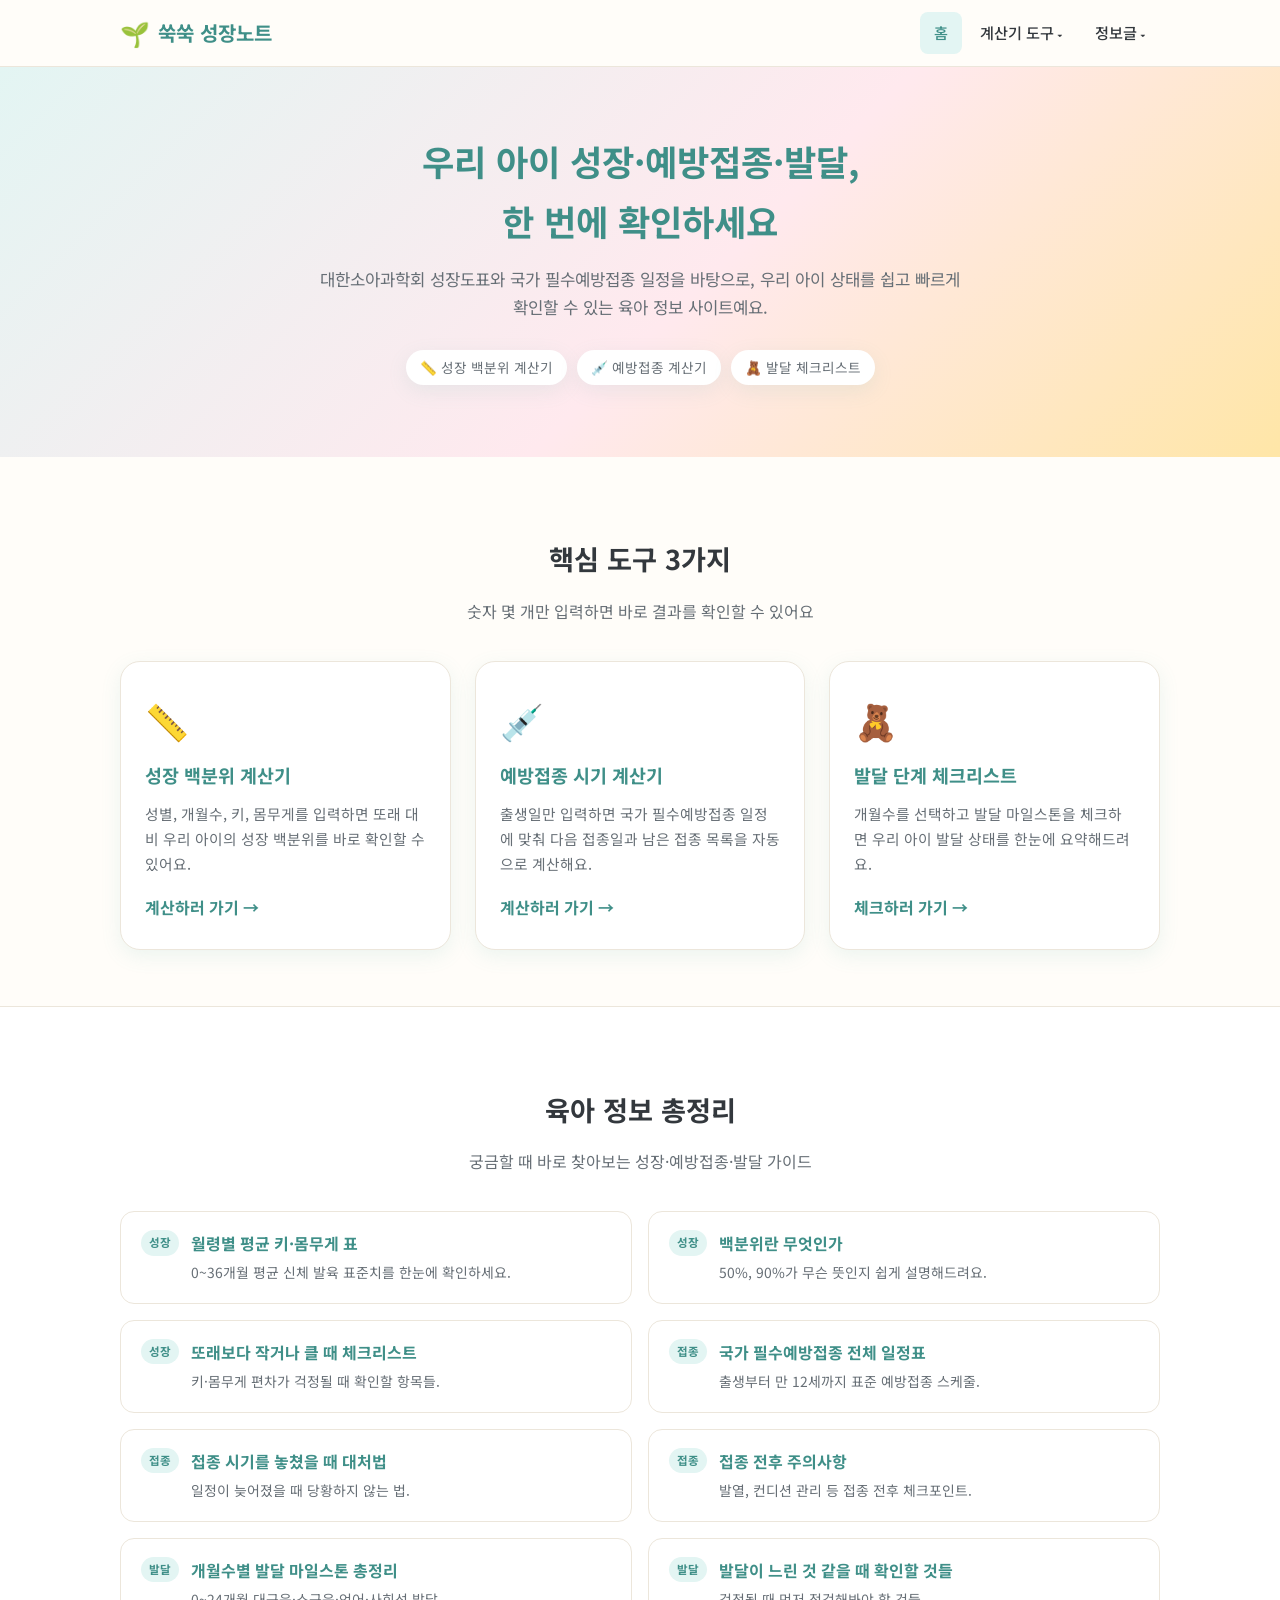
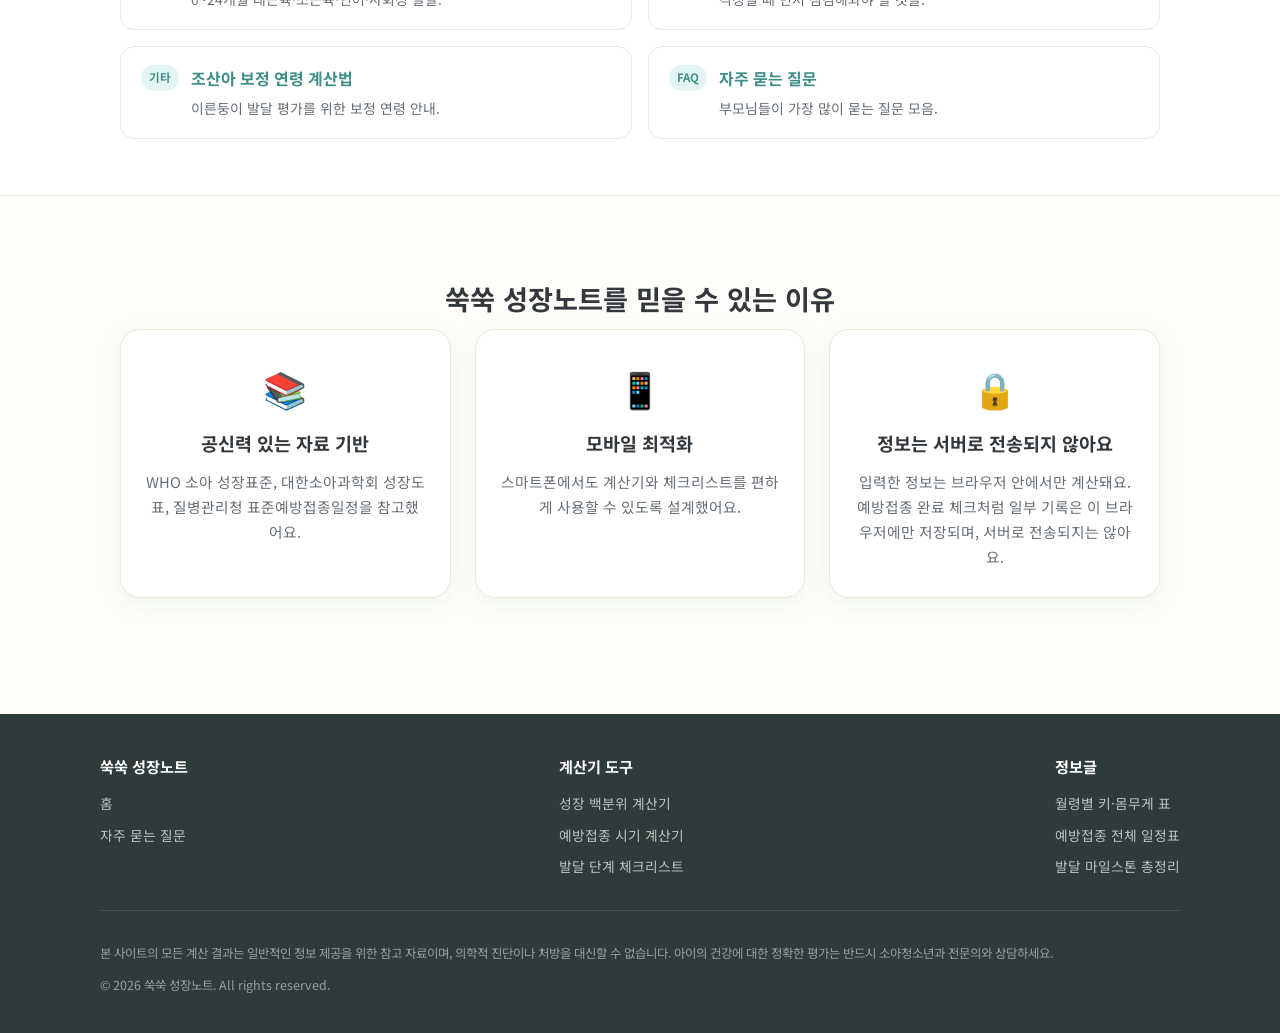
<file: index.html>
<!DOCTYPE html>
<html lang="ko">
<head>
<meta charset="UTF-8" />
<meta name="viewport" content="width=device-width, initial-scale=1.0" />
<title>쑥쑥 성장노트 | 우리 아이 성장·예방접종·발달 한눈에 확인</title>
<meta name="description" content="성장 백분위 계산기, 예방접종 시기 계산기, 발달 단계 체크리스트까지 - 우리 아이의 성장, 예방접종, 발달을 한 번에 확인할 수 있는 육아 정보 사이트, 쑥쑥 성장노트." />
<meta name="keywords" content="성장백분위,성장곡선,예방접종일정,영유아발달,월령별키몸무게,육아정보" />
<link rel="canonical" href="https://baby-growth-site-sandy.vercel.app/" />
<meta name="google-site-verification" content="eF3uEwpm_9VqFHR4Xapnw4uBv47d_1ykwysv8-nYiNo" />
<meta name="naver-site-verification" content="320c9aa3ba9ce4688665ce5adc5b38fecca1ae31" />
<meta property="og:title" content="쑥쑥 성장노트 | 우리 아이 성장·예방접종·발달 한눈에 확인" />
<meta property="og:description" content="성장 백분위 계산기, 예방접종 계산기, 발달 체크리스트로 우리 아이 건강을 챙기세요." />
<meta property="og:type" content="website" />
<link rel="icon" href="assets/favicon.svg" type="image/svg+xml" />
<link rel="preconnect" href="https://fonts.googleapis.com" />
<link href="https://fonts.googleapis.com/css2?family=Noto+Sans+KR:wght@400;500;700;900&display=swap" rel="stylesheet" />
<link rel="stylesheet" href="css/style.css" />
</head>
<body>

<header class="site-header">
  <div class="nav-wrap">
    <a href="index.html" class="logo"><span class="emoji">🌱</span> 쑥쑥 성장노트</a>
    <button class="nav-toggle" aria-label="메뉴 열기" aria-expanded="false">☰</button>
    <nav class="main-nav">
      <a href="index.html" class="active">홈</a>
      <details class="nav-dropdown">
        <summary>계산기 도구</summary>
        <div class="dropdown-panel">
          <a href="tools/growth-calculator.html">📏 성장 백분위 계산기</a>
          <a href="tools/vaccine-calculator.html">💉 예방접종 시기 계산기</a>
          <a href="tools/development-checklist.html">🧸 발달 단계 체크리스트</a>
        </div>
      </details>
      <details class="nav-dropdown">
        <summary>정보글</summary>
        <div class="dropdown-panel">
          <div class="group-label">성장</div>
          <a href="articles/growth-table.html">월령별 평균 키·몸무게 표</a>
          <a href="articles/percentile-explained.html">백분위란 무엇인가</a>
          <a href="articles/small-or-tall-checklist.html">또래보다 작거나 클 때 체크리스트</a>
          <div class="group-label">예방접종</div>
          <a href="articles/vaccine-schedule.html">국가 필수예방접종 전체 일정표</a>
          <a href="articles/missed-vaccine.html">접종 시기를 놓쳤을 때 대처법</a>
          <a href="articles/vaccine-care.html">접종 전후 주의사항</a>
          <div class="group-label">발달</div>
          <a href="articles/development-milestones.html">개월수별 발달 마일스톤 총정리</a>
          <a href="articles/development-concerns.html">발달이 느린 것 같을 때 확인할 것들</a>
          <div class="group-label">기타</div>
          <a href="articles/corrected-age.html">조산아 보정 연령 계산법</a>
          <a href="articles/faq.html">자주 묻는 질문</a>
        </div>
      </details>
    </nav>
  </div>
</header>

<section class="hero">
  <div class="container">
    <h1>우리 아이 성장·예방접종·발달,<br />한 번에 확인하세요</h1>
    <p>대한소아과학회 성장도표와 국가 필수예방접종 일정을 바탕으로, 우리 아이 상태를 쉽고 빠르게 확인할 수 있는 육아 정보 사이트예요.</p>
    <div class="hero-badges">
      <span class="badge">📏 성장 백분위 계산기</span>
      <span class="badge">💉 예방접종 계산기</span>
      <span class="badge">🧸 발달 체크리스트</span>
    </div>
  </div>
</section>

<section id="tools">
  <div class="container">
    <h2 class="section-title">핵심 도구 3가지</h2>
    <p class="section-sub">숫자 몇 개만 입력하면 바로 결과를 확인할 수 있어요</p>
    <div class="card-grid">
      <a href="tools/growth-calculator.html" class="tool-card">
        <div class="icon">📏</div>
        <h3>성장 백분위 계산기</h3>
        <p>성별, 개월수, 키, 몸무게를 입력하면 또래 대비 우리 아이의 성장 백분위를 바로 확인할 수 있어요.</p>
        <span class="cta">계산하러 가기 →</span>
      </a>
      <a href="tools/vaccine-calculator.html" class="tool-card">
        <div class="icon">💉</div>
        <h3>예방접종 시기 계산기</h3>
        <p>출생일만 입력하면 국가 필수예방접종 일정에 맞춰 다음 접종일과 남은 접종 목록을 자동으로 계산해요.</p>
        <span class="cta">계산하러 가기 →</span>
      </a>
      <a href="tools/development-checklist.html" class="tool-card">
        <div class="icon">🧸</div>
        <h3>발달 단계 체크리스트</h3>
        <p>개월수를 선택하고 발달 마일스톤을 체크하면 우리 아이 발달 상태를 한눈에 요약해드려요.</p>
        <span class="cta">체크하러 가기 →</span>
      </a>
    </div>
  </div>
</section>

<section id="articles" style="background:var(--color-surface);border-top:1px solid var(--color-border);border-bottom:1px solid var(--color-border);">
  <div class="container">
    <h2 class="section-title">육아 정보 총정리</h2>
    <p class="section-sub">궁금할 때 바로 찾아보는 성장·예방접종·발달 가이드</p>
    <div class="article-grid">
      <a href="articles/growth-table.html" class="article-card">
        <span class="tag">성장</span>
        <div><h4>월령별 평균 키·몸무게 표</h4><p>0~36개월 평균 신체 발육 표준치를 한눈에 확인하세요.</p></div>
      </a>
      <a href="articles/percentile-explained.html" class="article-card">
        <span class="tag">성장</span>
        <div><h4>백분위란 무엇인가</h4><p>50%, 90%가 무슨 뜻인지 쉽게 설명해드려요.</p></div>
      </a>
      <a href="articles/small-or-tall-checklist.html" class="article-card">
        <span class="tag">성장</span>
        <div><h4>또래보다 작거나 클 때 체크리스트</h4><p>키·몸무게 편차가 걱정될 때 확인할 항목들.</p></div>
      </a>
      <a href="articles/vaccine-schedule.html" class="article-card">
        <span class="tag">접종</span>
        <div><h4>국가 필수예방접종 전체 일정표</h4><p>출생부터 만 12세까지 표준 예방접종 스케줄.</p></div>
      </a>
      <a href="articles/missed-vaccine.html" class="article-card">
        <span class="tag">접종</span>
        <div><h4>접종 시기를 놓쳤을 때 대처법</h4><p>일정이 늦어졌을 때 당황하지 않는 법.</p></div>
      </a>
      <a href="articles/vaccine-care.html" class="article-card">
        <span class="tag">접종</span>
        <div><h4>접종 전후 주의사항</h4><p>발열, 컨디션 관리 등 접종 전후 체크포인트.</p></div>
      </a>
      <a href="articles/development-milestones.html" class="article-card">
        <span class="tag">발달</span>
        <div><h4>개월수별 발달 마일스톤 총정리</h4><p>0~24개월 대근육·소근육·언어·사회성 발달.</p></div>
      </a>
      <a href="articles/development-concerns.html" class="article-card">
        <span class="tag">발달</span>
        <div><h4>발달이 느린 것 같을 때 확인할 것들</h4><p>걱정될 때 먼저 점검해봐야 할 것들.</p></div>
      </a>
      <a href="articles/corrected-age.html" class="article-card">
        <span class="tag">기타</span>
        <div><h4>조산아 보정 연령 계산법</h4><p>이른둥이 발달 평가를 위한 보정 연령 안내.</p></div>
      </a>
      <a href="articles/faq.html" class="article-card">
        <span class="tag">FAQ</span>
        <div><h4>자주 묻는 질문</h4><p>부모님들이 가장 많이 묻는 질문 모음.</p></div>
      </a>
    </div>
  </div>
</section>

<section>
  <div class="container text-center">
    <h2 class="section-title">쑥쑥 성장노트를 믿을 수 있는 이유</h2>
    <div class="card-grid">
      <div class="tool-card">
        <div class="icon">📚</div>
        <h3>공신력 있는 자료 기반</h3>
        <p>WHO 소아 성장표준, 대한소아과학회 성장도표, 질병관리청 표준예방접종일정을 참고했어요.</p>
      </div>
      <div class="tool-card">
        <div class="icon">📱</div>
        <h3>모바일 최적화</h3>
        <p>스마트폰에서도 계산기와 체크리스트를 편하게 사용할 수 있도록 설계했어요.</p>
      </div>
      <div class="tool-card">
        <div class="icon">🔒</div>
        <h3>정보는 서버로 전송되지 않아요</h3>
        <p>입력한 정보는 브라우저 안에서만 계산돼요. 예방접종 완료 체크처럼 일부 기록은 이 브라우저에만 저장되며, 서버로 전송되지는 않아요.</p>
      </div>
    </div>
  </div>
</section>

<footer class="site-footer">
  <div class="footer-inner">
    <div class="footer-col">
      <h5>쑥쑥 성장노트</h5>
      <a href="index.html">홈</a>
      <a href="articles/faq.html">자주 묻는 질문</a>
    </div>
    <div class="footer-col">
      <h5>계산기 도구</h5>
      <a href="tools/growth-calculator.html">성장 백분위 계산기</a>
      <a href="tools/vaccine-calculator.html">예방접종 시기 계산기</a>
      <a href="tools/development-checklist.html">발달 단계 체크리스트</a>
    </div>
    <div class="footer-col">
      <h5>정보글</h5>
      <a href="articles/growth-table.html">월령별 키·몸무게 표</a>
      <a href="articles/vaccine-schedule.html">예방접종 전체 일정표</a>
      <a href="articles/development-milestones.html">발달 마일스톤 총정리</a>
    </div>
  </div>
  <div class="footer-bottom">
    <p>본 사이트의 모든 계산 결과는 일반적인 정보 제공을 위한 참고 자료이며, 의학적 진단이나 처방을 대신할 수 없습니다. 아이의 건강에 대한 정확한 평가는 반드시 소아청소년과 전문의와 상담하세요.</p>
    <p>© <span id="year"></span> 쑥쑥 성장노트. All rights reserved.</p>
  </div>
</footer>

<script src="js/main.js"></script>
</body>
</html>
</file>
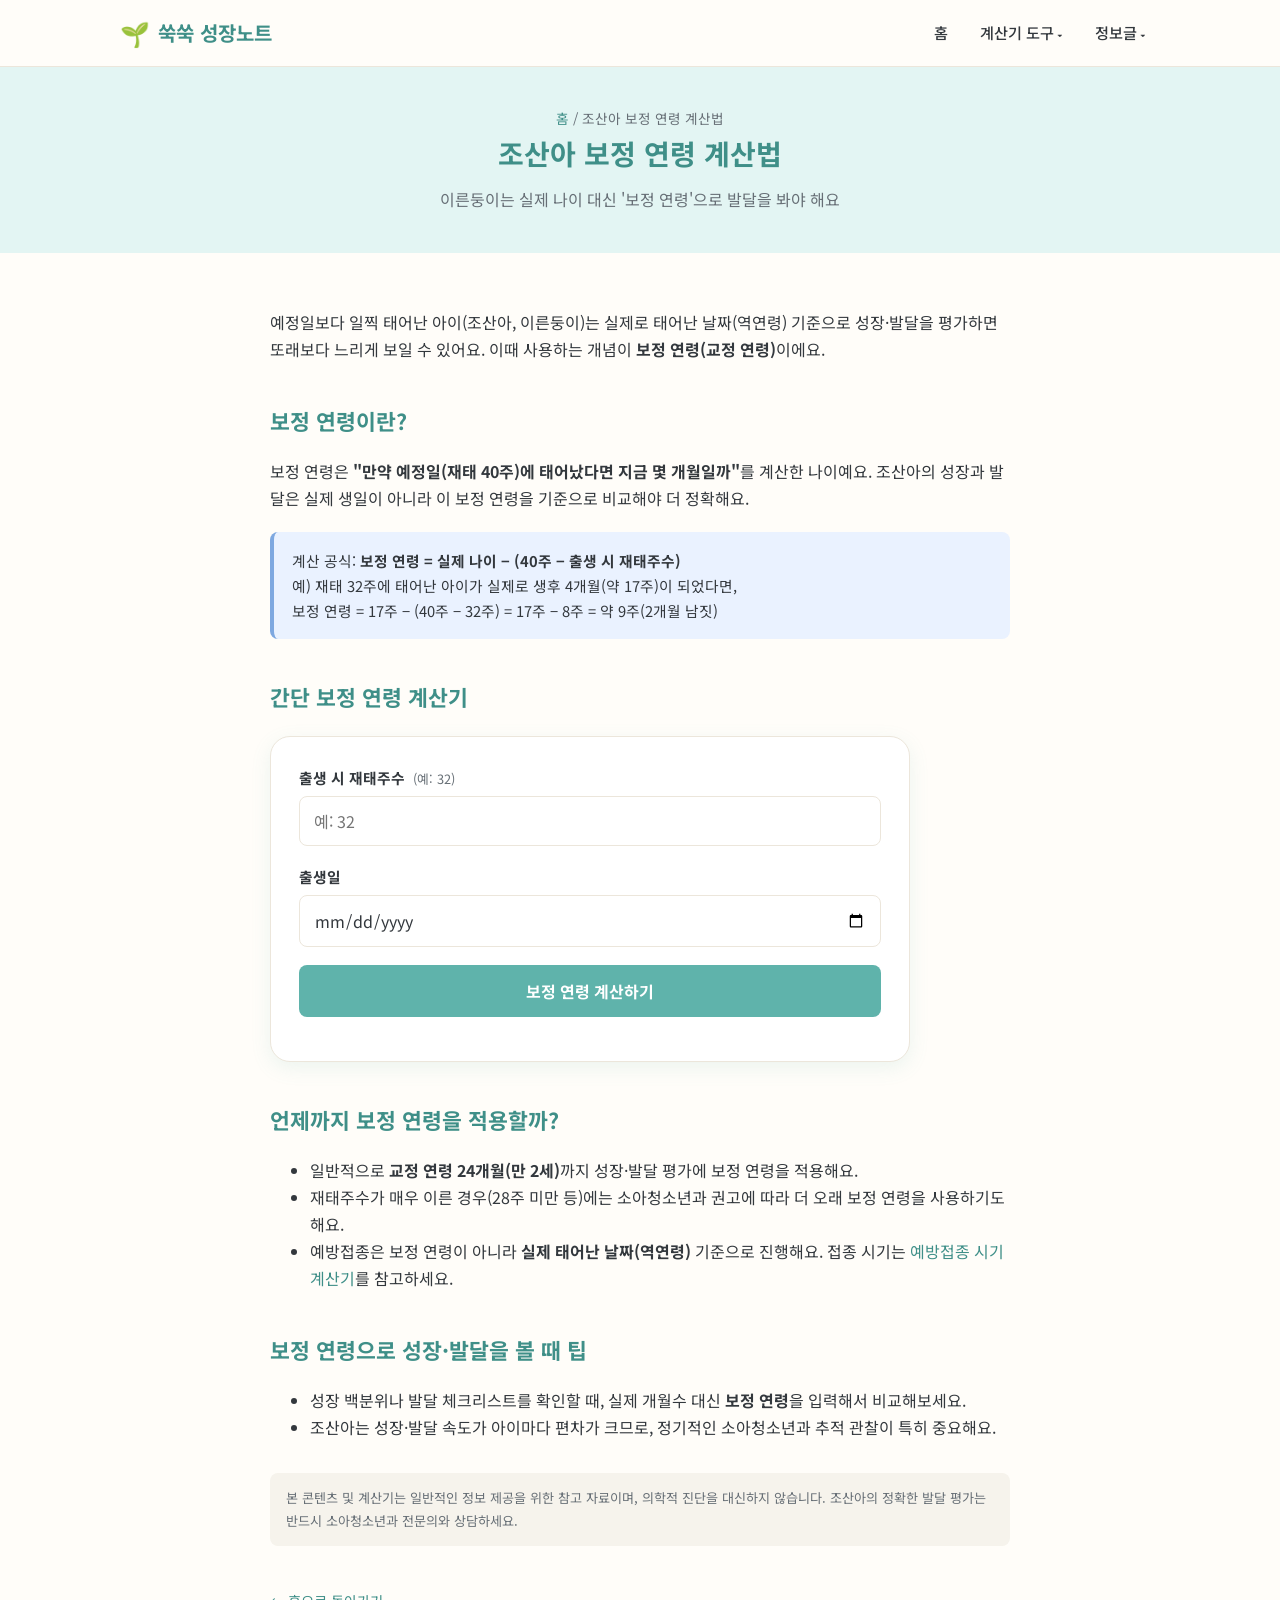
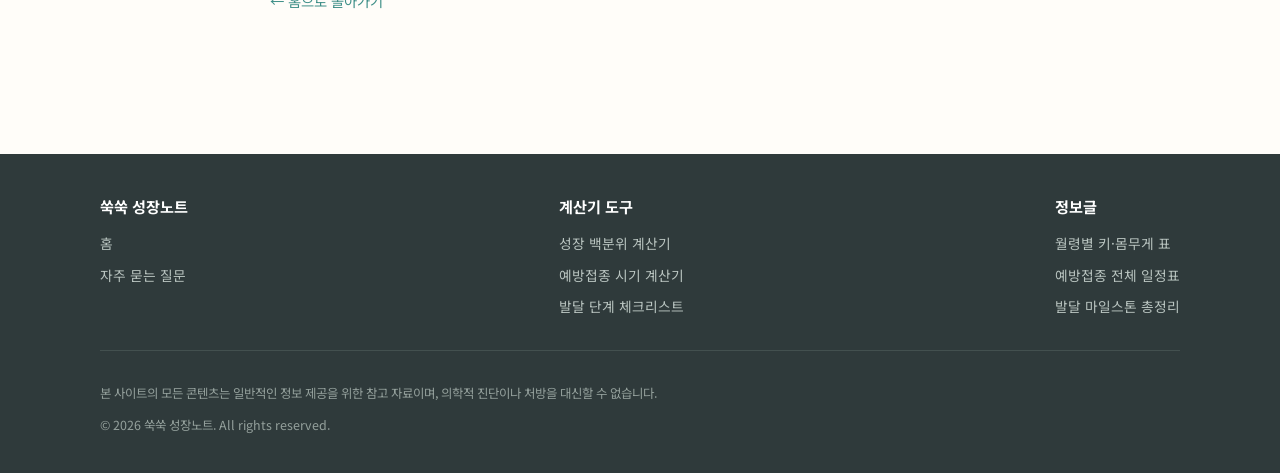
<file: articles/corrected-age.html>
<!DOCTYPE html>
<html lang="ko">
<head>
<meta charset="UTF-8" />
<meta name="viewport" content="width=device-width, initial-scale=1.0" />
<title>조산아 보정 연령 계산법 | 이른둥이 발달 평가 기준 - 쑥쑥 성장노트</title>
<meta name="description" content="조산아(이른둥이)의 발달과 성장을 평가할 때 사용하는 보정 연령 개념과 계산법을 설명하고, 간단한 보정 연령 계산기도 제공합니다." />
<meta name="keywords" content="조산아보정연령,이른둥이발달,보정연령계산법,미숙아발달" />
<link rel="canonical" href="https://baby-growth-site-sandy.vercel.app/articles/corrected-age.html" />
<link rel="icon" href="../assets/favicon.svg" type="image/svg+xml" />
<link rel="preconnect" href="https://fonts.googleapis.com" />
<link href="https://fonts.googleapis.com/css2?family=Noto+Sans+KR:wght@400;500;700;900&display=swap" rel="stylesheet" />
<link rel="stylesheet" href="../css/style.css" />
</head>
<body>

<header class="site-header">
  <div class="nav-wrap">
    <a href="../index.html" class="logo"><span class="emoji">🌱</span> 쑥쑥 성장노트</a>
    <button class="nav-toggle" aria-label="메뉴 열기" aria-expanded="false">☰</button>
    <nav class="main-nav">
      <a href="../index.html">홈</a>
      <details class="nav-dropdown">
        <summary>계산기 도구</summary>
        <div class="dropdown-panel">
          <a href="../tools/growth-calculator.html">📏 성장 백분위 계산기</a>
          <a href="../tools/vaccine-calculator.html">💉 예방접종 시기 계산기</a>
          <a href="../tools/development-checklist.html">🧸 발달 단계 체크리스트</a>
        </div>
      </details>
      <details class="nav-dropdown">
        <summary>정보글</summary>
        <div class="dropdown-panel">
          <div class="group-label">성장</div>
          <a href="growth-table.html">월령별 평균 키·몸무게 표</a>
          <a href="percentile-explained.html">백분위란 무엇인가</a>
          <a href="small-or-tall-checklist.html">또래보다 작거나 클 때 체크리스트</a>
          <div class="group-label">예방접종</div>
          <a href="vaccine-schedule.html">국가 필수예방접종 전체 일정표</a>
          <a href="missed-vaccine.html">접종 시기를 놓쳤을 때 대처법</a>
          <a href="vaccine-care.html">접종 전후 주의사항</a>
          <div class="group-label">발달</div>
          <a href="development-milestones.html">개월수별 발달 마일스톤 총정리</a>
          <a href="development-concerns.html">발달이 느린 것 같을 때 확인할 것들</a>
          <div class="group-label">기타</div>
          <a href="corrected-age.html">조산아 보정 연령 계산법</a>
          <a href="faq.html">자주 묻는 질문</a>
        </div>
      </details>
    </nav>
  </div>
</header>

<div class="page-hero">
  <div class="container">
    <p class="breadcrumb"><a href="../index.html">홈</a> / 조산아 보정 연령 계산법</p>
    <h1>조산아 보정 연령 계산법</h1>
    <p>이른둥이는 실제 나이 대신 '보정 연령'으로 발달을 봐야 해요</p>
  </div>
</div>

<div class="content-wrap">

  <p>예정일보다 일찍 태어난 아이(조산아, 이른둥이)는 실제로 태어난 날짜(역연령) 기준으로 성장·발달을 평가하면 또래보다 느리게 보일 수 있어요. 이때 사용하는 개념이 <strong>보정 연령(교정 연령)</strong>이에요.</p>

  <h2>보정 연령이란?</h2>
  <p>보정 연령은 <strong>"만약 예정일(재태 40주)에 태어났다면 지금 몇 개월일까"</strong>를 계산한 나이예요. 조산아의 성장과 발달은 실제 생일이 아니라 이 보정 연령을 기준으로 비교해야 더 정확해요.</p>

  <div class="callout info">
    계산 공식: <strong>보정 연령 = 실제 나이 − (40주 − 출생 시 재태주수)</strong><br />
    예) 재태 32주에 태어난 아이가 실제로 생후 4개월(약 17주)이 되었다면,<br />
    보정 연령 = 17주 − (40주 − 32주) = 17주 − 8주 = 약 9주(2개월 남짓)
  </div>

  <h2>간단 보정 연령 계산기</h2>
  <div class="calc-box" style="margin:20px 0;">
    <div class="form-row">
      <label for="ca-gestation">출생 시 재태주수 <span class="hint">(예: 32)</span></label>
      <input type="number" id="ca-gestation" min="20" max="39" step="1" placeholder="예: 32" />
    </div>
    <div class="form-row">
      <label for="ca-birthdate">출생일</label>
      <input type="date" id="ca-birthdate" />
    </div>
    <button type="button" class="btn" id="ca-calc-btn">보정 연령 계산하기</button>
    <div id="ca-result" style="margin-top:16px;font-weight:700;color:var(--color-primary-dark);"></div>
  </div>

  <h2>언제까지 보정 연령을 적용할까?</h2>
  <ul>
    <li>일반적으로 <strong>교정 연령 24개월(만 2세)</strong>까지 성장·발달 평가에 보정 연령을 적용해요.</li>
    <li>재태주수가 매우 이른 경우(28주 미만 등)에는 소아청소년과 권고에 따라 더 오래 보정 연령을 사용하기도 해요.</li>
    <li>예방접종은 보정 연령이 아니라 <strong>실제 태어난 날짜(역연령)</strong> 기준으로 진행해요. 접종 시기는 <a href="../tools/vaccine-calculator.html">예방접종 시기 계산기</a>를 참고하세요.</li>
  </ul>

  <h2>보정 연령으로 성장·발달을 볼 때 팁</h2>
  <ul>
    <li>성장 백분위나 발달 체크리스트를 확인할 때, 실제 개월수 대신 <strong>보정 연령</strong>을 입력해서 비교해보세요.</li>
    <li>조산아는 성장·발달 속도가 아이마다 편차가 크므로, 정기적인 소아청소년과 추적 관찰이 특히 중요해요.</li>
  </ul>

  <p class="disclaimer">본 콘텐츠 및 계산기는 일반적인 정보 제공을 위한 참고 자료이며, 의학적 진단을 대신하지 않습니다. 조산아의 정확한 발달 평가는 반드시 소아청소년과 전문의와 상담하세요.</p>

  <script>
    document.getElementById('ca-calc-btn').addEventListener('click', function () {
      var gestation = parseFloat(document.getElementById('ca-gestation').value);
      var birthInput = document.getElementById('ca-birthdate').value;
      var resultEl = document.getElementById('ca-result');

      if (!gestation || gestation < 20 || gestation > 39 || !birthInput) {
        resultEl.textContent = '재태주수(20~39)와 출생일을 정확히 입력해주세요.';
        resultEl.style.color = '#e0645f';
        return;
      }

      var birthDate = new Date(birthInput + 'T00:00:00');
      var today = new Date();
      today.setHours(0,0,0,0);

      if (birthDate > today) {
        resultEl.textContent = '출생일은 오늘 이전 날짜여야 해요.';
        resultEl.style.color = '#e0645f';
        return;
      }

      var actualDays = Math.round((today - birthDate) / (1000*60*60*24));
      var prematureDays = (40 - gestation) * 7;
      var correctedDays = actualDays - prematureDays;

      resultEl.style.color = 'var(--color-primary-dark)';

      if (correctedDays < 0) {
        resultEl.textContent = '아직 예정일 전이에요. 예정일이 지나면 보정 연령이 계산돼요.';
        return;
      }

      var correctedMonths = Math.floor(correctedDays / 30.44);
      var correctedRemDays = Math.round(correctedDays - correctedMonths * 30.44);
      resultEl.textContent = '실제 나이 ' + actualDays + '일 중, 보정 연령은 약 ' + correctedMonths + '개월 ' + correctedRemDays + '일이에요.';
    });
  </script>

  <a class="back-link" href="../index.html">← 홈으로 돌아가기</a>
</div>

<footer class="site-footer">
  <div class="footer-inner">
    <div class="footer-col">
      <h5>쑥쑥 성장노트</h5>
      <a href="../index.html">홈</a>
      <a href="faq.html">자주 묻는 질문</a>
    </div>
    <div class="footer-col">
      <h5>계산기 도구</h5>
      <a href="../tools/growth-calculator.html">성장 백분위 계산기</a>
      <a href="../tools/vaccine-calculator.html">예방접종 시기 계산기</a>
      <a href="../tools/development-checklist.html">발달 단계 체크리스트</a>
    </div>
    <div class="footer-col">
      <h5>정보글</h5>
      <a href="growth-table.html">월령별 키·몸무게 표</a>
      <a href="vaccine-schedule.html">예방접종 전체 일정표</a>
      <a href="development-milestones.html">발달 마일스톤 총정리</a>
    </div>
  </div>
  <div class="footer-bottom">
    <p>본 사이트의 모든 콘텐츠는 일반적인 정보 제공을 위한 참고 자료이며, 의학적 진단이나 처방을 대신할 수 없습니다.</p>
    <p>© <span id="year"></span> 쑥쑥 성장노트. All rights reserved.</p>
  </div>
</footer>

<script src="../js/main.js"></script>
</body>
</html>
</file>
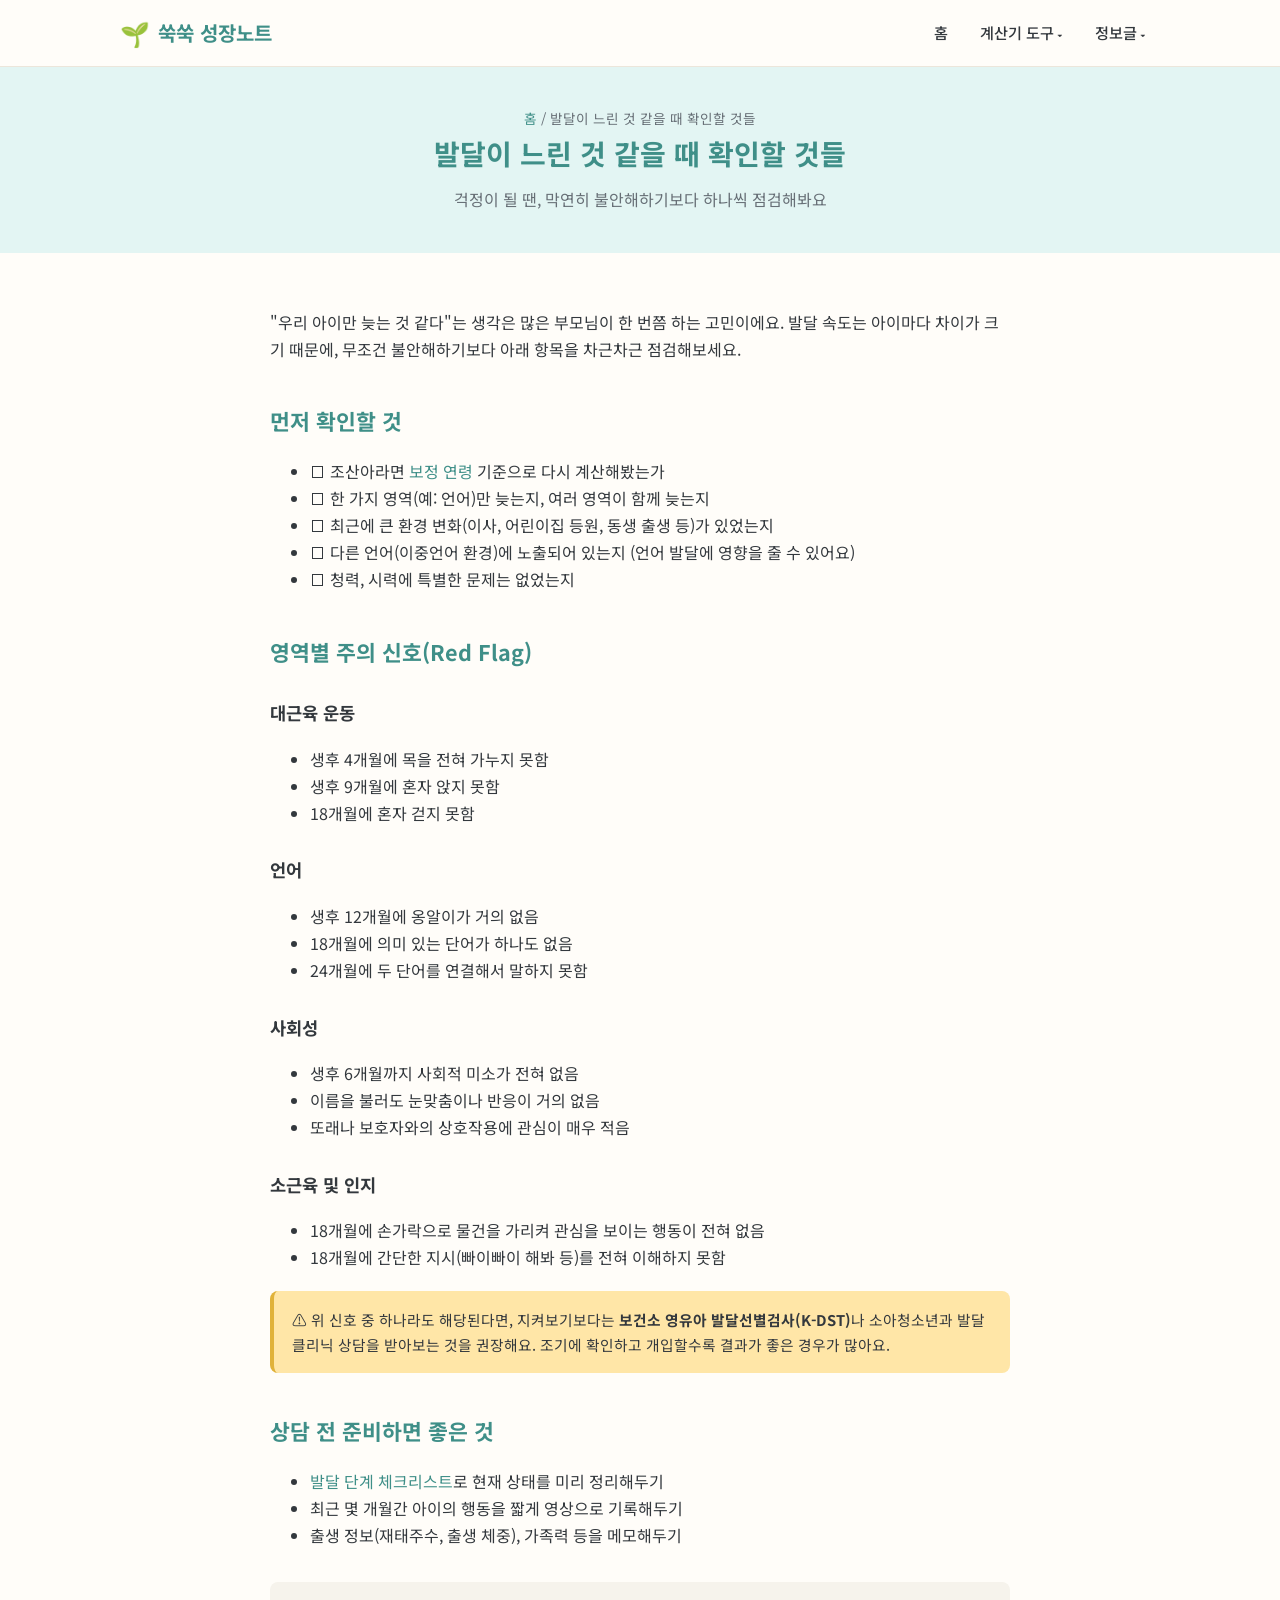
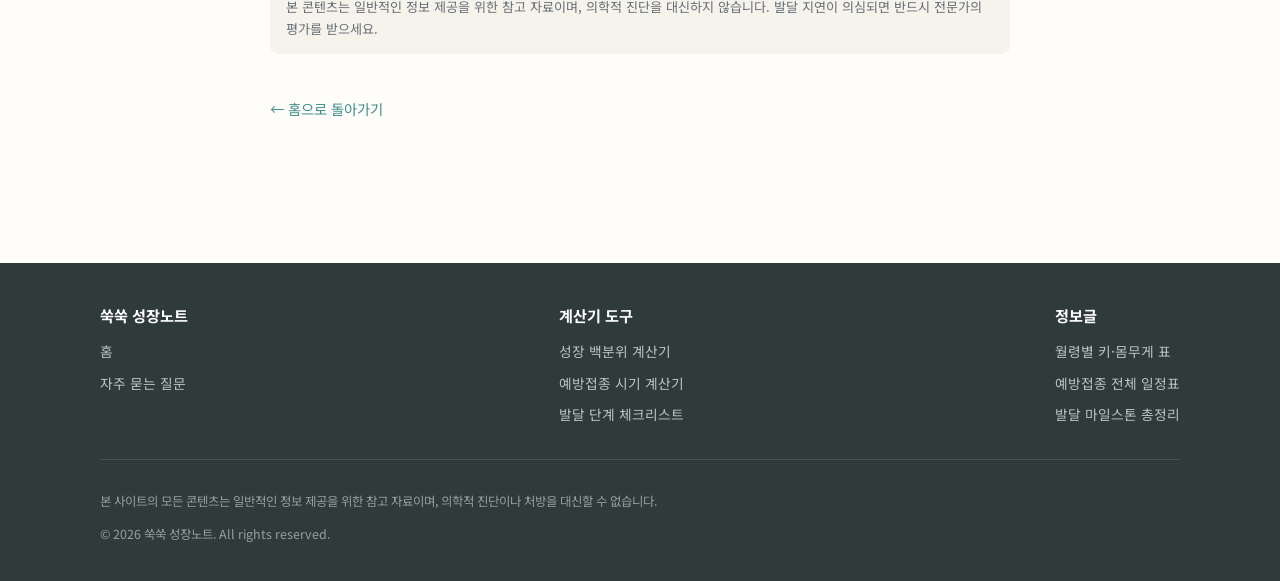
<file: articles/development-concerns.html>
<!DOCTYPE html>
<html lang="ko">
<head>
<meta charset="UTF-8" />
<meta name="viewport" content="width=device-width, initial-scale=1.0" />
<title>발달이 느린 것 같을 때 확인할 것들 | 쑥쑥 성장노트</title>
<meta name="description" content="아이의 발달이 또래보다 느린 것 같아 걱정될 때 먼저 확인해야 할 사항과 전문 상담이 필요한 위험 신호(red flag)를 정리했습니다." />
<meta name="keywords" content="발달지연,발달지연신호,아이발달느림,언어발달지연,운동발달지연" />
<link rel="canonical" href="https://baby-growth-site-sandy.vercel.app/articles/development-concerns.html" />
<link rel="icon" href="../assets/favicon.svg" type="image/svg+xml" />
<link rel="preconnect" href="https://fonts.googleapis.com" />
<link href="https://fonts.googleapis.com/css2?family=Noto+Sans+KR:wght@400;500;700;900&display=swap" rel="stylesheet" />
<link rel="stylesheet" href="../css/style.css" />
</head>
<body>

<header class="site-header">
  <div class="nav-wrap">
    <a href="../index.html" class="logo"><span class="emoji">🌱</span> 쑥쑥 성장노트</a>
    <button class="nav-toggle" aria-label="메뉴 열기" aria-expanded="false">☰</button>
    <nav class="main-nav">
      <a href="../index.html">홈</a>
      <details class="nav-dropdown">
        <summary>계산기 도구</summary>
        <div class="dropdown-panel">
          <a href="../tools/growth-calculator.html">📏 성장 백분위 계산기</a>
          <a href="../tools/vaccine-calculator.html">💉 예방접종 시기 계산기</a>
          <a href="../tools/development-checklist.html">🧸 발달 단계 체크리스트</a>
        </div>
      </details>
      <details class="nav-dropdown">
        <summary>정보글</summary>
        <div class="dropdown-panel">
          <div class="group-label">성장</div>
          <a href="growth-table.html">월령별 평균 키·몸무게 표</a>
          <a href="percentile-explained.html">백분위란 무엇인가</a>
          <a href="small-or-tall-checklist.html">또래보다 작거나 클 때 체크리스트</a>
          <div class="group-label">예방접종</div>
          <a href="vaccine-schedule.html">국가 필수예방접종 전체 일정표</a>
          <a href="missed-vaccine.html">접종 시기를 놓쳤을 때 대처법</a>
          <a href="vaccine-care.html">접종 전후 주의사항</a>
          <div class="group-label">발달</div>
          <a href="development-milestones.html">개월수별 발달 마일스톤 총정리</a>
          <a href="development-concerns.html">발달이 느린 것 같을 때 확인할 것들</a>
          <div class="group-label">기타</div>
          <a href="corrected-age.html">조산아 보정 연령 계산법</a>
          <a href="faq.html">자주 묻는 질문</a>
        </div>
      </details>
    </nav>
  </div>
</header>

<div class="page-hero">
  <div class="container">
    <p class="breadcrumb"><a href="../index.html">홈</a> / 발달이 느린 것 같을 때 확인할 것들</p>
    <h1>발달이 느린 것 같을 때 확인할 것들</h1>
    <p>걱정이 될 땐, 막연히 불안해하기보다 하나씩 점검해봐요</p>
  </div>
</div>

<div class="content-wrap">

  <p>"우리 아이만 늦는 것 같다"는 생각은 많은 부모님이 한 번쯤 하는 고민이에요. 발달 속도는 아이마다 차이가 크기 때문에, 무조건 불안해하기보다 아래 항목을 차근차근 점검해보세요.</p>

  <h2>먼저 확인할 것</h2>
  <ul>
    <li>☐ 조산아라면 <a href="corrected-age.html">보정 연령</a> 기준으로 다시 계산해봤는가</li>
    <li>☐ 한 가지 영역(예: 언어)만 늦는지, 여러 영역이 함께 늦는지</li>
    <li>☐ 최근에 큰 환경 변화(이사, 어린이집 등원, 동생 출생 등)가 있었는지</li>
    <li>☐ 다른 언어(이중언어 환경)에 노출되어 있는지 (언어 발달에 영향을 줄 수 있어요)</li>
    <li>☐ 청력, 시력에 특별한 문제는 없었는지</li>
  </ul>

  <h2>영역별 주의 신호(Red Flag)</h2>
  <h3>대근육 운동</h3>
  <ul>
    <li>생후 4개월에 목을 전혀 가누지 못함</li>
    <li>생후 9개월에 혼자 앉지 못함</li>
    <li>18개월에 혼자 걷지 못함</li>
  </ul>
  <h3>언어</h3>
  <ul>
    <li>생후 12개월에 옹알이가 거의 없음</li>
    <li>18개월에 의미 있는 단어가 하나도 없음</li>
    <li>24개월에 두 단어를 연결해서 말하지 못함</li>
  </ul>
  <h3>사회성</h3>
  <ul>
    <li>생후 6개월까지 사회적 미소가 전혀 없음</li>
    <li>이름을 불러도 눈맞춤이나 반응이 거의 없음</li>
    <li>또래나 보호자와의 상호작용에 관심이 매우 적음</li>
  </ul>
  <h3>소근육 및 인지</h3>
  <ul>
    <li>18개월에 손가락으로 물건을 가리켜 관심을 보이는 행동이 전혀 없음</li>
    <li>18개월에 간단한 지시(빠이빠이 해봐 등)를 전혀 이해하지 못함</li>
  </ul>

  <div class="callout warn">
    ⚠️ 위 신호 중 하나라도 해당된다면, 지켜보기보다는 <strong>보건소 영유아 발달선별검사(K-DST)</strong>나 소아청소년과 발달 클리닉 상담을 받아보는 것을 권장해요. 조기에 확인하고 개입할수록 결과가 좋은 경우가 많아요.
  </div>

  <h2>상담 전 준비하면 좋은 것</h2>
  <ul>
    <li><a href="../tools/development-checklist.html">발달 단계 체크리스트</a>로 현재 상태를 미리 정리해두기</li>
    <li>최근 몇 개월간 아이의 행동을 짧게 영상으로 기록해두기</li>
    <li>출생 정보(재태주수, 출생 체중), 가족력 등을 메모해두기</li>
  </ul>

  <p class="disclaimer">본 콘텐츠는 일반적인 정보 제공을 위한 참고 자료이며, 의학적 진단을 대신하지 않습니다. 발달 지연이 의심되면 반드시 전문가의 평가를 받으세요.</p>

  <a class="back-link" href="../index.html">← 홈으로 돌아가기</a>
</div>

<footer class="site-footer">
  <div class="footer-inner">
    <div class="footer-col">
      <h5>쑥쑥 성장노트</h5>
      <a href="../index.html">홈</a>
      <a href="faq.html">자주 묻는 질문</a>
    </div>
    <div class="footer-col">
      <h5>계산기 도구</h5>
      <a href="../tools/growth-calculator.html">성장 백분위 계산기</a>
      <a href="../tools/vaccine-calculator.html">예방접종 시기 계산기</a>
      <a href="../tools/development-checklist.html">발달 단계 체크리스트</a>
    </div>
    <div class="footer-col">
      <h5>정보글</h5>
      <a href="growth-table.html">월령별 키·몸무게 표</a>
      <a href="vaccine-schedule.html">예방접종 전체 일정표</a>
      <a href="development-milestones.html">발달 마일스톤 총정리</a>
    </div>
  </div>
  <div class="footer-bottom">
    <p>본 사이트의 모든 콘텐츠는 일반적인 정보 제공을 위한 참고 자료이며, 의학적 진단이나 처방을 대신할 수 없습니다.</p>
    <p>© <span id="year"></span> 쑥쑥 성장노트. All rights reserved.</p>
  </div>
</footer>

<script src="../js/main.js"></script>
</body>
</html>
</file>
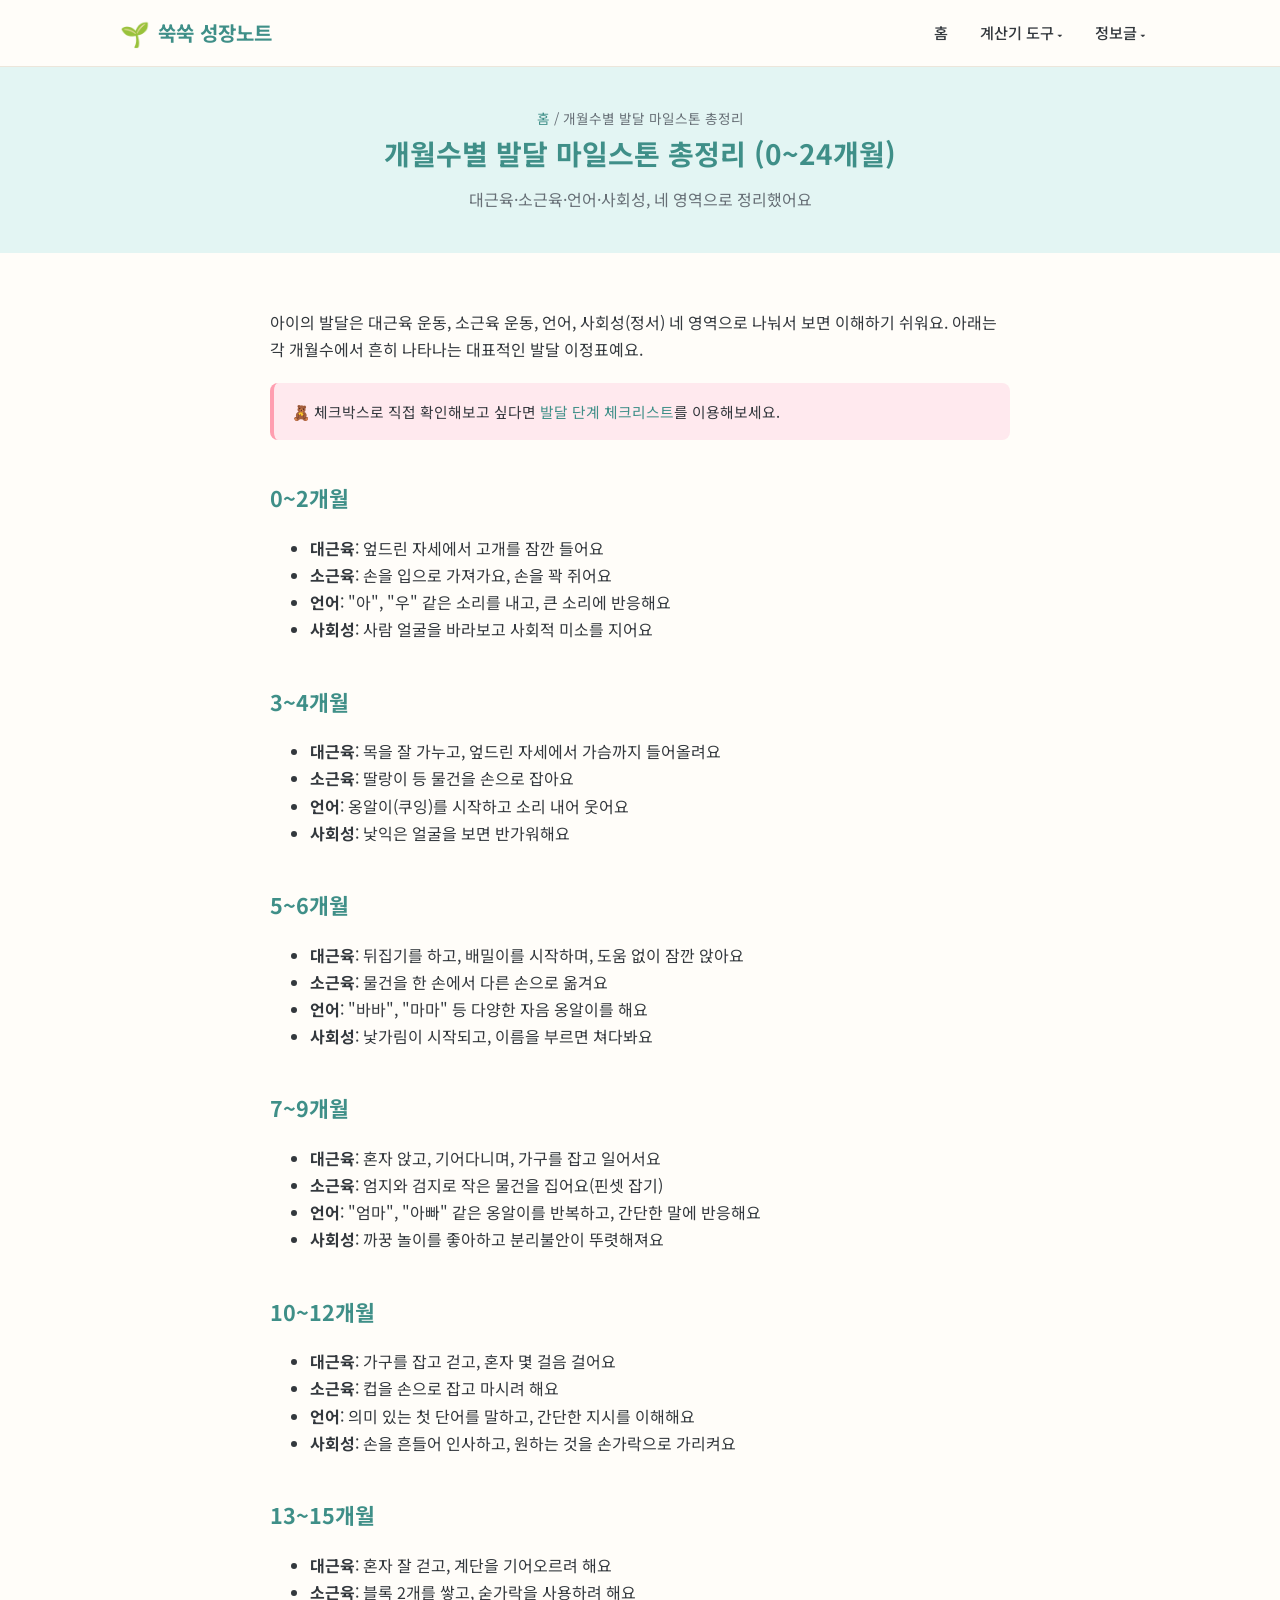
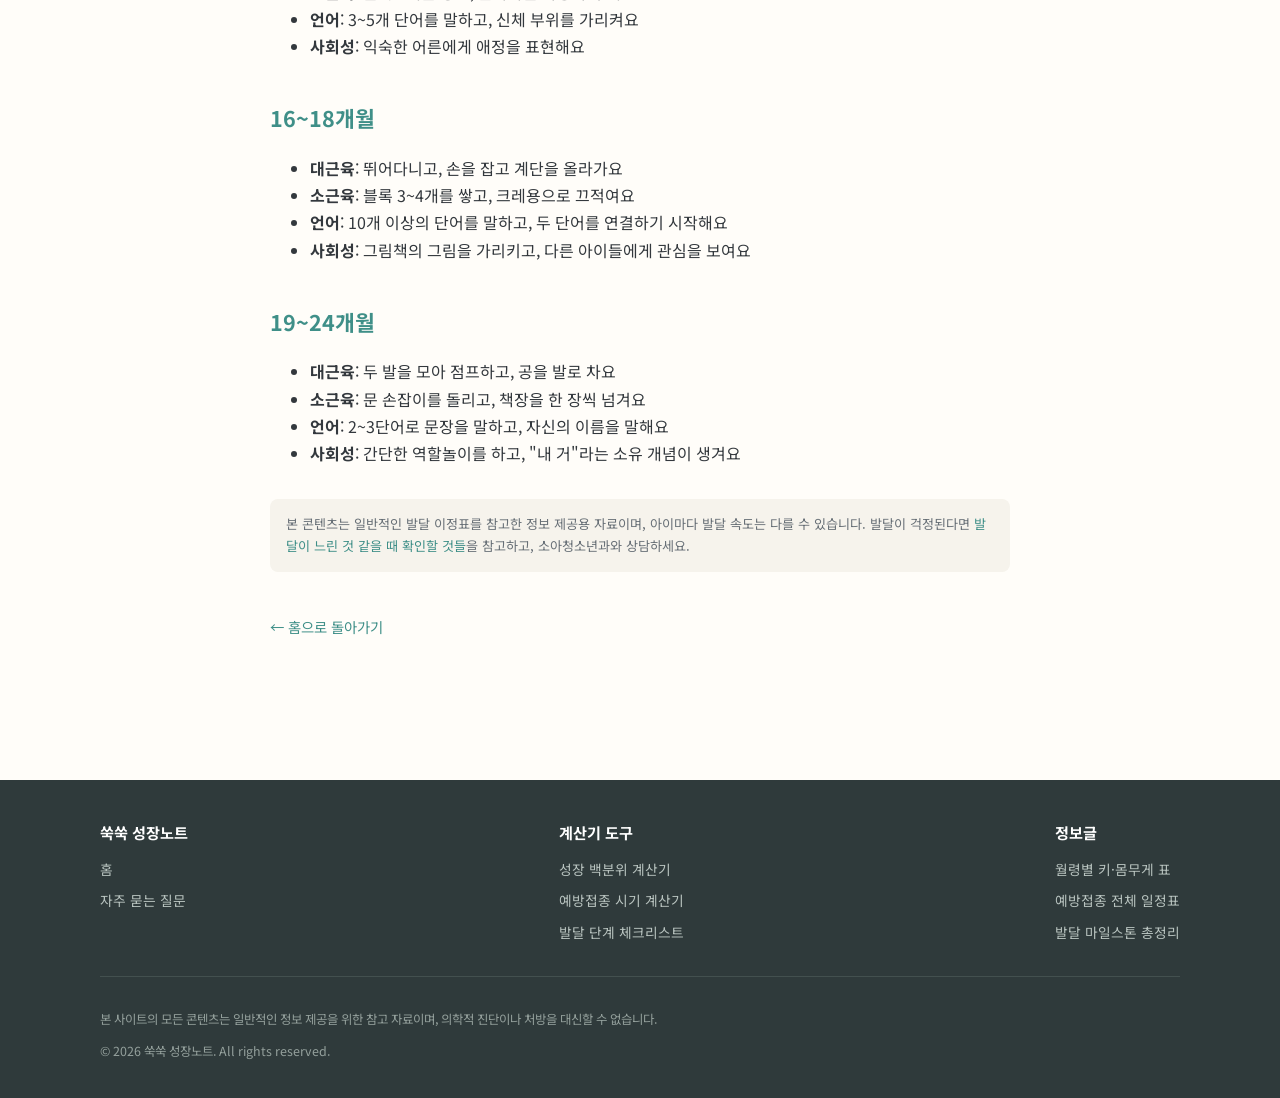
<file: articles/development-milestones.html>
<!DOCTYPE html>
<html lang="ko">
<head>
<meta charset="UTF-8" />
<meta name="viewport" content="width=device-width, initial-scale=1.0" />
<title>개월수별 발달 마일스톤 총정리 (0~24개월) | 쑥쑥 성장노트</title>
<meta name="description" content="0개월부터 24개월까지 대근육, 소근육, 언어, 사회성 영역별 발달 마일스톤을 월령별로 총정리했습니다." />
<meta name="keywords" content="발달마일스톤,월령별발달,영유아발달단계,아기뒤집기,아기옹알이,아기걷기" />
<link rel="canonical" href="https://baby-growth-site-sandy.vercel.app/articles/development-milestones.html" />
<link rel="icon" href="../assets/favicon.svg" type="image/svg+xml" />
<link rel="preconnect" href="https://fonts.googleapis.com" />
<link href="https://fonts.googleapis.com/css2?family=Noto+Sans+KR:wght@400;500;700;900&display=swap" rel="stylesheet" />
<link rel="stylesheet" href="../css/style.css" />
</head>
<body>

<header class="site-header">
  <div class="nav-wrap">
    <a href="../index.html" class="logo"><span class="emoji">🌱</span> 쑥쑥 성장노트</a>
    <button class="nav-toggle" aria-label="메뉴 열기" aria-expanded="false">☰</button>
    <nav class="main-nav">
      <a href="../index.html">홈</a>
      <details class="nav-dropdown">
        <summary>계산기 도구</summary>
        <div class="dropdown-panel">
          <a href="../tools/growth-calculator.html">📏 성장 백분위 계산기</a>
          <a href="../tools/vaccine-calculator.html">💉 예방접종 시기 계산기</a>
          <a href="../tools/development-checklist.html">🧸 발달 단계 체크리스트</a>
        </div>
      </details>
      <details class="nav-dropdown">
        <summary>정보글</summary>
        <div class="dropdown-panel">
          <div class="group-label">성장</div>
          <a href="growth-table.html">월령별 평균 키·몸무게 표</a>
          <a href="percentile-explained.html">백분위란 무엇인가</a>
          <a href="small-or-tall-checklist.html">또래보다 작거나 클 때 체크리스트</a>
          <div class="group-label">예방접종</div>
          <a href="vaccine-schedule.html">국가 필수예방접종 전체 일정표</a>
          <a href="missed-vaccine.html">접종 시기를 놓쳤을 때 대처법</a>
          <a href="vaccine-care.html">접종 전후 주의사항</a>
          <div class="group-label">발달</div>
          <a href="development-milestones.html">개월수별 발달 마일스톤 총정리</a>
          <a href="development-concerns.html">발달이 느린 것 같을 때 확인할 것들</a>
          <div class="group-label">기타</div>
          <a href="corrected-age.html">조산아 보정 연령 계산법</a>
          <a href="faq.html">자주 묻는 질문</a>
        </div>
      </details>
    </nav>
  </div>
</header>

<div class="page-hero">
  <div class="container">
    <p class="breadcrumb"><a href="../index.html">홈</a> / 개월수별 발달 마일스톤 총정리</p>
    <h1>개월수별 발달 마일스톤 총정리 (0~24개월)</h1>
    <p>대근육·소근육·언어·사회성, 네 영역으로 정리했어요</p>
  </div>
</div>

<div class="content-wrap">

  <p>아이의 발달은 대근육 운동, 소근육 운동, 언어, 사회성(정서) 네 영역으로 나눠서 보면 이해하기 쉬워요. 아래는 각 개월수에서 흔히 나타나는 대표적인 발달 이정표예요.</p>

  <div class="callout">
    🧸 체크박스로 직접 확인해보고 싶다면 <a href="../tools/development-checklist.html">발달 단계 체크리스트</a>를 이용해보세요.
  </div>

  <h2>0~2개월</h2>
  <ul>
    <li><strong>대근육</strong>: 엎드린 자세에서 고개를 잠깐 들어요</li>
    <li><strong>소근육</strong>: 손을 입으로 가져가요, 손을 꽉 쥐어요</li>
    <li><strong>언어</strong>: "아", "우" 같은 소리를 내고, 큰 소리에 반응해요</li>
    <li><strong>사회성</strong>: 사람 얼굴을 바라보고 사회적 미소를 지어요</li>
  </ul>

  <h2>3~4개월</h2>
  <ul>
    <li><strong>대근육</strong>: 목을 잘 가누고, 엎드린 자세에서 가슴까지 들어올려요</li>
    <li><strong>소근육</strong>: 딸랑이 등 물건을 손으로 잡아요</li>
    <li><strong>언어</strong>: 옹알이(쿠잉)를 시작하고 소리 내어 웃어요</li>
    <li><strong>사회성</strong>: 낯익은 얼굴을 보면 반가워해요</li>
  </ul>

  <h2>5~6개월</h2>
  <ul>
    <li><strong>대근육</strong>: 뒤집기를 하고, 배밀이를 시작하며, 도움 없이 잠깐 앉아요</li>
    <li><strong>소근육</strong>: 물건을 한 손에서 다른 손으로 옮겨요</li>
    <li><strong>언어</strong>: "바바", "마마" 등 다양한 자음 옹알이를 해요</li>
    <li><strong>사회성</strong>: 낯가림이 시작되고, 이름을 부르면 쳐다봐요</li>
  </ul>

  <h2>7~9개월</h2>
  <ul>
    <li><strong>대근육</strong>: 혼자 앉고, 기어다니며, 가구를 잡고 일어서요</li>
    <li><strong>소근육</strong>: 엄지와 검지로 작은 물건을 집어요(핀셋 잡기)</li>
    <li><strong>언어</strong>: "엄마", "아빠" 같은 옹알이를 반복하고, 간단한 말에 반응해요</li>
    <li><strong>사회성</strong>: 까꿍 놀이를 좋아하고 분리불안이 뚜렷해져요</li>
  </ul>

  <h2>10~12개월</h2>
  <ul>
    <li><strong>대근육</strong>: 가구를 잡고 걷고, 혼자 몇 걸음 걸어요</li>
    <li><strong>소근육</strong>: 컵을 손으로 잡고 마시려 해요</li>
    <li><strong>언어</strong>: 의미 있는 첫 단어를 말하고, 간단한 지시를 이해해요</li>
    <li><strong>사회성</strong>: 손을 흔들어 인사하고, 원하는 것을 손가락으로 가리켜요</li>
  </ul>

  <h2>13~15개월</h2>
  <ul>
    <li><strong>대근육</strong>: 혼자 잘 걷고, 계단을 기어오르려 해요</li>
    <li><strong>소근육</strong>: 블록 2개를 쌓고, 숟가락을 사용하려 해요</li>
    <li><strong>언어</strong>: 3~5개 단어를 말하고, 신체 부위를 가리켜요</li>
    <li><strong>사회성</strong>: 익숙한 어른에게 애정을 표현해요</li>
  </ul>

  <h2>16~18개월</h2>
  <ul>
    <li><strong>대근육</strong>: 뛰어다니고, 손을 잡고 계단을 올라가요</li>
    <li><strong>소근육</strong>: 블록 3~4개를 쌓고, 크레용으로 끄적여요</li>
    <li><strong>언어</strong>: 10개 이상의 단어를 말하고, 두 단어를 연결하기 시작해요</li>
    <li><strong>사회성</strong>: 그림책의 그림을 가리키고, 다른 아이들에게 관심을 보여요</li>
  </ul>

  <h2>19~24개월</h2>
  <ul>
    <li><strong>대근육</strong>: 두 발을 모아 점프하고, 공을 발로 차요</li>
    <li><strong>소근육</strong>: 문 손잡이를 돌리고, 책장을 한 장씩 넘겨요</li>
    <li><strong>언어</strong>: 2~3단어로 문장을 말하고, 자신의 이름을 말해요</li>
    <li><strong>사회성</strong>: 간단한 역할놀이를 하고, "내 거"라는 소유 개념이 생겨요</li>
  </ul>

  <p class="disclaimer">본 콘텐츠는 일반적인 발달 이정표를 참고한 정보 제공용 자료이며, 아이마다 발달 속도는 다를 수 있습니다. 발달이 걱정된다면 <a href="development-concerns.html">발달이 느린 것 같을 때 확인할 것들</a>을 참고하고, 소아청소년과와 상담하세요.</p>

  <a class="back-link" href="../index.html">← 홈으로 돌아가기</a>
</div>

<footer class="site-footer">
  <div class="footer-inner">
    <div class="footer-col">
      <h5>쑥쑥 성장노트</h5>
      <a href="../index.html">홈</a>
      <a href="faq.html">자주 묻는 질문</a>
    </div>
    <div class="footer-col">
      <h5>계산기 도구</h5>
      <a href="../tools/growth-calculator.html">성장 백분위 계산기</a>
      <a href="../tools/vaccine-calculator.html">예방접종 시기 계산기</a>
      <a href="../tools/development-checklist.html">발달 단계 체크리스트</a>
    </div>
    <div class="footer-col">
      <h5>정보글</h5>
      <a href="growth-table.html">월령별 키·몸무게 표</a>
      <a href="vaccine-schedule.html">예방접종 전체 일정표</a>
      <a href="development-milestones.html">발달 마일스톤 총정리</a>
    </div>
  </div>
  <div class="footer-bottom">
    <p>본 사이트의 모든 콘텐츠는 일반적인 정보 제공을 위한 참고 자료이며, 의학적 진단이나 처방을 대신할 수 없습니다.</p>
    <p>© <span id="year"></span> 쑥쑥 성장노트. All rights reserved.</p>
  </div>
</footer>

<script src="../js/main.js"></script>
</body>
</html>
</file>
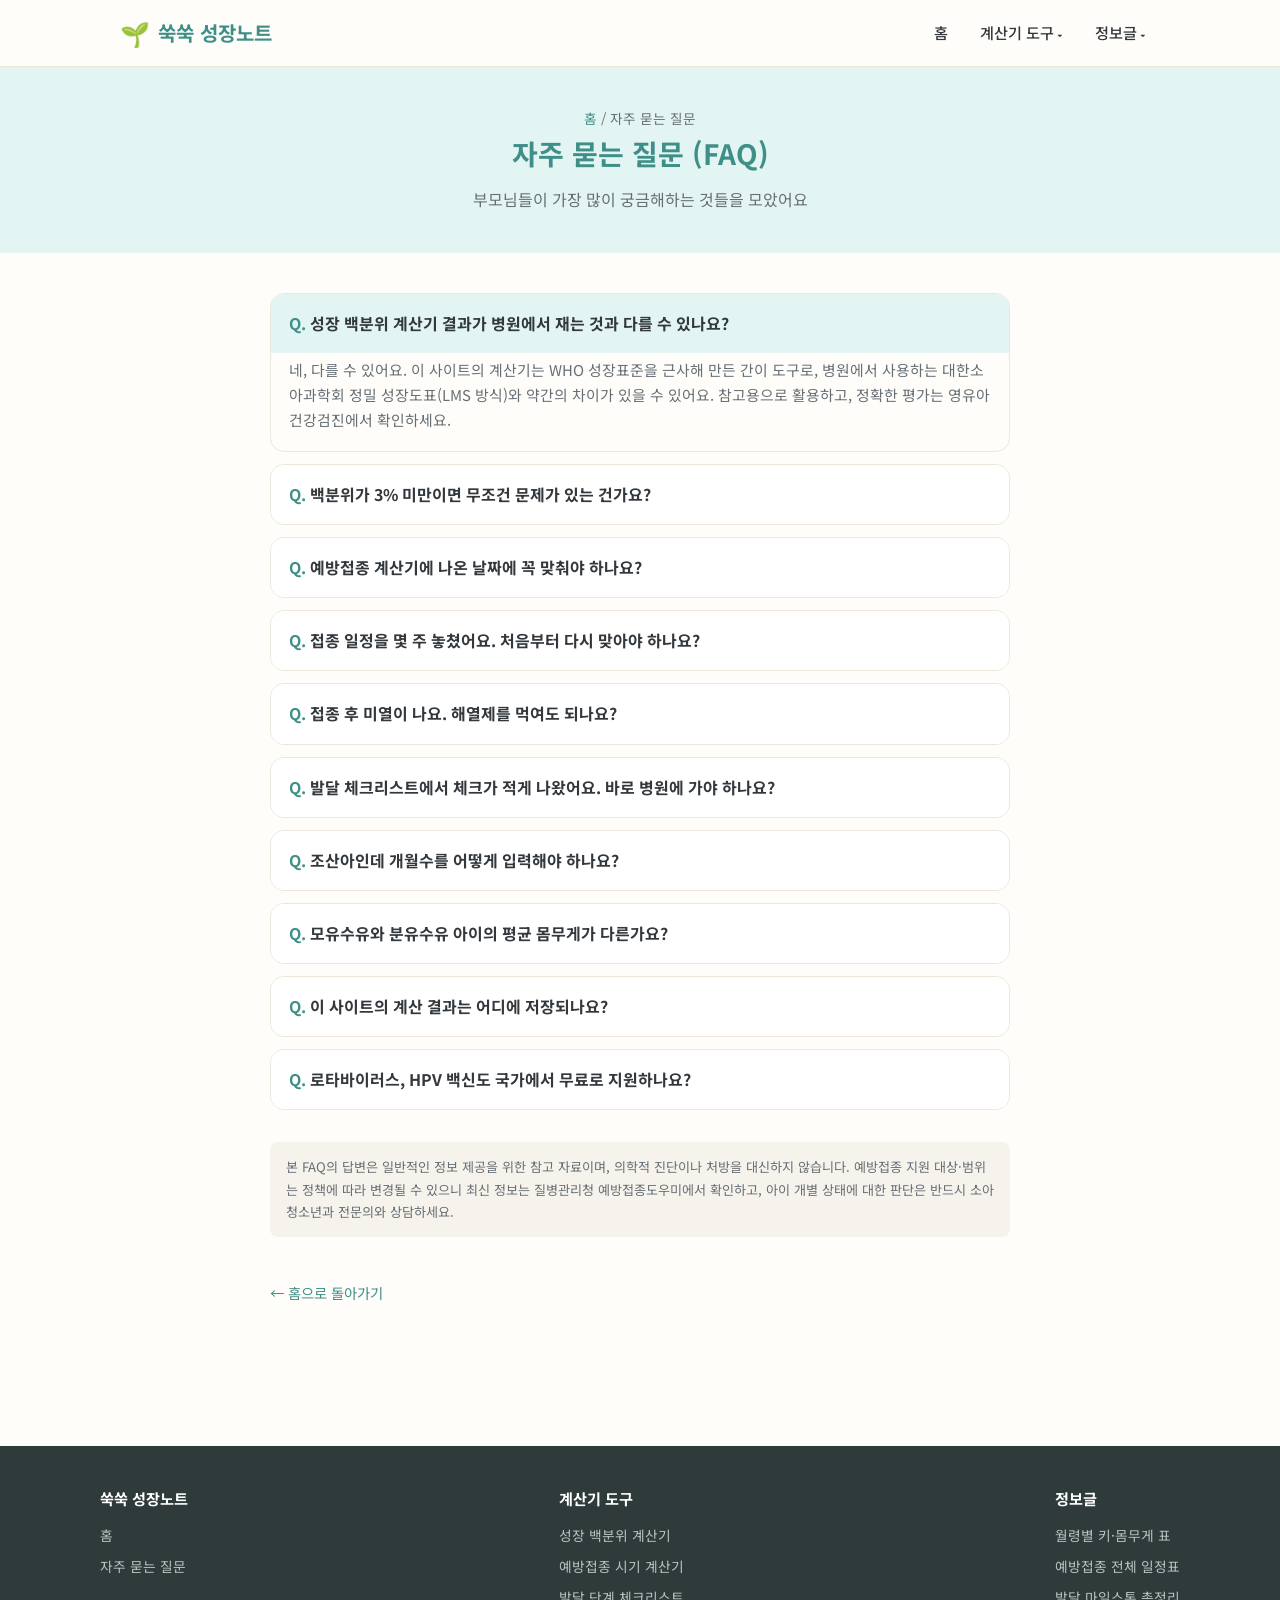
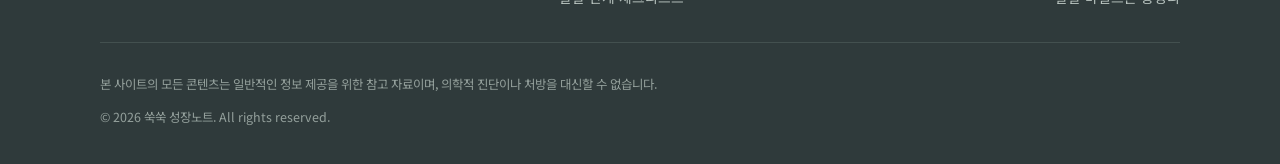
<file: articles/faq.html>
<!DOCTYPE html>
<html lang="ko">
<head>
<meta charset="UTF-8" />
<meta name="viewport" content="width=device-width, initial-scale=1.0" />
<title>자주 묻는 질문 (FAQ) | 성장·예방접종·발달 궁금증 - 쑥쑥 성장노트</title>
<meta name="description" content="성장 백분위, 예방접종 일정, 발달 체크리스트와 관련해 부모님들이 자주 묻는 질문과 답변을 모았습니다." />
<meta name="keywords" content="육아FAQ,예방접종질문,성장질문,발달질문" />
<link rel="canonical" href="https://baby-growth-site-sandy.vercel.app/articles/faq.html" />
<link rel="icon" href="../assets/favicon.svg" type="image/svg+xml" />
<link rel="preconnect" href="https://fonts.googleapis.com" />
<link href="https://fonts.googleapis.com/css2?family=Noto+Sans+KR:wght@400;500;700;900&display=swap" rel="stylesheet" />
<link rel="stylesheet" href="../css/style.css" />
</head>
<body>

<header class="site-header">
  <div class="nav-wrap">
    <a href="../index.html" class="logo"><span class="emoji">🌱</span> 쑥쑥 성장노트</a>
    <button class="nav-toggle" aria-label="메뉴 열기" aria-expanded="false">☰</button>
    <nav class="main-nav">
      <a href="../index.html">홈</a>
      <details class="nav-dropdown">
        <summary>계산기 도구</summary>
        <div class="dropdown-panel">
          <a href="../tools/growth-calculator.html">📏 성장 백분위 계산기</a>
          <a href="../tools/vaccine-calculator.html">💉 예방접종 시기 계산기</a>
          <a href="../tools/development-checklist.html">🧸 발달 단계 체크리스트</a>
        </div>
      </details>
      <details class="nav-dropdown">
        <summary>정보글</summary>
        <div class="dropdown-panel">
          <div class="group-label">성장</div>
          <a href="growth-table.html">월령별 평균 키·몸무게 표</a>
          <a href="percentile-explained.html">백분위란 무엇인가</a>
          <a href="small-or-tall-checklist.html">또래보다 작거나 클 때 체크리스트</a>
          <div class="group-label">예방접종</div>
          <a href="vaccine-schedule.html">국가 필수예방접종 전체 일정표</a>
          <a href="missed-vaccine.html">접종 시기를 놓쳤을 때 대처법</a>
          <a href="vaccine-care.html">접종 전후 주의사항</a>
          <div class="group-label">발달</div>
          <a href="development-milestones.html">개월수별 발달 마일스톤 총정리</a>
          <a href="development-concerns.html">발달이 느린 것 같을 때 확인할 것들</a>
          <div class="group-label">기타</div>
          <a href="corrected-age.html">조산아 보정 연령 계산법</a>
          <a href="faq.html">자주 묻는 질문</a>
        </div>
      </details>
    </nav>
  </div>
</header>

<div class="page-hero">
  <div class="container">
    <p class="breadcrumb"><a href="../index.html">홈</a> / 자주 묻는 질문</p>
    <h1>자주 묻는 질문 (FAQ)</h1>
    <p>부모님들이 가장 많이 궁금해하는 것들을 모았어요</p>
  </div>
</div>

<div class="content-wrap">

  <details class="faq-item" open>
    <summary>성장 백분위 계산기 결과가 병원에서 재는 것과 다를 수 있나요?</summary>
    <div class="faq-answer">네, 다를 수 있어요. 이 사이트의 계산기는 WHO 성장표준을 근사해 만든 간이 도구로, 병원에서 사용하는 대한소아과학회 정밀 성장도표(LMS 방식)와 약간의 차이가 있을 수 있어요. 참고용으로 활용하고, 정확한 평가는 영유아 건강검진에서 확인하세요.</div>
  </details>
  <details class="faq-item">
    <summary>백분위가 3% 미만이면 무조건 문제가 있는 건가요?</summary>
    <div class="faq-answer">아니에요. 3백분위 미만이라도 아이가 자신의 성장 곡선을 꾸준히 따라가고 있다면 정상 범위일 수 있어요. 다만 지속적으로 낮거나 급격히 떨어지는 추세라면 소아청소년과 상담을 권장해요. 자세한 내용은 <a href="small-or-tall-checklist.html">또래보다 작거나 클 때 체크리스트</a>를 참고하세요.</div>
  </details>
  <details class="faq-item">
    <summary>예방접종 계산기에 나온 날짜에 꼭 맞춰야 하나요?</summary>
    <div class="faq-answer">계산기의 날짜는 표준 권장 시기를 보여주는 참고값이에요. 실제 접종일은 아이의 컨디션, 병원 사정에 따라 며칠~몇 주 정도 조정될 수 있어요. 최소 접종 간격만 지킨다면 큰 문제가 없는 경우가 많으니, 병원과 상담해서 일정을 조율하세요.</div>
  </details>
  <details class="faq-item">
    <summary>접종 일정을 몇 주 놓쳤어요. 처음부터 다시 맞아야 하나요?</summary>
    <div class="faq-answer">아니에요. 대부분의 예방접종은 처음부터 다시 시작할 필요 없이, 놓친 부분부터 이어서 진행하면 돼요. 자세한 방법은 <a href="missed-vaccine.html">접종 시기를 놓쳤을 때 대처법</a>을 확인하세요.</div>
  </details>
  <details class="faq-item">
    <summary>접종 후 미열이 나요. 해열제를 먹여도 되나요?</summary>
    <div class="faq-answer">경미한 미열은 흔한 반응이에요. 아이가 힘들어하면 병원에서 안내받은 용법·용량에 맞춰 해열제를 사용할 수 있어요. 38.5도 이상의 고열이 지속되거나 처짐, 두드러기 등이 동반되면 즉시 병원에 방문하세요. 자세한 내용은 <a href="vaccine-care.html">접종 전후 주의사항</a>을 참고하세요.</div>
  </details>
  <details class="faq-item">
    <summary>발달 체크리스트에서 체크가 적게 나왔어요. 바로 병원에 가야 하나요?</summary>
    <div class="faq-answer">체크 개수가 적다고 바로 문제가 있는 것은 아니에요. 다만 여러 항목이 해당하지 않는다면, <a href="development-concerns.html">발달이 느린 것 같을 때 확인할 것들</a>의 위험 신호(red flag)를 함께 확인해보고, 걱정된다면 보건소 발달선별검사나 소아청소년과 상담을 받아보는 것이 좋아요.</div>
  </details>
  <details class="faq-item">
    <summary>조산아인데 개월수를 어떻게 입력해야 하나요?</summary>
    <div class="faq-answer">조산아는 실제 개월수 대신 <a href="corrected-age.html">보정 연령</a>을 계산해서 성장 백분위 계산기와 발달 체크리스트에 입력하는 것을 권장해요. 단, 예방접종은 실제 태어난 날짜 기준으로 진행해요.</div>
  </details>
  <details class="faq-item">
    <summary>모유수유와 분유수유 아이의 평균 몸무게가 다른가요?</summary>
    <div class="faq-answer">생후 초기에는 모유수유아가 분유수유아보다 체중 증가가 다소 완만한 경향이 있어요. 이는 정상적인 차이이며, 이 사이트의 평균치는 수유 방식을 구분하지 않은 일반적인 참고값이에요. 자세한 상담은 소아청소년과에서 받아보세요.</div>
  </details>
  <details class="faq-item">
    <summary>이 사이트의 계산 결과는 어디에 저장되나요?</summary>
    <div class="faq-answer">서버에는 저장되지 않아요. 모든 계산은 사용자의 브라우저 안에서만 이루어져요. 다만 예방접종 계산기의 "완료" 체크처럼 다시 방문했을 때도 남아있으면 편한 정보는 이 브라우저에만 저장(localStorage)돼요 — 다른 기기에는 동기화되지 않고, 브라우저 데이터를 지우면 함께 사라져요.</div>
  </details>
  <details class="faq-item">
    <summary>로타바이러스, HPV 백신도 국가에서 무료로 지원하나요?</summary>
    <div class="faq-answer">네, 2026년 기준으로 로타바이러스는 국가무료접종에 새로 포함되었고(로타릭스 2회 또는 로타텍 3회 중 한 제품 선택), 사람유두종바이러스(HPV)는 2026년 5월 6일부터 여아뿐 아니라 만 12세 남아까지 무료 접종 대상이 확대되었어요. 자세한 내용은 <a href="vaccine-schedule.html">국가 필수예방접종 전체 일정표</a>를 참고하세요.</div>
  </details>

  <p class="disclaimer">본 FAQ의 답변은 일반적인 정보 제공을 위한 참고 자료이며, 의학적 진단이나 처방을 대신하지 않습니다. 예방접종 지원 대상·범위는 정책에 따라 변경될 수 있으니 최신 정보는 질병관리청 예방접종도우미에서 확인하고, 아이 개별 상태에 대한 판단은 반드시 소아청소년과 전문의와 상담하세요.</p>

  <a class="back-link" href="../index.html">← 홈으로 돌아가기</a>
</div>

<footer class="site-footer">
  <div class="footer-inner">
    <div class="footer-col">
      <h5>쑥쑥 성장노트</h5>
      <a href="../index.html">홈</a>
      <a href="faq.html">자주 묻는 질문</a>
    </div>
    <div class="footer-col">
      <h5>계산기 도구</h5>
      <a href="../tools/growth-calculator.html">성장 백분위 계산기</a>
      <a href="../tools/vaccine-calculator.html">예방접종 시기 계산기</a>
      <a href="../tools/development-checklist.html">발달 단계 체크리스트</a>
    </div>
    <div class="footer-col">
      <h5>정보글</h5>
      <a href="growth-table.html">월령별 키·몸무게 표</a>
      <a href="vaccine-schedule.html">예방접종 전체 일정표</a>
      <a href="development-milestones.html">발달 마일스톤 총정리</a>
    </div>
  </div>
  <div class="footer-bottom">
    <p>본 사이트의 모든 콘텐츠는 일반적인 정보 제공을 위한 참고 자료이며, 의학적 진단이나 처방을 대신할 수 없습니다.</p>
    <p>© <span id="year"></span> 쑥쑥 성장노트. All rights reserved.</p>
  </div>
</footer>

<script src="../js/main.js"></script>
</body>
</html>
</file>
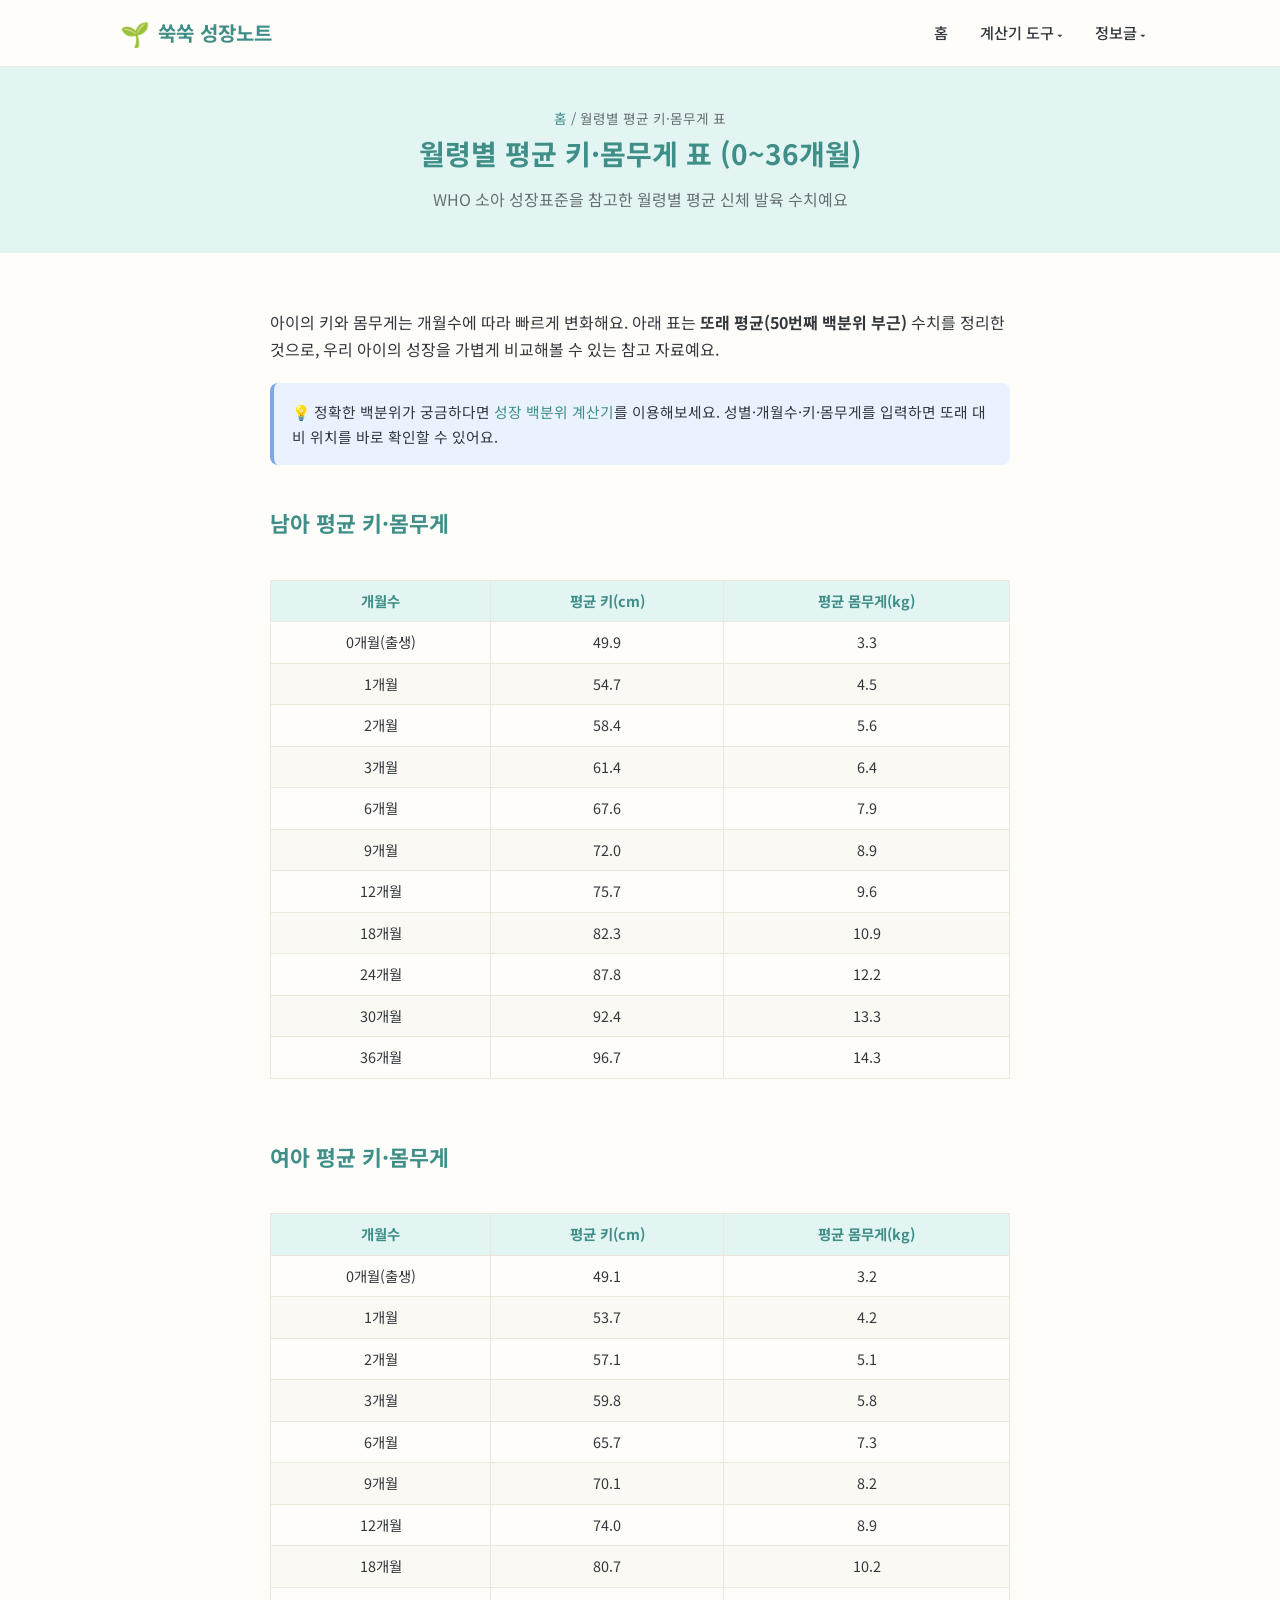
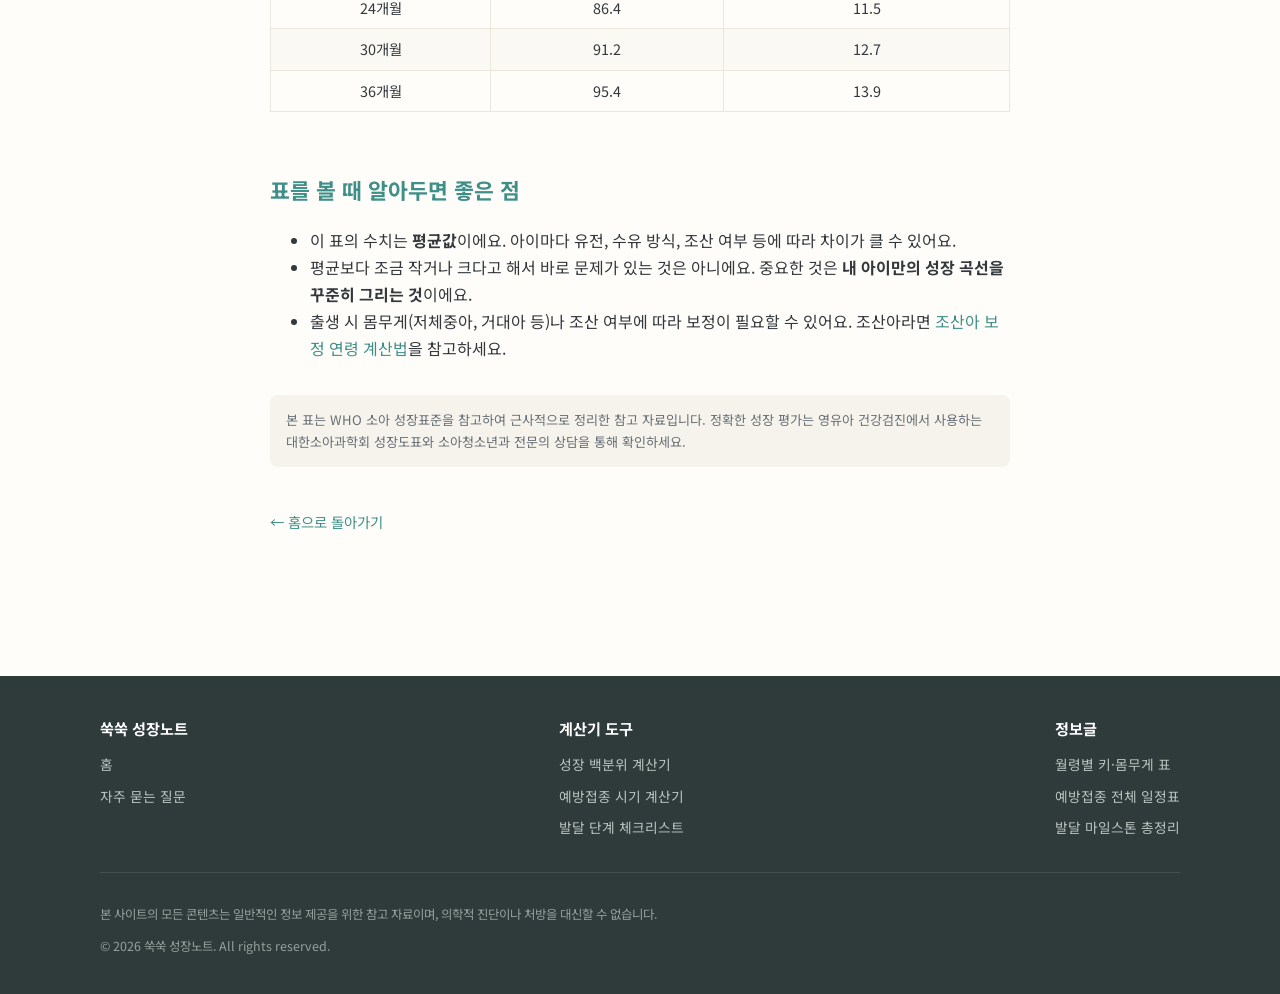
<file: articles/growth-table.html>
<!DOCTYPE html>
<html lang="ko">
<head>
<meta charset="UTF-8" />
<meta name="viewport" content="width=device-width, initial-scale=1.0" />
<title>월령별 평균 키·몸무게 표 (0~36개월) | 쑥쑥 성장노트</title>
<meta name="description" content="0개월부터 36개월까지 남아·여아 평균 키(cm)와 몸무게(kg) 표준치를 월령별로 정리했습니다. 우리 아이 성장을 또래와 비교해보세요." />
<meta name="keywords" content="월령별키몸무게,영유아평균키,영유아평균몸무게,신생아몸무게,아기키표" />
<link rel="canonical" href="https://baby-growth-site-sandy.vercel.app/articles/growth-table.html" />
<link rel="icon" href="../assets/favicon.svg" type="image/svg+xml" />
<link rel="preconnect" href="https://fonts.googleapis.com" />
<link href="https://fonts.googleapis.com/css2?family=Noto+Sans+KR:wght@400;500;700;900&display=swap" rel="stylesheet" />
<link rel="stylesheet" href="../css/style.css" />
</head>
<body>

<header class="site-header">
  <div class="nav-wrap">
    <a href="../index.html" class="logo"><span class="emoji">🌱</span> 쑥쑥 성장노트</a>
    <button class="nav-toggle" aria-label="메뉴 열기" aria-expanded="false">☰</button>
    <nav class="main-nav">
      <a href="../index.html">홈</a>
      <details class="nav-dropdown">
        <summary>계산기 도구</summary>
        <div class="dropdown-panel">
          <a href="../tools/growth-calculator.html">📏 성장 백분위 계산기</a>
          <a href="../tools/vaccine-calculator.html">💉 예방접종 시기 계산기</a>
          <a href="../tools/development-checklist.html">🧸 발달 단계 체크리스트</a>
        </div>
      </details>
      <details class="nav-dropdown">
        <summary>정보글</summary>
        <div class="dropdown-panel">
          <div class="group-label">성장</div>
          <a href="growth-table.html">월령별 평균 키·몸무게 표</a>
          <a href="percentile-explained.html">백분위란 무엇인가</a>
          <a href="small-or-tall-checklist.html">또래보다 작거나 클 때 체크리스트</a>
          <div class="group-label">예방접종</div>
          <a href="vaccine-schedule.html">국가 필수예방접종 전체 일정표</a>
          <a href="missed-vaccine.html">접종 시기를 놓쳤을 때 대처법</a>
          <a href="vaccine-care.html">접종 전후 주의사항</a>
          <div class="group-label">발달</div>
          <a href="development-milestones.html">개월수별 발달 마일스톤 총정리</a>
          <a href="development-concerns.html">발달이 느린 것 같을 때 확인할 것들</a>
          <div class="group-label">기타</div>
          <a href="corrected-age.html">조산아 보정 연령 계산법</a>
          <a href="faq.html">자주 묻는 질문</a>
        </div>
      </details>
    </nav>
  </div>
</header>

<div class="page-hero">
  <div class="container">
    <p class="breadcrumb"><a href="../index.html">홈</a> / 월령별 평균 키·몸무게 표</p>
    <h1>월령별 평균 키·몸무게 표 (0~36개월)</h1>
    <p>WHO 소아 성장표준을 참고한 월령별 평균 신체 발육 수치예요</p>
  </div>
</div>

<div class="content-wrap">
  <p>아이의 키와 몸무게는 개월수에 따라 빠르게 변화해요. 아래 표는 <strong>또래 평균(50번째 백분위 부근)</strong> 수치를 정리한 것으로, 우리 아이의 성장을 가볍게 비교해볼 수 있는 참고 자료예요.</p>

  <div class="callout info">
    💡 정확한 백분위가 궁금하다면 <a href="../tools/growth-calculator.html">성장 백분위 계산기</a>를 이용해보세요. 성별·개월수·키·몸무게를 입력하면 또래 대비 위치를 바로 확인할 수 있어요.
  </div>

  <h2>남아 평균 키·몸무게</h2>
  <div class="table-scroll">
    <table>
      <thead><tr><th>개월수</th><th>평균 키(cm)</th><th>평균 몸무게(kg)</th></tr></thead>
      <tbody>
        <tr><td>0개월(출생)</td><td>49.9</td><td>3.3</td></tr>
        <tr><td>1개월</td><td>54.7</td><td>4.5</td></tr>
        <tr><td>2개월</td><td>58.4</td><td>5.6</td></tr>
        <tr><td>3개월</td><td>61.4</td><td>6.4</td></tr>
        <tr><td>6개월</td><td>67.6</td><td>7.9</td></tr>
        <tr><td>9개월</td><td>72.0</td><td>8.9</td></tr>
        <tr><td>12개월</td><td>75.7</td><td>9.6</td></tr>
        <tr><td>18개월</td><td>82.3</td><td>10.9</td></tr>
        <tr><td>24개월</td><td>87.8</td><td>12.2</td></tr>
        <tr><td>30개월</td><td>92.4</td><td>13.3</td></tr>
        <tr><td>36개월</td><td>96.7</td><td>14.3</td></tr>
      </tbody>
    </table>
  </div>

  <h2>여아 평균 키·몸무게</h2>
  <div class="table-scroll">
    <table>
      <thead><tr><th>개월수</th><th>평균 키(cm)</th><th>평균 몸무게(kg)</th></tr></thead>
      <tbody>
        <tr><td>0개월(출생)</td><td>49.1</td><td>3.2</td></tr>
        <tr><td>1개월</td><td>53.7</td><td>4.2</td></tr>
        <tr><td>2개월</td><td>57.1</td><td>5.1</td></tr>
        <tr><td>3개월</td><td>59.8</td><td>5.8</td></tr>
        <tr><td>6개월</td><td>65.7</td><td>7.3</td></tr>
        <tr><td>9개월</td><td>70.1</td><td>8.2</td></tr>
        <tr><td>12개월</td><td>74.0</td><td>8.9</td></tr>
        <tr><td>18개월</td><td>80.7</td><td>10.2</td></tr>
        <tr><td>24개월</td><td>86.4</td><td>11.5</td></tr>
        <tr><td>30개월</td><td>91.2</td><td>12.7</td></tr>
        <tr><td>36개월</td><td>95.4</td><td>13.9</td></tr>
      </tbody>
    </table>
  </div>

  <h2>표를 볼 때 알아두면 좋은 점</h2>
  <ul>
    <li>이 표의 수치는 <strong>평균값</strong>이에요. 아이마다 유전, 수유 방식, 조산 여부 등에 따라 차이가 클 수 있어요.</li>
    <li>평균보다 조금 작거나 크다고 해서 바로 문제가 있는 것은 아니에요. 중요한 것은 <strong>내 아이만의 성장 곡선을 꾸준히 그리는 것</strong>이에요.</li>
    <li>출생 시 몸무게(저체중아, 거대아 등)나 조산 여부에 따라 보정이 필요할 수 있어요. 조산아라면 <a href="corrected-age.html">조산아 보정 연령 계산법</a>을 참고하세요.</li>
  </ul>

  <p class="disclaimer">
    본 표는 WHO 소아 성장표준을 참고하여 근사적으로 정리한 참고 자료입니다. 정확한 성장 평가는 영유아 건강검진에서 사용하는 대한소아과학회 성장도표와 소아청소년과 전문의 상담을 통해 확인하세요.
  </p>

  <a class="back-link" href="../index.html">← 홈으로 돌아가기</a>
</div>

<footer class="site-footer">
  <div class="footer-inner">
    <div class="footer-col">
      <h5>쑥쑥 성장노트</h5>
      <a href="../index.html">홈</a>
      <a href="faq.html">자주 묻는 질문</a>
    </div>
    <div class="footer-col">
      <h5>계산기 도구</h5>
      <a href="../tools/growth-calculator.html">성장 백분위 계산기</a>
      <a href="../tools/vaccine-calculator.html">예방접종 시기 계산기</a>
      <a href="../tools/development-checklist.html">발달 단계 체크리스트</a>
    </div>
    <div class="footer-col">
      <h5>정보글</h5>
      <a href="growth-table.html">월령별 키·몸무게 표</a>
      <a href="vaccine-schedule.html">예방접종 전체 일정표</a>
      <a href="development-milestones.html">발달 마일스톤 총정리</a>
    </div>
  </div>
  <div class="footer-bottom">
    <p>본 사이트의 모든 콘텐츠는 일반적인 정보 제공을 위한 참고 자료이며, 의학적 진단이나 처방을 대신할 수 없습니다.</p>
    <p>© <span id="year"></span> 쑥쑥 성장노트. All rights reserved.</p>
  </div>
</footer>

<script src="../js/main.js"></script>
</body>
</html>
</file>
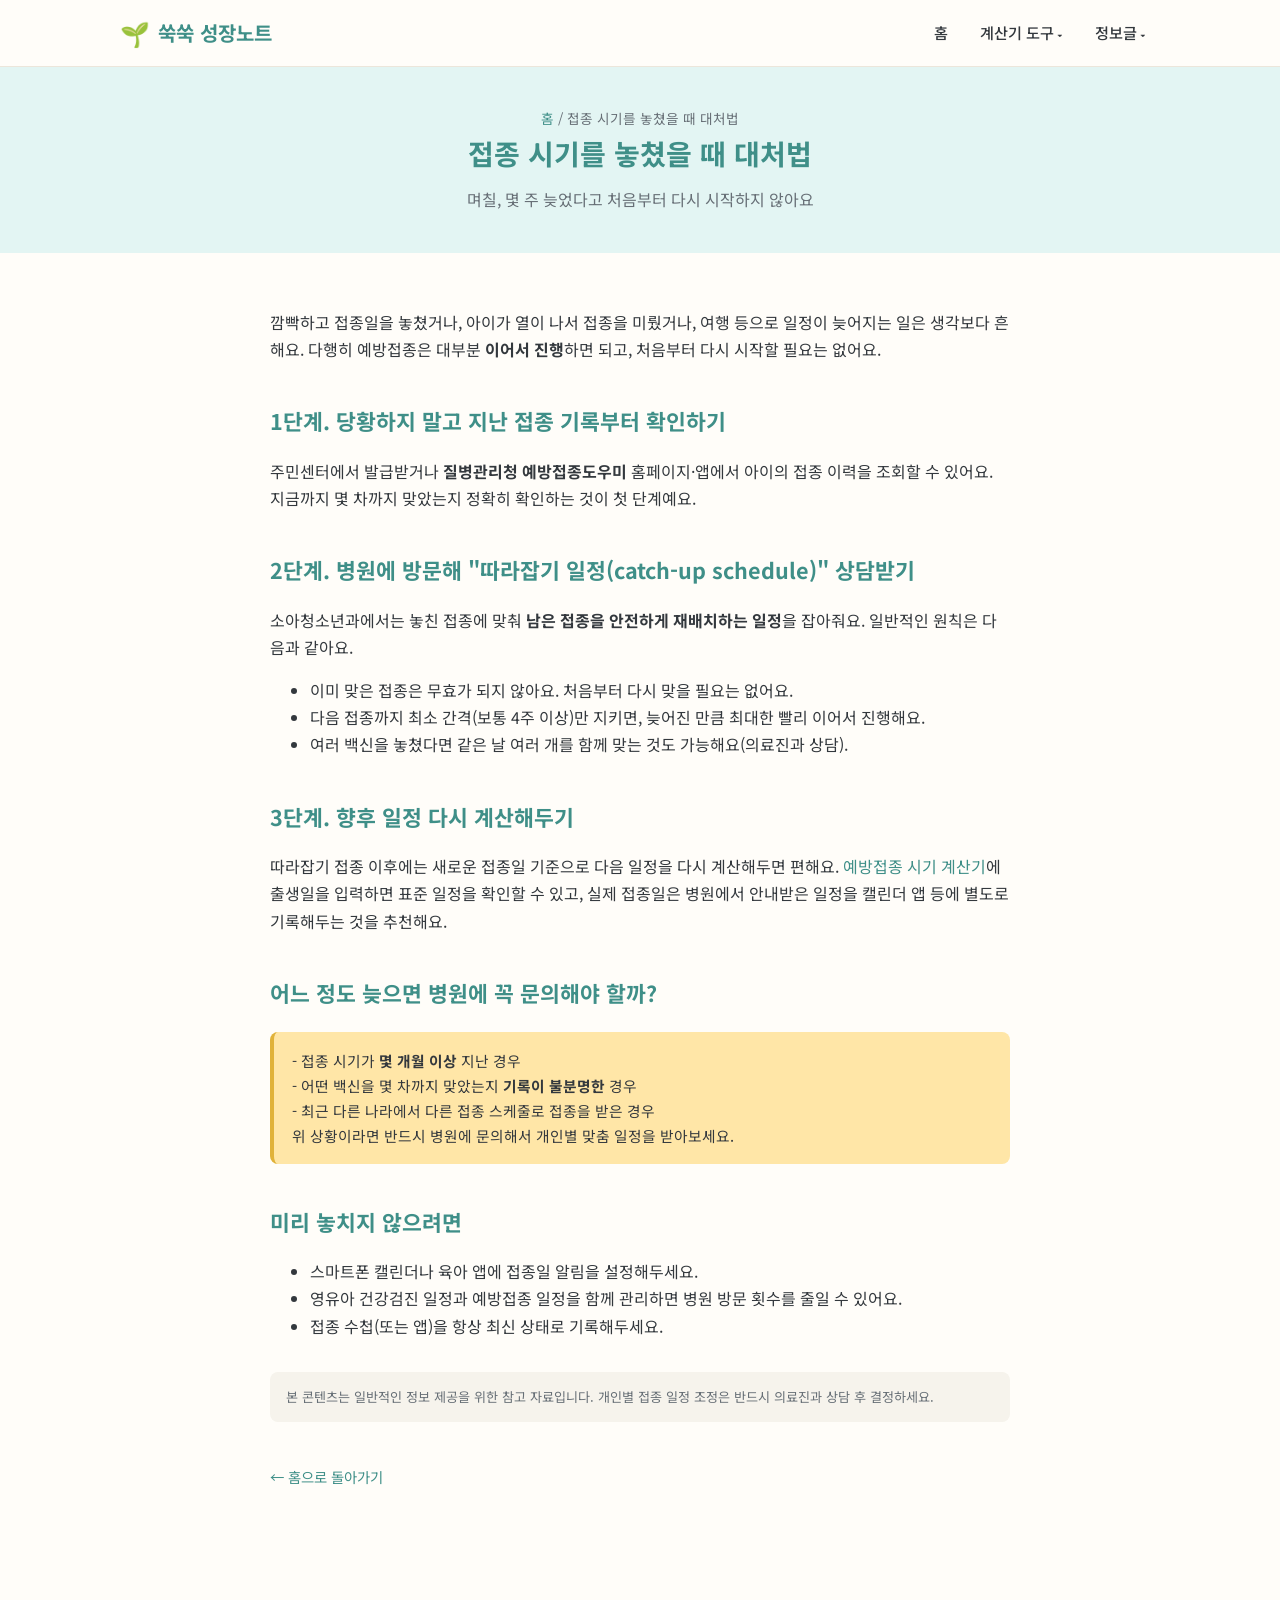
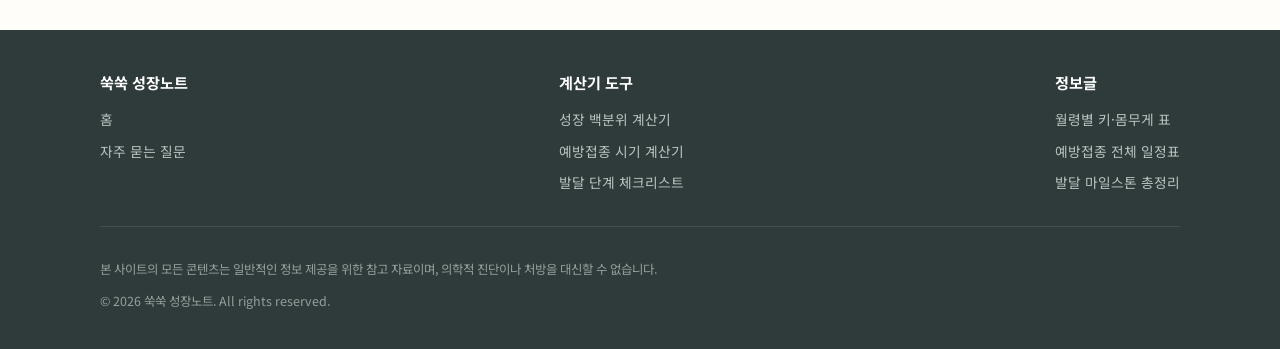
<file: articles/missed-vaccine.html>
<!DOCTYPE html>
<html lang="ko">
<head>
<meta charset="UTF-8" />
<meta name="viewport" content="width=device-width, initial-scale=1.0" />
<title>예방접종 시기를 놓쳤을 때 대처법 | 쑥쑥 성장노트</title>
<meta name="description" content="정해진 예방접종 시기를 놓쳤을 때 당황하지 않고 대처하는 방법과 병원에 확인해야 할 사항을 안내합니다." />
<meta name="keywords" content="예방접종놓침,예방접종연기,추가접종,예방접종스케줄재조정" />
<link rel="canonical" href="https://baby-growth-site-sandy.vercel.app/articles/missed-vaccine.html" />
<link rel="icon" href="../assets/favicon.svg" type="image/svg+xml" />
<link rel="preconnect" href="https://fonts.googleapis.com" />
<link href="https://fonts.googleapis.com/css2?family=Noto+Sans+KR:wght@400;500;700;900&display=swap" rel="stylesheet" />
<link rel="stylesheet" href="../css/style.css" />
</head>
<body>

<header class="site-header">
  <div class="nav-wrap">
    <a href="../index.html" class="logo"><span class="emoji">🌱</span> 쑥쑥 성장노트</a>
    <button class="nav-toggle" aria-label="메뉴 열기" aria-expanded="false">☰</button>
    <nav class="main-nav">
      <a href="../index.html">홈</a>
      <details class="nav-dropdown">
        <summary>계산기 도구</summary>
        <div class="dropdown-panel">
          <a href="../tools/growth-calculator.html">📏 성장 백분위 계산기</a>
          <a href="../tools/vaccine-calculator.html">💉 예방접종 시기 계산기</a>
          <a href="../tools/development-checklist.html">🧸 발달 단계 체크리스트</a>
        </div>
      </details>
      <details class="nav-dropdown">
        <summary>정보글</summary>
        <div class="dropdown-panel">
          <div class="group-label">성장</div>
          <a href="growth-table.html">월령별 평균 키·몸무게 표</a>
          <a href="percentile-explained.html">백분위란 무엇인가</a>
          <a href="small-or-tall-checklist.html">또래보다 작거나 클 때 체크리스트</a>
          <div class="group-label">예방접종</div>
          <a href="vaccine-schedule.html">국가 필수예방접종 전체 일정표</a>
          <a href="missed-vaccine.html">접종 시기를 놓쳤을 때 대처법</a>
          <a href="vaccine-care.html">접종 전후 주의사항</a>
          <div class="group-label">발달</div>
          <a href="development-milestones.html">개월수별 발달 마일스톤 총정리</a>
          <a href="development-concerns.html">발달이 느린 것 같을 때 확인할 것들</a>
          <div class="group-label">기타</div>
          <a href="corrected-age.html">조산아 보정 연령 계산법</a>
          <a href="faq.html">자주 묻는 질문</a>
        </div>
      </details>
    </nav>
  </div>
</header>

<div class="page-hero">
  <div class="container">
    <p class="breadcrumb"><a href="../index.html">홈</a> / 접종 시기를 놓쳤을 때 대처법</p>
    <h1>접종 시기를 놓쳤을 때 대처법</h1>
    <p>며칠, 몇 주 늦었다고 처음부터 다시 시작하지 않아요</p>
  </div>
</div>

<div class="content-wrap">

  <p>깜빡하고 접종일을 놓쳤거나, 아이가 열이 나서 접종을 미뤘거나, 여행 등으로 일정이 늦어지는 일은 생각보다 흔해요. 다행히 예방접종은 대부분 <strong>이어서 진행</strong>하면 되고, 처음부터 다시 시작할 필요는 없어요.</p>

  <h2>1단계. 당황하지 말고 지난 접종 기록부터 확인하기</h2>
  <p>주민센터에서 발급받거나 <strong>질병관리청 예방접종도우미</strong> 홈페이지·앱에서 아이의 접종 이력을 조회할 수 있어요. 지금까지 몇 차까지 맞았는지 정확히 확인하는 것이 첫 단계예요.</p>

  <h2>2단계. 병원에 방문해 "따라잡기 일정(catch-up schedule)" 상담받기</h2>
  <p>소아청소년과에서는 놓친 접종에 맞춰 <strong>남은 접종을 안전하게 재배치하는 일정</strong>을 잡아줘요. 일반적인 원칙은 다음과 같아요.</p>
  <ul>
    <li>이미 맞은 접종은 무효가 되지 않아요. 처음부터 다시 맞을 필요는 없어요.</li>
    <li>다음 접종까지 최소 간격(보통 4주 이상)만 지키면, 늦어진 만큼 최대한 빨리 이어서 진행해요.</li>
    <li>여러 백신을 놓쳤다면 같은 날 여러 개를 함께 맞는 것도 가능해요(의료진과 상담).</li>
  </ul>

  <h2>3단계. 향후 일정 다시 계산해두기</h2>
  <p>따라잡기 접종 이후에는 새로운 접종일 기준으로 다음 일정을 다시 계산해두면 편해요. <a href="../tools/vaccine-calculator.html">예방접종 시기 계산기</a>에 출생일을 입력하면 표준 일정을 확인할 수 있고, 실제 접종일은 병원에서 안내받은 일정을 캘린더 앱 등에 별도로 기록해두는 것을 추천해요.</p>

  <h2>어느 정도 늦으면 병원에 꼭 문의해야 할까?</h2>
  <div class="callout warn">
    - 접종 시기가 <strong>몇 개월 이상</strong> 지난 경우<br />
    - 어떤 백신을 몇 차까지 맞았는지 <strong>기록이 불분명한</strong> 경우<br />
    - 최근 다른 나라에서 다른 접종 스케줄로 접종을 받은 경우<br />
    위 상황이라면 반드시 병원에 문의해서 개인별 맞춤 일정을 받아보세요.
  </div>

  <h2>미리 놓치지 않으려면</h2>
  <ul>
    <li>스마트폰 캘린더나 육아 앱에 접종일 알림을 설정해두세요.</li>
    <li>영유아 건강검진 일정과 예방접종 일정을 함께 관리하면 병원 방문 횟수를 줄일 수 있어요.</li>
    <li>접종 수첩(또는 앱)을 항상 최신 상태로 기록해두세요.</li>
  </ul>

  <p class="disclaimer">본 콘텐츠는 일반적인 정보 제공을 위한 참고 자료입니다. 개인별 접종 일정 조정은 반드시 의료진과 상담 후 결정하세요.</p>

  <a class="back-link" href="../index.html">← 홈으로 돌아가기</a>
</div>

<footer class="site-footer">
  <div class="footer-inner">
    <div class="footer-col">
      <h5>쑥쑥 성장노트</h5>
      <a href="../index.html">홈</a>
      <a href="faq.html">자주 묻는 질문</a>
    </div>
    <div class="footer-col">
      <h5>계산기 도구</h5>
      <a href="../tools/growth-calculator.html">성장 백분위 계산기</a>
      <a href="../tools/vaccine-calculator.html">예방접종 시기 계산기</a>
      <a href="../tools/development-checklist.html">발달 단계 체크리스트</a>
    </div>
    <div class="footer-col">
      <h5>정보글</h5>
      <a href="growth-table.html">월령별 키·몸무게 표</a>
      <a href="vaccine-schedule.html">예방접종 전체 일정표</a>
      <a href="development-milestones.html">발달 마일스톤 총정리</a>
    </div>
  </div>
  <div class="footer-bottom">
    <p>본 사이트의 모든 콘텐츠는 일반적인 정보 제공을 위한 참고 자료이며, 의학적 진단이나 처방을 대신할 수 없습니다.</p>
    <p>© <span id="year"></span> 쑥쑥 성장노트. All rights reserved.</p>
  </div>
</footer>

<script src="../js/main.js"></script>
</body>
</html>
</file>
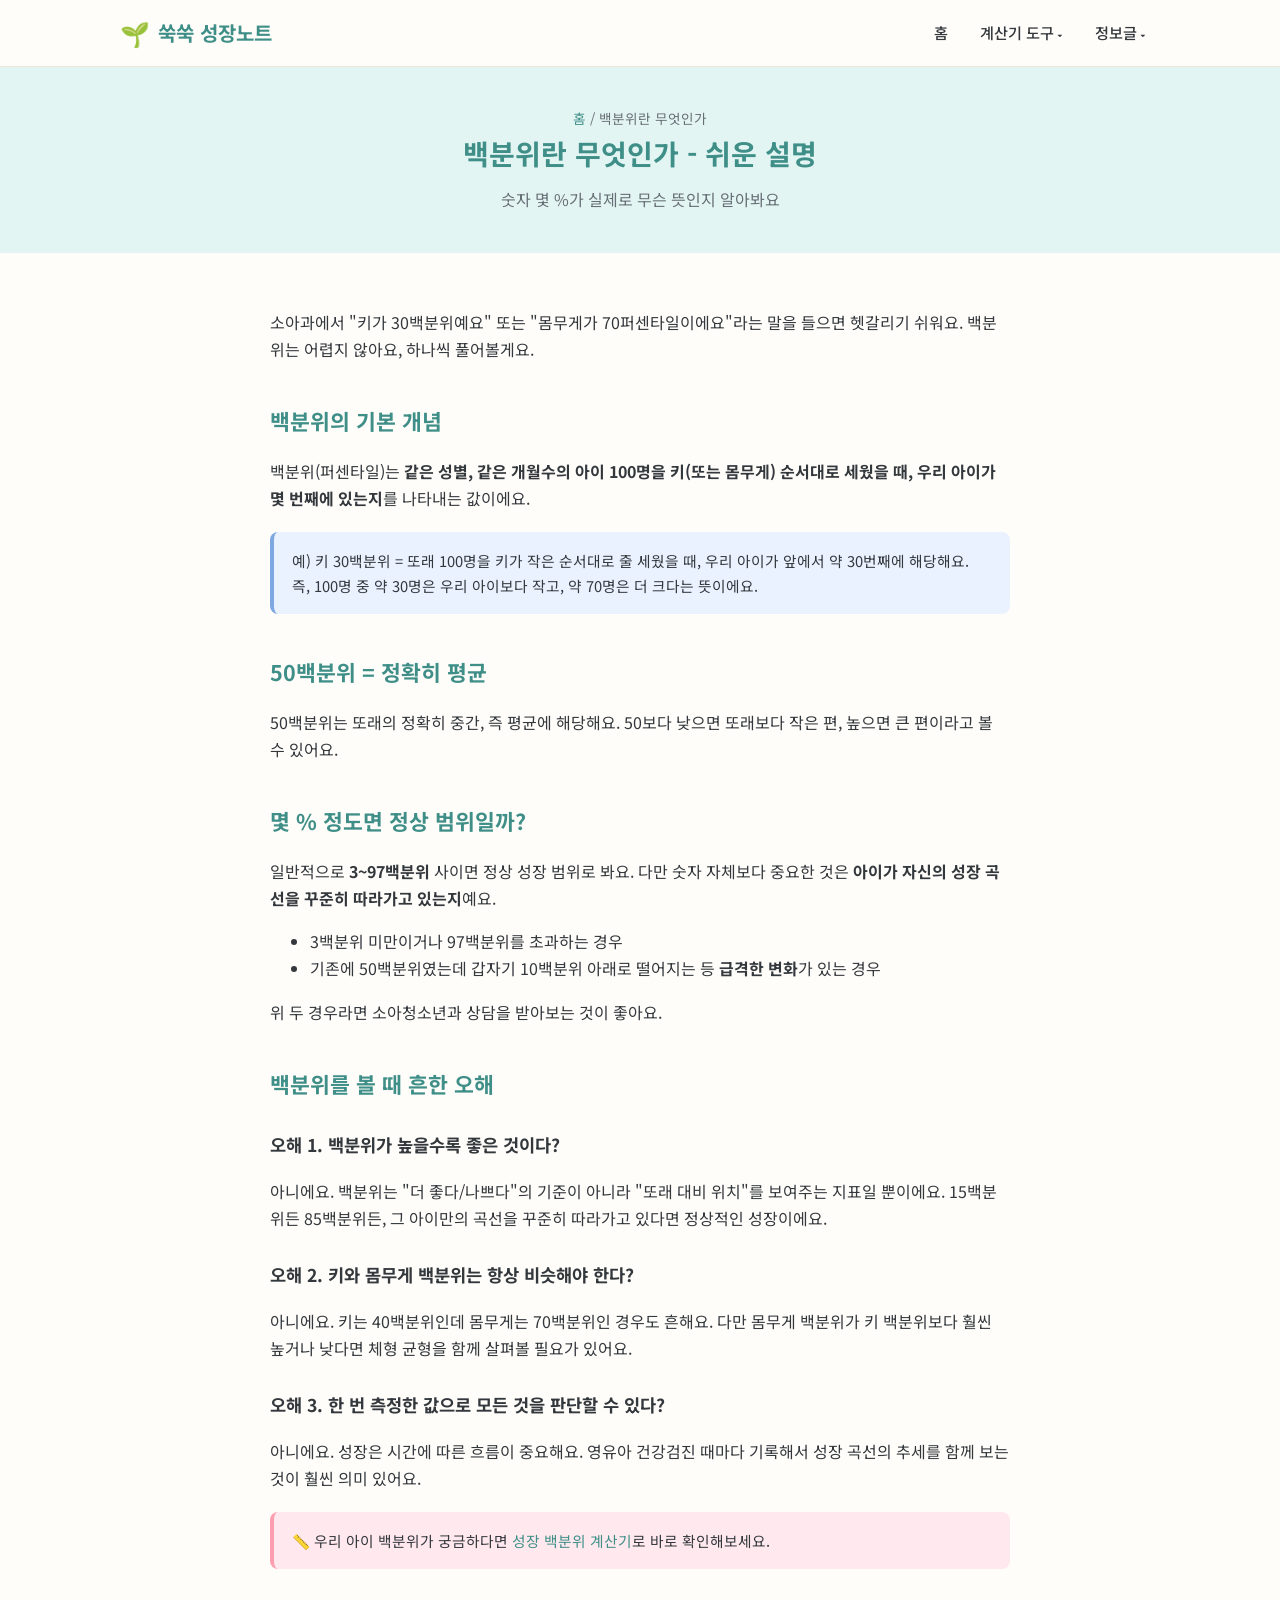
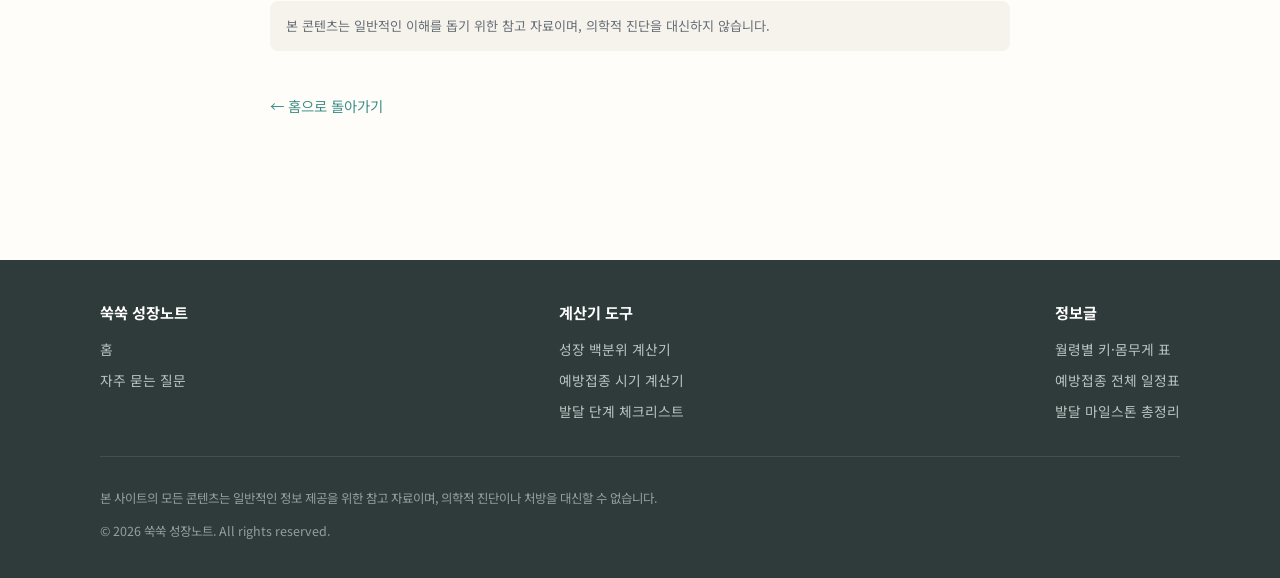
<file: articles/percentile-explained.html>
<!DOCTYPE html>
<html lang="ko">
<head>
<meta charset="UTF-8" />
<meta name="viewport" content="width=device-width, initial-scale=1.0" />
<title>백분위란 무엇인가 | 성장 백분위 쉽게 이해하기 - 쑥쑥 성장노트</title>
<meta name="description" content="성장 백분위(퍼센타일)가 무엇인지, 50%와 90%는 각각 무슨 뜻인지 쉬운 예시로 설명합니다. 백분위를 오해하기 쉬운 부분도 짚어드려요." />
<meta name="keywords" content="백분위,퍼센타일,성장백분위란,성장곡선보는법" />
<link rel="canonical" href="https://baby-growth-site-sandy.vercel.app/articles/percentile-explained.html" />
<link rel="icon" href="../assets/favicon.svg" type="image/svg+xml" />
<link rel="preconnect" href="https://fonts.googleapis.com" />
<link href="https://fonts.googleapis.com/css2?family=Noto+Sans+KR:wght@400;500;700;900&display=swap" rel="stylesheet" />
<link rel="stylesheet" href="../css/style.css" />
</head>
<body>

<header class="site-header">
  <div class="nav-wrap">
    <a href="../index.html" class="logo"><span class="emoji">🌱</span> 쑥쑥 성장노트</a>
    <button class="nav-toggle" aria-label="메뉴 열기" aria-expanded="false">☰</button>
    <nav class="main-nav">
      <a href="../index.html">홈</a>
      <details class="nav-dropdown">
        <summary>계산기 도구</summary>
        <div class="dropdown-panel">
          <a href="../tools/growth-calculator.html">📏 성장 백분위 계산기</a>
          <a href="../tools/vaccine-calculator.html">💉 예방접종 시기 계산기</a>
          <a href="../tools/development-checklist.html">🧸 발달 단계 체크리스트</a>
        </div>
      </details>
      <details class="nav-dropdown">
        <summary>정보글</summary>
        <div class="dropdown-panel">
          <div class="group-label">성장</div>
          <a href="growth-table.html">월령별 평균 키·몸무게 표</a>
          <a href="percentile-explained.html">백분위란 무엇인가</a>
          <a href="small-or-tall-checklist.html">또래보다 작거나 클 때 체크리스트</a>
          <div class="group-label">예방접종</div>
          <a href="vaccine-schedule.html">국가 필수예방접종 전체 일정표</a>
          <a href="missed-vaccine.html">접종 시기를 놓쳤을 때 대처법</a>
          <a href="vaccine-care.html">접종 전후 주의사항</a>
          <div class="group-label">발달</div>
          <a href="development-milestones.html">개월수별 발달 마일스톤 총정리</a>
          <a href="development-concerns.html">발달이 느린 것 같을 때 확인할 것들</a>
          <div class="group-label">기타</div>
          <a href="corrected-age.html">조산아 보정 연령 계산법</a>
          <a href="faq.html">자주 묻는 질문</a>
        </div>
      </details>
    </nav>
  </div>
</header>

<div class="page-hero">
  <div class="container">
    <p class="breadcrumb"><a href="../index.html">홈</a> / 백분위란 무엇인가</p>
    <h1>백분위란 무엇인가 - 쉬운 설명</h1>
    <p>숫자 몇 %가 실제로 무슨 뜻인지 알아봐요</p>
  </div>
</div>

<div class="content-wrap">

  <p>소아과에서 "키가 30백분위예요" 또는 "몸무게가 70퍼센타일이에요"라는 말을 들으면 헷갈리기 쉬워요. 백분위는 어렵지 않아요, 하나씩 풀어볼게요.</p>

  <h2>백분위의 기본 개념</h2>
  <p>백분위(퍼센타일)는 <strong>같은 성별, 같은 개월수의 아이 100명을 키(또는 몸무게) 순서대로 세웠을 때, 우리 아이가 몇 번째에 있는지</strong>를 나타내는 값이에요.</p>
  <div class="callout info">
    예) 키 30백분위 = 또래 100명을 키가 작은 순서대로 줄 세웠을 때, 우리 아이가 앞에서 약 30번째에 해당해요.<br />
    즉, 100명 중 약 30명은 우리 아이보다 작고, 약 70명은 더 크다는 뜻이에요.
  </div>

  <h2>50백분위 = 정확히 평균</h2>
  <p>50백분위는 또래의 정확히 중간, 즉 평균에 해당해요. 50보다 낮으면 또래보다 작은 편, 높으면 큰 편이라고 볼 수 있어요.</p>

  <h2>몇 % 정도면 정상 범위일까?</h2>
  <p>일반적으로 <strong>3~97백분위</strong> 사이면 정상 성장 범위로 봐요. 다만 숫자 자체보다 중요한 것은 <strong>아이가 자신의 성장 곡선을 꾸준히 따라가고 있는지</strong>예요.</p>
  <ul>
    <li>3백분위 미만이거나 97백분위를 초과하는 경우</li>
    <li>기존에 50백분위였는데 갑자기 10백분위 아래로 떨어지는 등 <strong>급격한 변화</strong>가 있는 경우</li>
  </ul>
  <p>위 두 경우라면 소아청소년과 상담을 받아보는 것이 좋아요.</p>

  <h2>백분위를 볼 때 흔한 오해</h2>
  <h3>오해 1. 백분위가 높을수록 좋은 것이다?</h3>
  <p>아니에요. 백분위는 "더 좋다/나쁘다"의 기준이 아니라 "또래 대비 위치"를 보여주는 지표일 뿐이에요. 15백분위든 85백분위든, 그 아이만의 곡선을 꾸준히 따라가고 있다면 정상적인 성장이에요.</p>
  <h3>오해 2. 키와 몸무게 백분위는 항상 비슷해야 한다?</h3>
  <p>아니에요. 키는 40백분위인데 몸무게는 70백분위인 경우도 흔해요. 다만 몸무게 백분위가 키 백분위보다 훨씬 높거나 낮다면 체형 균형을 함께 살펴볼 필요가 있어요.</p>
  <h3>오해 3. 한 번 측정한 값으로 모든 것을 판단할 수 있다?</h3>
  <p>아니에요. 성장은 시간에 따른 흐름이 중요해요. 영유아 건강검진 때마다 기록해서 성장 곡선의 추세를 함께 보는 것이 훨씬 의미 있어요.</p>

  <div class="callout">
    📏 우리 아이 백분위가 궁금하다면 <a href="../tools/growth-calculator.html">성장 백분위 계산기</a>로 바로 확인해보세요.
  </div>

  <p class="disclaimer">본 콘텐츠는 일반적인 이해를 돕기 위한 참고 자료이며, 의학적 진단을 대신하지 않습니다.</p>

  <a class="back-link" href="../index.html">← 홈으로 돌아가기</a>
</div>

<footer class="site-footer">
  <div class="footer-inner">
    <div class="footer-col">
      <h5>쑥쑥 성장노트</h5>
      <a href="../index.html">홈</a>
      <a href="faq.html">자주 묻는 질문</a>
    </div>
    <div class="footer-col">
      <h5>계산기 도구</h5>
      <a href="../tools/growth-calculator.html">성장 백분위 계산기</a>
      <a href="../tools/vaccine-calculator.html">예방접종 시기 계산기</a>
      <a href="../tools/development-checklist.html">발달 단계 체크리스트</a>
    </div>
    <div class="footer-col">
      <h5>정보글</h5>
      <a href="growth-table.html">월령별 키·몸무게 표</a>
      <a href="vaccine-schedule.html">예방접종 전체 일정표</a>
      <a href="development-milestones.html">발달 마일스톤 총정리</a>
    </div>
  </div>
  <div class="footer-bottom">
    <p>본 사이트의 모든 콘텐츠는 일반적인 정보 제공을 위한 참고 자료이며, 의학적 진단이나 처방을 대신할 수 없습니다.</p>
    <p>© <span id="year"></span> 쑥쑥 성장노트. All rights reserved.</p>
  </div>
</footer>

<script src="../js/main.js"></script>
</body>
</html>
</file>
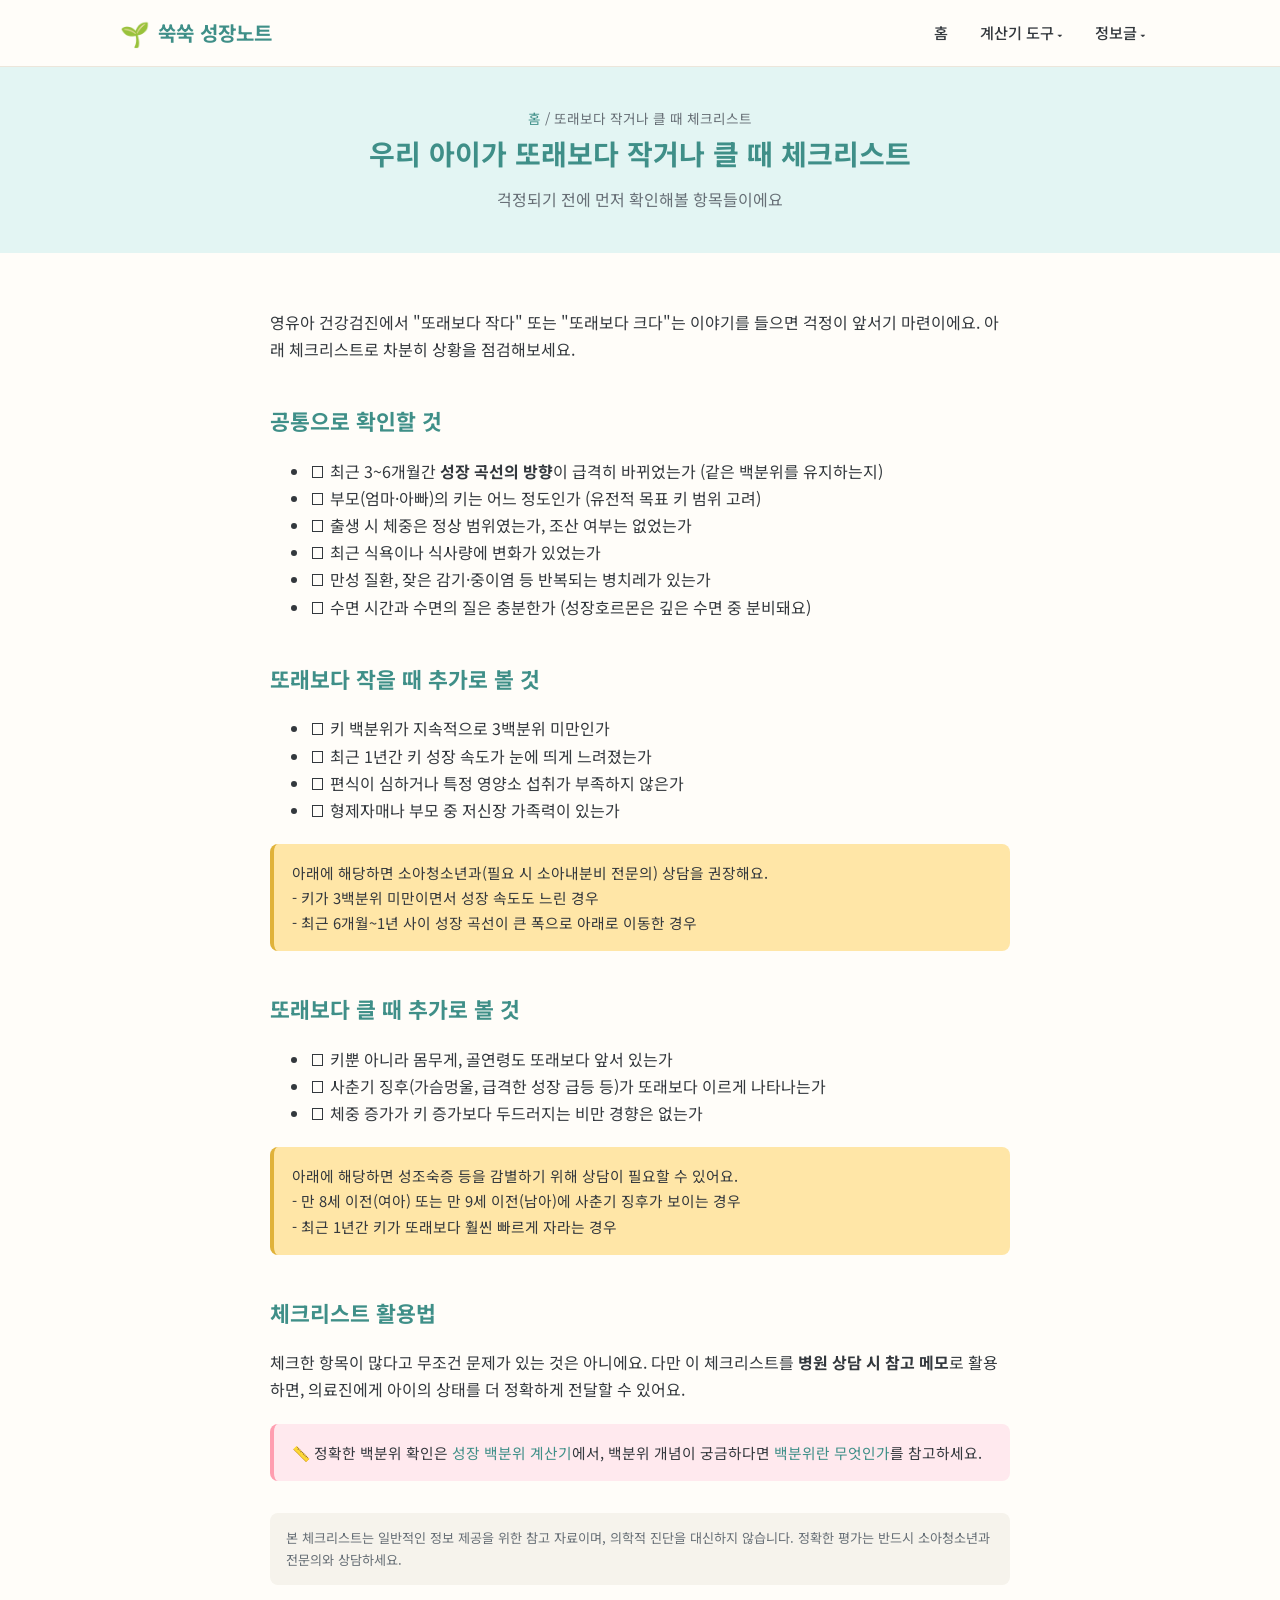
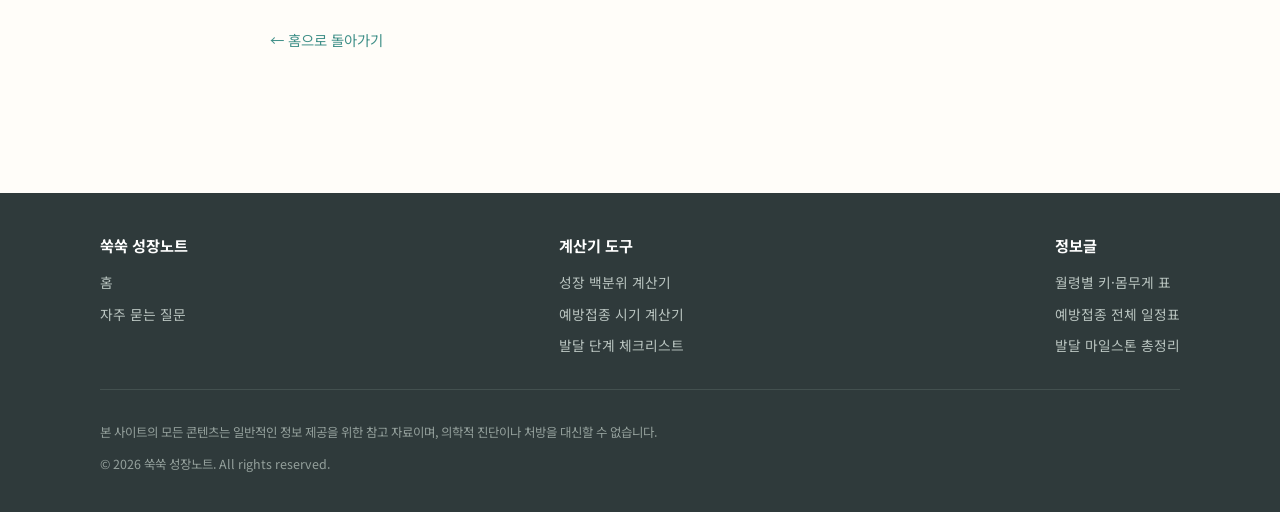
<file: articles/small-or-tall-checklist.html>
<!DOCTYPE html>
<html lang="ko">
<head>
<meta charset="UTF-8" />
<meta name="viewport" content="width=device-width, initial-scale=1.0" />
<title>우리 아이가 또래보다 작거나 클 때 체크리스트 | 쑥쑥 성장노트</title>
<meta name="description" content="아이의 키나 몸무게가 또래보다 많이 작거나 클 때 부모가 확인해야 할 체크리스트와 병원 상담이 필요한 신호를 정리했습니다." />
<meta name="keywords" content="저신장,성장부진,또래보다작은아이,또래보다큰아이,성장체크리스트" />
<link rel="canonical" href="https://baby-growth-site-sandy.vercel.app/articles/small-or-tall-checklist.html" />
<link rel="icon" href="../assets/favicon.svg" type="image/svg+xml" />
<link rel="preconnect" href="https://fonts.googleapis.com" />
<link href="https://fonts.googleapis.com/css2?family=Noto+Sans+KR:wght@400;500;700;900&display=swap" rel="stylesheet" />
<link rel="stylesheet" href="../css/style.css" />
</head>
<body>

<header class="site-header">
  <div class="nav-wrap">
    <a href="../index.html" class="logo"><span class="emoji">🌱</span> 쑥쑥 성장노트</a>
    <button class="nav-toggle" aria-label="메뉴 열기" aria-expanded="false">☰</button>
    <nav class="main-nav">
      <a href="../index.html">홈</a>
      <details class="nav-dropdown">
        <summary>계산기 도구</summary>
        <div class="dropdown-panel">
          <a href="../tools/growth-calculator.html">📏 성장 백분위 계산기</a>
          <a href="../tools/vaccine-calculator.html">💉 예방접종 시기 계산기</a>
          <a href="../tools/development-checklist.html">🧸 발달 단계 체크리스트</a>
        </div>
      </details>
      <details class="nav-dropdown">
        <summary>정보글</summary>
        <div class="dropdown-panel">
          <div class="group-label">성장</div>
          <a href="growth-table.html">월령별 평균 키·몸무게 표</a>
          <a href="percentile-explained.html">백분위란 무엇인가</a>
          <a href="small-or-tall-checklist.html">또래보다 작거나 클 때 체크리스트</a>
          <div class="group-label">예방접종</div>
          <a href="vaccine-schedule.html">국가 필수예방접종 전체 일정표</a>
          <a href="missed-vaccine.html">접종 시기를 놓쳤을 때 대처법</a>
          <a href="vaccine-care.html">접종 전후 주의사항</a>
          <div class="group-label">발달</div>
          <a href="development-milestones.html">개월수별 발달 마일스톤 총정리</a>
          <a href="development-concerns.html">발달이 느린 것 같을 때 확인할 것들</a>
          <div class="group-label">기타</div>
          <a href="corrected-age.html">조산아 보정 연령 계산법</a>
          <a href="faq.html">자주 묻는 질문</a>
        </div>
      </details>
    </nav>
  </div>
</header>

<div class="page-hero">
  <div class="container">
    <p class="breadcrumb"><a href="../index.html">홈</a> / 또래보다 작거나 클 때 체크리스트</p>
    <h1>우리 아이가 또래보다 작거나 클 때 체크리스트</h1>
    <p>걱정되기 전에 먼저 확인해볼 항목들이에요</p>
  </div>
</div>

<div class="content-wrap">

  <p>영유아 건강검진에서 "또래보다 작다" 또는 "또래보다 크다"는 이야기를 들으면 걱정이 앞서기 마련이에요. 아래 체크리스트로 차분히 상황을 점검해보세요.</p>

  <h2>공통으로 확인할 것</h2>
  <ul>
    <li>☐ 최근 3~6개월간 <strong>성장 곡선의 방향</strong>이 급격히 바뀌었는가 (같은 백분위를 유지하는지)</li>
    <li>☐ 부모(엄마·아빠)의 키는 어느 정도인가 (유전적 목표 키 범위 고려)</li>
    <li>☐ 출생 시 체중은 정상 범위였는가, 조산 여부는 없었는가</li>
    <li>☐ 최근 식욕이나 식사량에 변화가 있었는가</li>
    <li>☐ 만성 질환, 잦은 감기·중이염 등 반복되는 병치레가 있는가</li>
    <li>☐ 수면 시간과 수면의 질은 충분한가 (성장호르몬은 깊은 수면 중 분비돼요)</li>
  </ul>

  <h2>또래보다 작을 때 추가로 볼 것</h2>
  <ul>
    <li>☐ 키 백분위가 지속적으로 3백분위 미만인가</li>
    <li>☐ 최근 1년간 키 성장 속도가 눈에 띄게 느려졌는가</li>
    <li>☐ 편식이 심하거나 특정 영양소 섭취가 부족하지 않은가</li>
    <li>☐ 형제자매나 부모 중 저신장 가족력이 있는가</li>
  </ul>
  <div class="callout warn">
    아래에 해당하면 소아청소년과(필요 시 소아내분비 전문의) 상담을 권장해요.<br />
    - 키가 3백분위 미만이면서 성장 속도도 느린 경우<br />
    - 최근 6개월~1년 사이 성장 곡선이 큰 폭으로 아래로 이동한 경우
  </div>

  <h2>또래보다 클 때 추가로 볼 것</h2>
  <ul>
    <li>☐ 키뿐 아니라 몸무게, 골연령도 또래보다 앞서 있는가</li>
    <li>☐ 사춘기 징후(가슴멍울, 급격한 성장 급등 등)가 또래보다 이르게 나타나는가</li>
    <li>☐ 체중 증가가 키 증가보다 두드러지는 비만 경향은 없는가</li>
  </ul>
  <div class="callout warn">
    아래에 해당하면 성조숙증 등을 감별하기 위해 상담이 필요할 수 있어요.<br />
    - 만 8세 이전(여아) 또는 만 9세 이전(남아)에 사춘기 징후가 보이는 경우<br />
    - 최근 1년간 키가 또래보다 훨씬 빠르게 자라는 경우
  </div>

  <h2>체크리스트 활용법</h2>
  <p>체크한 항목이 많다고 무조건 문제가 있는 것은 아니에요. 다만 이 체크리스트를 <strong>병원 상담 시 참고 메모</strong>로 활용하면, 의료진에게 아이의 상태를 더 정확하게 전달할 수 있어요.</p>

  <div class="callout">
    📏 정확한 백분위 확인은 <a href="../tools/growth-calculator.html">성장 백분위 계산기</a>에서, 백분위 개념이 궁금하다면 <a href="percentile-explained.html">백분위란 무엇인가</a>를 참고하세요.
  </div>

  <p class="disclaimer">본 체크리스트는 일반적인 정보 제공을 위한 참고 자료이며, 의학적 진단을 대신하지 않습니다. 정확한 평가는 반드시 소아청소년과 전문의와 상담하세요.</p>

  <a class="back-link" href="../index.html">← 홈으로 돌아가기</a>
</div>

<footer class="site-footer">
  <div class="footer-inner">
    <div class="footer-col">
      <h5>쑥쑥 성장노트</h5>
      <a href="../index.html">홈</a>
      <a href="faq.html">자주 묻는 질문</a>
    </div>
    <div class="footer-col">
      <h5>계산기 도구</h5>
      <a href="../tools/growth-calculator.html">성장 백분위 계산기</a>
      <a href="../tools/vaccine-calculator.html">예방접종 시기 계산기</a>
      <a href="../tools/development-checklist.html">발달 단계 체크리스트</a>
    </div>
    <div class="footer-col">
      <h5>정보글</h5>
      <a href="growth-table.html">월령별 키·몸무게 표</a>
      <a href="vaccine-schedule.html">예방접종 전체 일정표</a>
      <a href="development-milestones.html">발달 마일스톤 총정리</a>
    </div>
  </div>
  <div class="footer-bottom">
    <p>본 사이트의 모든 콘텐츠는 일반적인 정보 제공을 위한 참고 자료이며, 의학적 진단이나 처방을 대신할 수 없습니다.</p>
    <p>© <span id="year"></span> 쑥쑥 성장노트. All rights reserved.</p>
  </div>
</footer>

<script src="../js/main.js"></script>
</body>
</html>
</file>
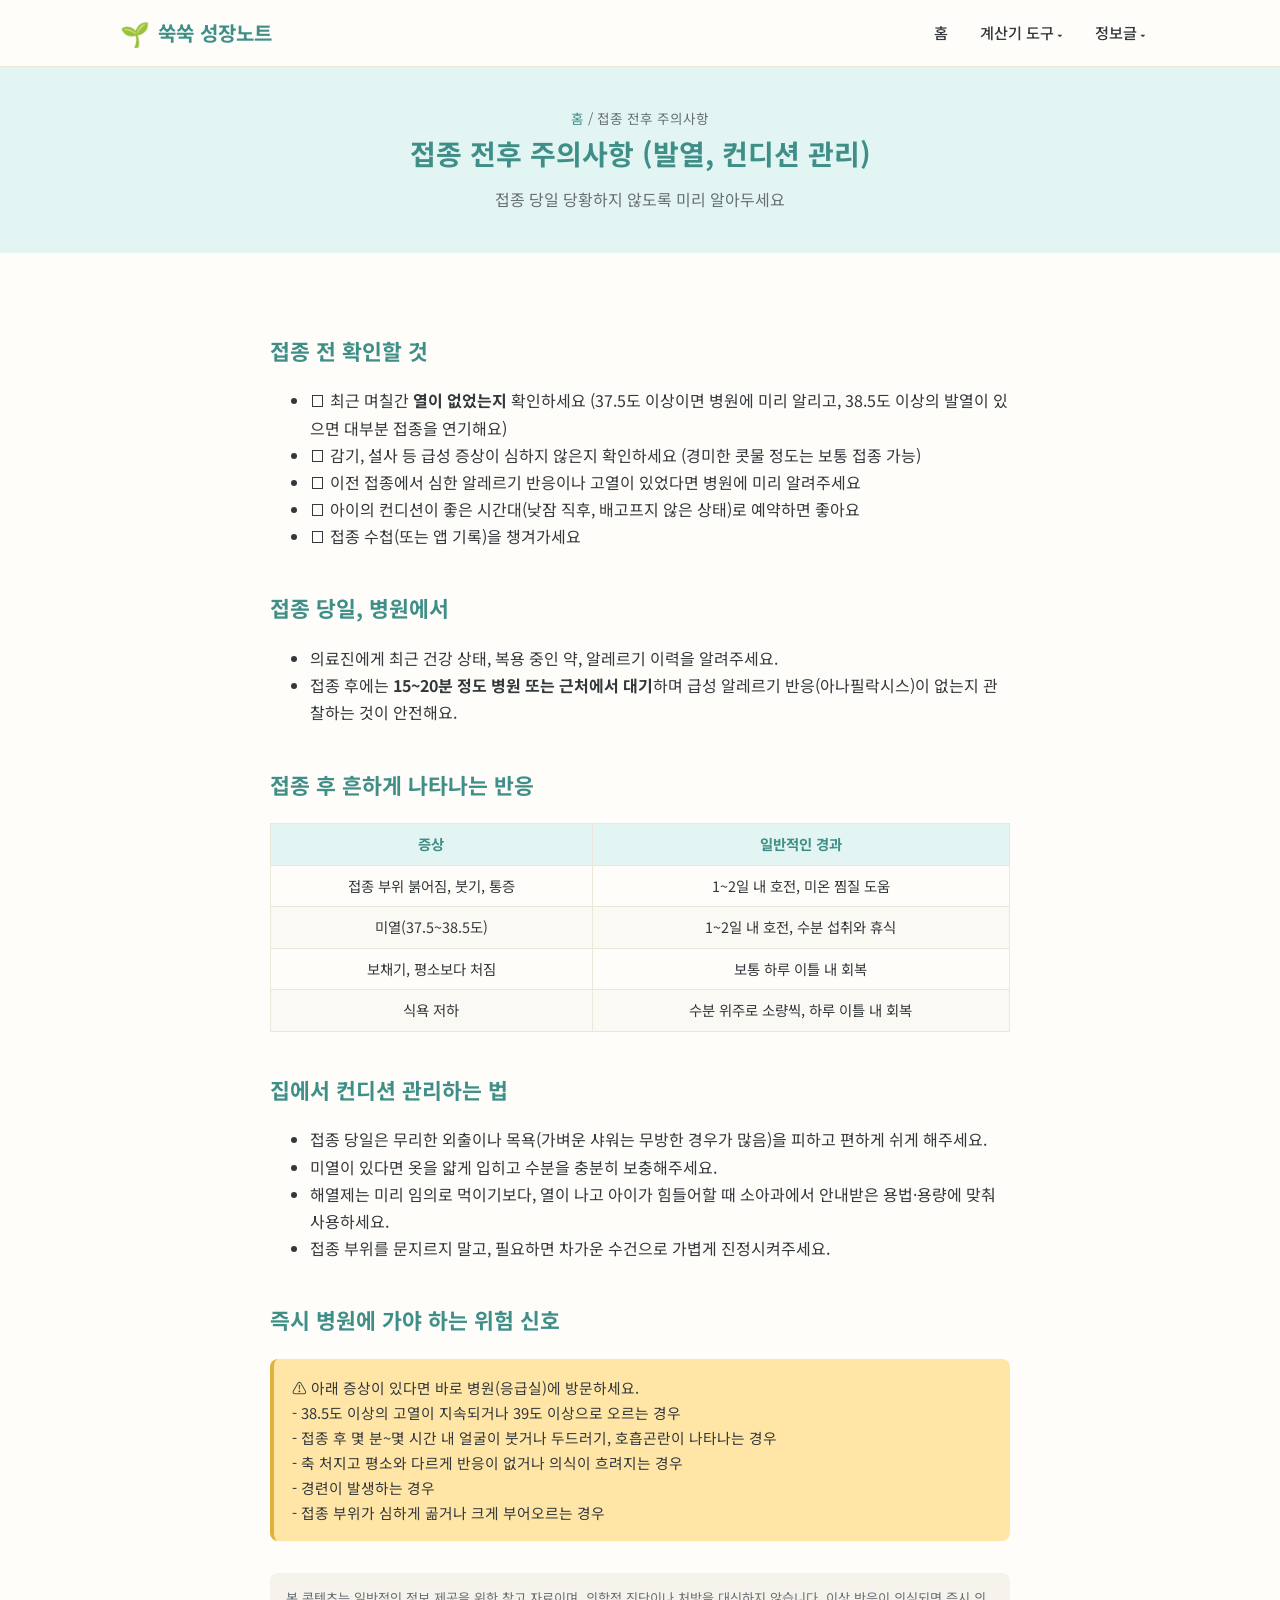
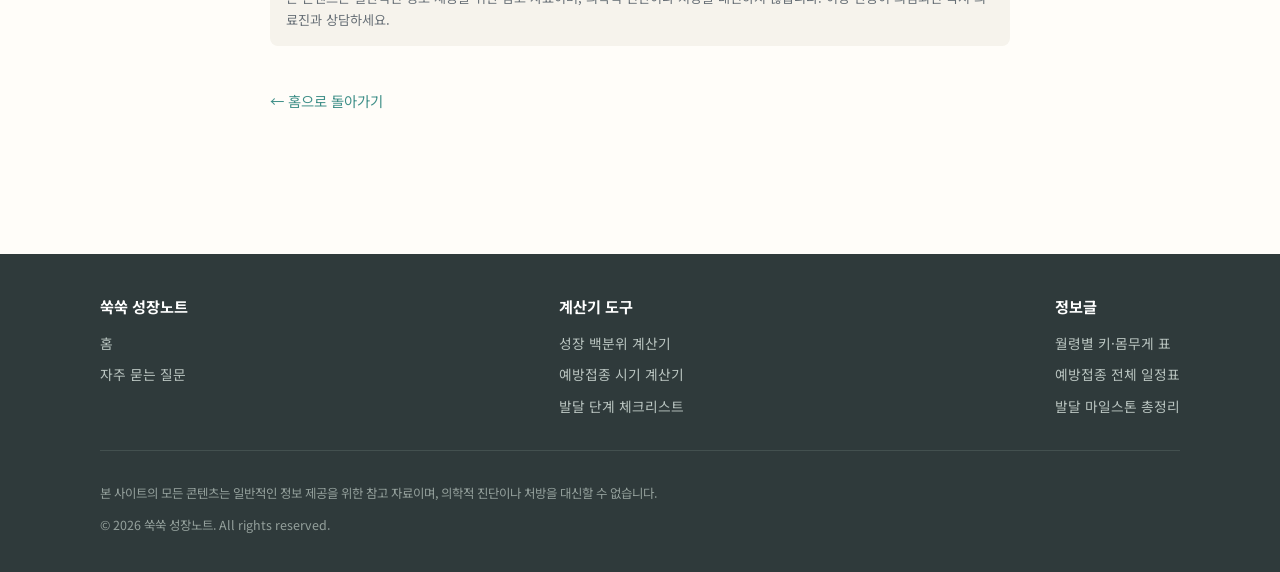
<file: articles/vaccine-care.html>
<!DOCTYPE html>
<html lang="ko">
<head>
<meta charset="UTF-8" />
<meta name="viewport" content="width=device-width, initial-scale=1.0" />
<title>예방접종 전후 주의사항 | 발열·컨디션 관리 방법 - 쑥쑥 성장노트</title>
<meta name="description" content="예방접종 전날부터 접종 후까지 확인해야 할 컨디션 체크리스트와 발열, 접종 부위 관리, 병원에 가야 하는 위험 신호를 안내합니다." />
<meta name="keywords" content="예방접종부작용,접종후발열,접종전주의사항,예방접종컨디션관리" />
<link rel="canonical" href="https://baby-growth-site-sandy.vercel.app/articles/vaccine-care.html" />
<link rel="icon" href="../assets/favicon.svg" type="image/svg+xml" />
<link rel="preconnect" href="https://fonts.googleapis.com" />
<link href="https://fonts.googleapis.com/css2?family=Noto+Sans+KR:wght@400;500;700;900&display=swap" rel="stylesheet" />
<link rel="stylesheet" href="../css/style.css" />
</head>
<body>

<header class="site-header">
  <div class="nav-wrap">
    <a href="../index.html" class="logo"><span class="emoji">🌱</span> 쑥쑥 성장노트</a>
    <button class="nav-toggle" aria-label="메뉴 열기" aria-expanded="false">☰</button>
    <nav class="main-nav">
      <a href="../index.html">홈</a>
      <details class="nav-dropdown">
        <summary>계산기 도구</summary>
        <div class="dropdown-panel">
          <a href="../tools/growth-calculator.html">📏 성장 백분위 계산기</a>
          <a href="../tools/vaccine-calculator.html">💉 예방접종 시기 계산기</a>
          <a href="../tools/development-checklist.html">🧸 발달 단계 체크리스트</a>
        </div>
      </details>
      <details class="nav-dropdown">
        <summary>정보글</summary>
        <div class="dropdown-panel">
          <div class="group-label">성장</div>
          <a href="growth-table.html">월령별 평균 키·몸무게 표</a>
          <a href="percentile-explained.html">백분위란 무엇인가</a>
          <a href="small-or-tall-checklist.html">또래보다 작거나 클 때 체크리스트</a>
          <div class="group-label">예방접종</div>
          <a href="vaccine-schedule.html">국가 필수예방접종 전체 일정표</a>
          <a href="missed-vaccine.html">접종 시기를 놓쳤을 때 대처법</a>
          <a href="vaccine-care.html">접종 전후 주의사항</a>
          <div class="group-label">발달</div>
          <a href="development-milestones.html">개월수별 발달 마일스톤 총정리</a>
          <a href="development-concerns.html">발달이 느린 것 같을 때 확인할 것들</a>
          <div class="group-label">기타</div>
          <a href="corrected-age.html">조산아 보정 연령 계산법</a>
          <a href="faq.html">자주 묻는 질문</a>
        </div>
      </details>
    </nav>
  </div>
</header>

<div class="page-hero">
  <div class="container">
    <p class="breadcrumb"><a href="../index.html">홈</a> / 접종 전후 주의사항</p>
    <h1>접종 전후 주의사항 (발열, 컨디션 관리)</h1>
    <p>접종 당일 당황하지 않도록 미리 알아두세요</p>
  </div>
</div>

<div class="content-wrap">

  <h2>접종 전 확인할 것</h2>
  <ul>
    <li>☐ 최근 며칠간 <strong>열이 없었는지</strong> 확인하세요 (37.5도 이상이면 병원에 미리 알리고, 38.5도 이상의 발열이 있으면 대부분 접종을 연기해요)</li>
    <li>☐ 감기, 설사 등 급성 증상이 심하지 않은지 확인하세요 (경미한 콧물 정도는 보통 접종 가능)</li>
    <li>☐ 이전 접종에서 심한 알레르기 반응이나 고열이 있었다면 병원에 미리 알려주세요</li>
    <li>☐ 아이의 컨디션이 좋은 시간대(낮잠 직후, 배고프지 않은 상태)로 예약하면 좋아요</li>
    <li>☐ 접종 수첩(또는 앱 기록)을 챙겨가세요</li>
  </ul>

  <h2>접종 당일, 병원에서</h2>
  <ul>
    <li>의료진에게 최근 건강 상태, 복용 중인 약, 알레르기 이력을 알려주세요.</li>
    <li>접종 후에는 <strong>15~20분 정도 병원 또는 근처에서 대기</strong>하며 급성 알레르기 반응(아나필락시스)이 없는지 관찰하는 것이 안전해요.</li>
  </ul>

  <h2>접종 후 흔하게 나타나는 반응</h2>
  <table>
    <thead><tr><th>증상</th><th>일반적인 경과</th></tr></thead>
    <tbody>
      <tr><td>접종 부위 붉어짐, 붓기, 통증</td><td>1~2일 내 호전, 미온 찜질 도움</td></tr>
      <tr><td>미열(37.5~38.5도)</td><td>1~2일 내 호전, 수분 섭취와 휴식</td></tr>
      <tr><td>보채기, 평소보다 처짐</td><td>보통 하루 이틀 내 회복</td></tr>
      <tr><td>식욕 저하</td><td>수분 위주로 소량씩, 하루 이틀 내 회복</td></tr>
    </tbody>
  </table>

  <h2>집에서 컨디션 관리하는 법</h2>
  <ul>
    <li>접종 당일은 무리한 외출이나 목욕(가벼운 샤워는 무방한 경우가 많음)을 피하고 편하게 쉬게 해주세요.</li>
    <li>미열이 있다면 옷을 얇게 입히고 수분을 충분히 보충해주세요.</li>
    <li>해열제는 미리 임의로 먹이기보다, 열이 나고 아이가 힘들어할 때 소아과에서 안내받은 용법·용량에 맞춰 사용하세요.</li>
    <li>접종 부위를 문지르지 말고, 필요하면 차가운 수건으로 가볍게 진정시켜주세요.</li>
  </ul>

  <h2>즉시 병원에 가야 하는 위험 신호</h2>
  <div class="callout warn">
    ⚠️ 아래 증상이 있다면 바로 병원(응급실)에 방문하세요.<br />
    - 38.5도 이상의 고열이 지속되거나 39도 이상으로 오르는 경우<br />
    - 접종 후 몇 분~몇 시간 내 얼굴이 붓거나 두드러기, 호흡곤란이 나타나는 경우<br />
    - 축 처지고 평소와 다르게 반응이 없거나 의식이 흐려지는 경우<br />
    - 경련이 발생하는 경우<br />
    - 접종 부위가 심하게 곪거나 크게 부어오르는 경우
  </div>

  <p class="disclaimer">본 콘텐츠는 일반적인 정보 제공을 위한 참고 자료이며, 의학적 진단이나 처방을 대신하지 않습니다. 이상 반응이 의심되면 즉시 의료진과 상담하세요.</p>

  <a class="back-link" href="../index.html">← 홈으로 돌아가기</a>
</div>

<footer class="site-footer">
  <div class="footer-inner">
    <div class="footer-col">
      <h5>쑥쑥 성장노트</h5>
      <a href="../index.html">홈</a>
      <a href="faq.html">자주 묻는 질문</a>
    </div>
    <div class="footer-col">
      <h5>계산기 도구</h5>
      <a href="../tools/growth-calculator.html">성장 백분위 계산기</a>
      <a href="../tools/vaccine-calculator.html">예방접종 시기 계산기</a>
      <a href="../tools/development-checklist.html">발달 단계 체크리스트</a>
    </div>
    <div class="footer-col">
      <h5>정보글</h5>
      <a href="growth-table.html">월령별 키·몸무게 표</a>
      <a href="vaccine-schedule.html">예방접종 전체 일정표</a>
      <a href="development-milestones.html">발달 마일스톤 총정리</a>
    </div>
  </div>
  <div class="footer-bottom">
    <p>본 사이트의 모든 콘텐츠는 일반적인 정보 제공을 위한 참고 자료이며, 의학적 진단이나 처방을 대신할 수 없습니다.</p>
    <p>© <span id="year"></span> 쑥쑥 성장노트. All rights reserved.</p>
  </div>
</footer>

<script src="../js/main.js"></script>
</body>
</html>
</file>
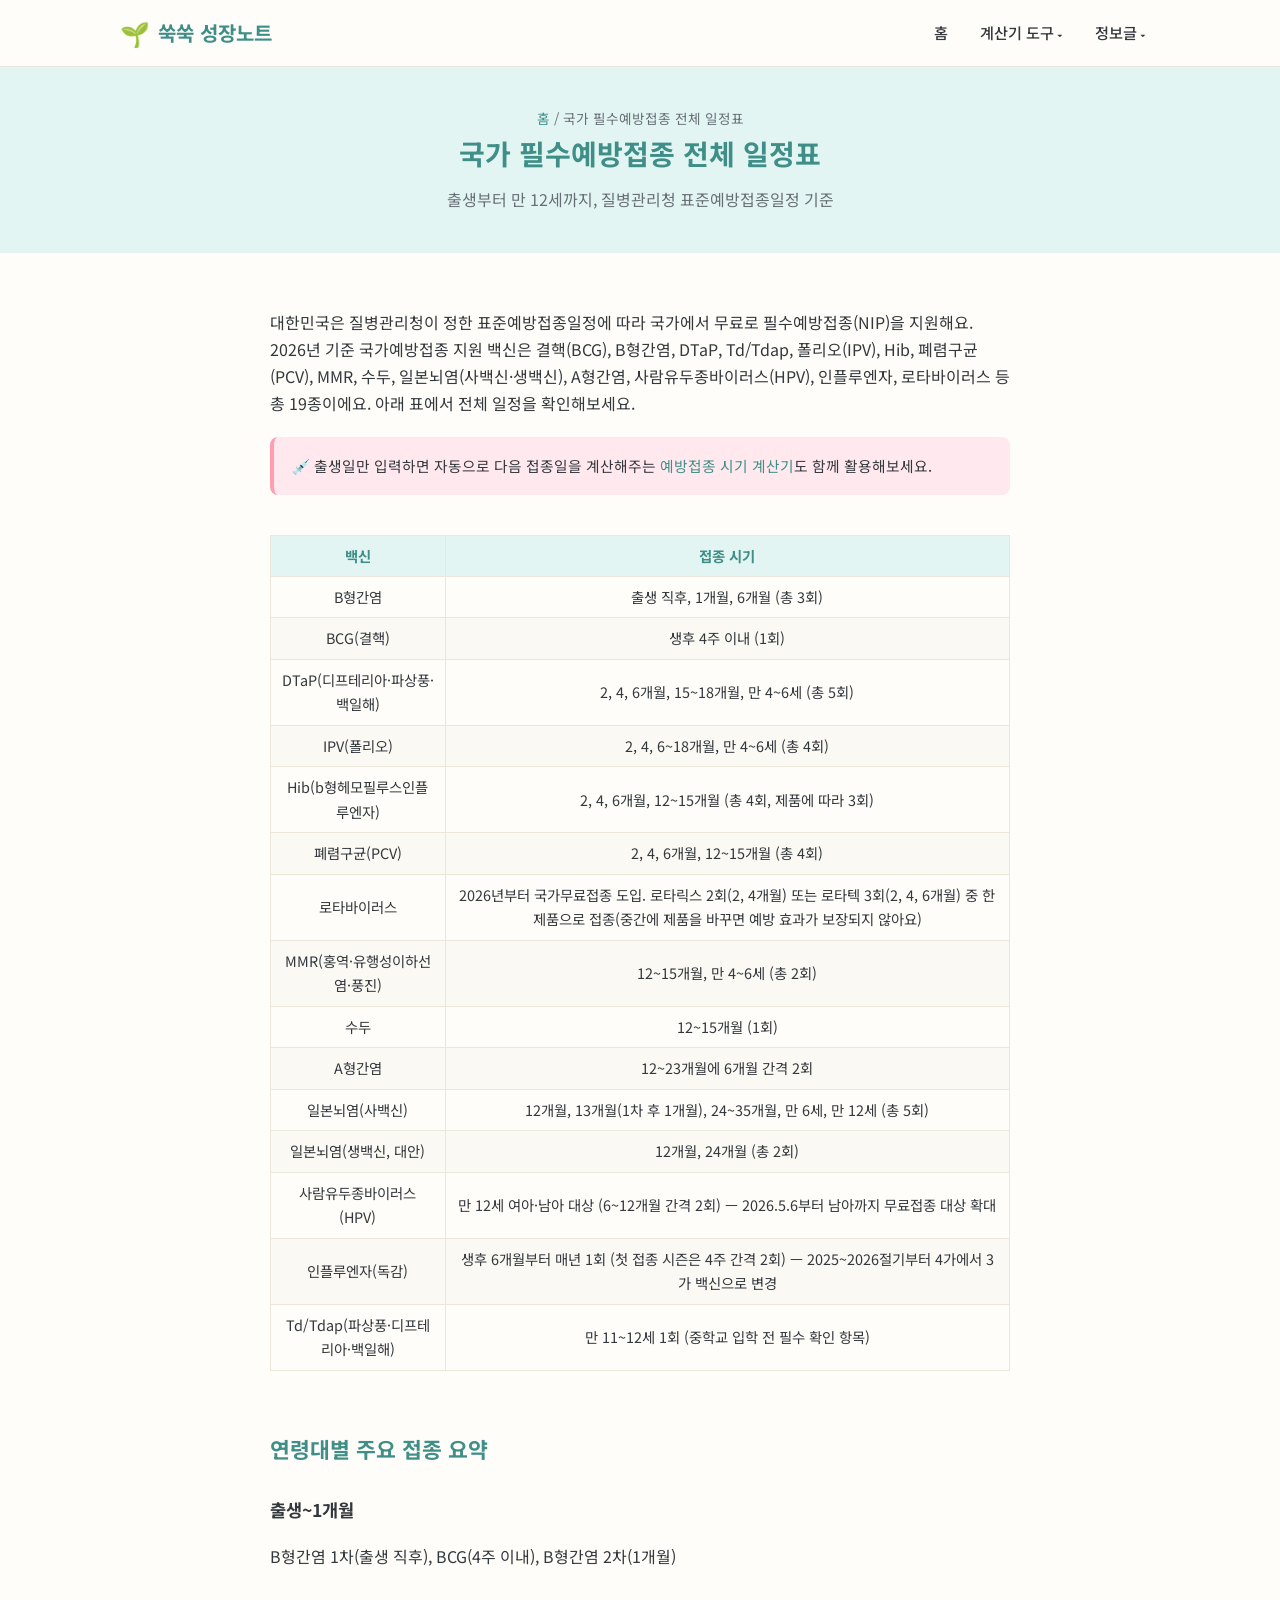
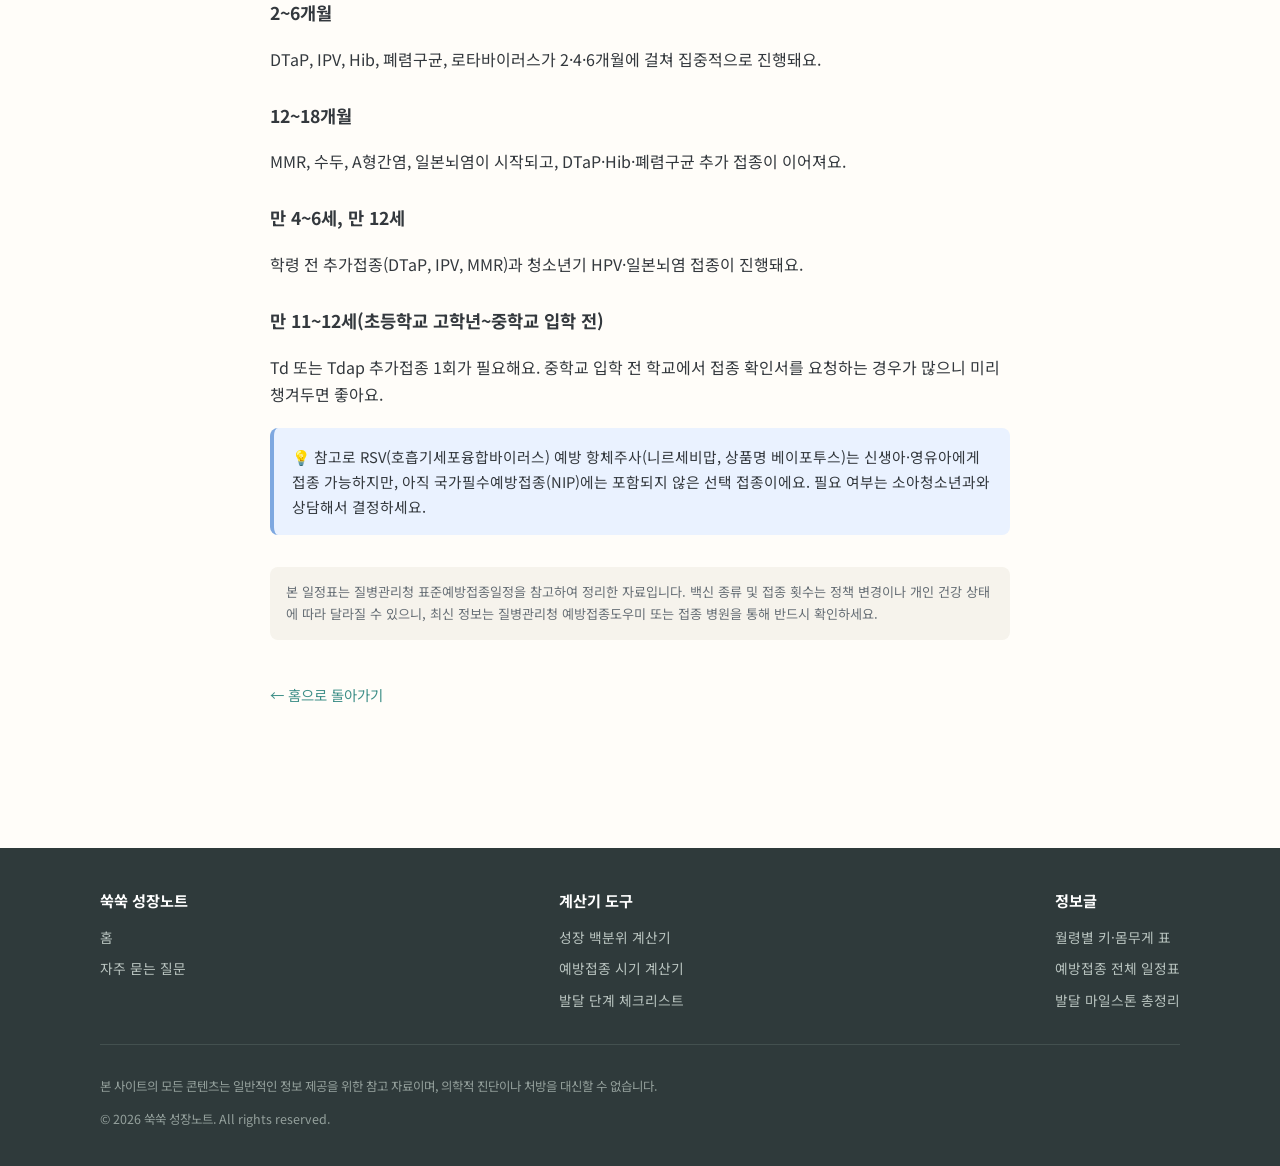
<file: articles/vaccine-schedule.html>
<!DOCTYPE html>
<html lang="ko">
<head>
<meta charset="UTF-8" />
<meta name="viewport" content="width=device-width, initial-scale=1.0" />
<title>국가 필수예방접종 전체 일정표 | 질병관리청 표준예방접종일정 - 쑥쑥 성장노트</title>
<meta name="description" content="출생부터 만 12세까지 국가 필수예방접종(질병관리청 표준예방접종일정) 전체 목록과 접종 시기를 한눈에 정리했습니다." />
<meta name="keywords" content="국가필수예방접종,표준예방접종일정,예방접종스케줄,영유아예방접종종류" />
<link rel="canonical" href="https://baby-growth-site-sandy.vercel.app/articles/vaccine-schedule.html" />
<link rel="icon" href="../assets/favicon.svg" type="image/svg+xml" />
<link rel="preconnect" href="https://fonts.googleapis.com" />
<link href="https://fonts.googleapis.com/css2?family=Noto+Sans+KR:wght@400;500;700;900&display=swap" rel="stylesheet" />
<link rel="stylesheet" href="../css/style.css" />
</head>
<body>

<header class="site-header">
  <div class="nav-wrap">
    <a href="../index.html" class="logo"><span class="emoji">🌱</span> 쑥쑥 성장노트</a>
    <button class="nav-toggle" aria-label="메뉴 열기" aria-expanded="false">☰</button>
    <nav class="main-nav">
      <a href="../index.html">홈</a>
      <details class="nav-dropdown">
        <summary>계산기 도구</summary>
        <div class="dropdown-panel">
          <a href="../tools/growth-calculator.html">📏 성장 백분위 계산기</a>
          <a href="../tools/vaccine-calculator.html">💉 예방접종 시기 계산기</a>
          <a href="../tools/development-checklist.html">🧸 발달 단계 체크리스트</a>
        </div>
      </details>
      <details class="nav-dropdown">
        <summary>정보글</summary>
        <div class="dropdown-panel">
          <div class="group-label">성장</div>
          <a href="growth-table.html">월령별 평균 키·몸무게 표</a>
          <a href="percentile-explained.html">백분위란 무엇인가</a>
          <a href="small-or-tall-checklist.html">또래보다 작거나 클 때 체크리스트</a>
          <div class="group-label">예방접종</div>
          <a href="vaccine-schedule.html">국가 필수예방접종 전체 일정표</a>
          <a href="missed-vaccine.html">접종 시기를 놓쳤을 때 대처법</a>
          <a href="vaccine-care.html">접종 전후 주의사항</a>
          <div class="group-label">발달</div>
          <a href="development-milestones.html">개월수별 발달 마일스톤 총정리</a>
          <a href="development-concerns.html">발달이 느린 것 같을 때 확인할 것들</a>
          <div class="group-label">기타</div>
          <a href="corrected-age.html">조산아 보정 연령 계산법</a>
          <a href="faq.html">자주 묻는 질문</a>
        </div>
      </details>
    </nav>
  </div>
</header>

<div class="page-hero">
  <div class="container">
    <p class="breadcrumb"><a href="../index.html">홈</a> / 국가 필수예방접종 전체 일정표</p>
    <h1>국가 필수예방접종 전체 일정표</h1>
    <p>출생부터 만 12세까지, 질병관리청 표준예방접종일정 기준</p>
  </div>
</div>

<div class="content-wrap">

  <p>대한민국은 질병관리청이 정한 표준예방접종일정에 따라 국가에서 무료로 필수예방접종(NIP)을 지원해요. 2026년 기준 국가예방접종 지원 백신은 결핵(BCG), B형간염, DTaP, Td/Tdap, 폴리오(IPV), Hib, 폐렴구균(PCV), MMR, 수두, 일본뇌염(사백신·생백신), A형간염, 사람유두종바이러스(HPV), 인플루엔자, 로타바이러스 등 총 19종이에요. 아래 표에서 전체 일정을 확인해보세요.</p>

  <div class="callout">
    💉 출생일만 입력하면 자동으로 다음 접종일을 계산해주는 <a href="../tools/vaccine-calculator.html">예방접종 시기 계산기</a>도 함께 활용해보세요.
  </div>

  <div class="table-scroll">
    <table>
      <thead><tr><th>백신</th><th>접종 시기</th></tr></thead>
      <tbody>
        <tr><td>B형간염</td><td>출생 직후, 1개월, 6개월 (총 3회)</td></tr>
        <tr><td>BCG(결핵)</td><td>생후 4주 이내 (1회)</td></tr>
        <tr><td>DTaP(디프테리아·파상풍·백일해)</td><td>2, 4, 6개월, 15~18개월, 만 4~6세 (총 5회)</td></tr>
        <tr><td>IPV(폴리오)</td><td>2, 4, 6~18개월, 만 4~6세 (총 4회)</td></tr>
        <tr><td>Hib(b형헤모필루스인플루엔자)</td><td>2, 4, 6개월, 12~15개월 (총 4회, 제품에 따라 3회)</td></tr>
        <tr><td>폐렴구균(PCV)</td><td>2, 4, 6개월, 12~15개월 (총 4회)</td></tr>
        <tr><td>로타바이러스</td><td>2026년부터 국가무료접종 도입. 로타릭스 2회(2, 4개월) 또는 로타텍 3회(2, 4, 6개월) 중 한 제품으로 접종(중간에 제품을 바꾸면 예방 효과가 보장되지 않아요)</td></tr>
        <tr><td>MMR(홍역·유행성이하선염·풍진)</td><td>12~15개월, 만 4~6세 (총 2회)</td></tr>
        <tr><td>수두</td><td>12~15개월 (1회)</td></tr>
        <tr><td>A형간염</td><td>12~23개월에 6개월 간격 2회</td></tr>
        <tr><td>일본뇌염(사백신)</td><td>12개월, 13개월(1차 후 1개월), 24~35개월, 만 6세, 만 12세 (총 5회)</td></tr>
        <tr><td>일본뇌염(생백신, 대안)</td><td>12개월, 24개월 (총 2회)</td></tr>
        <tr><td>사람유두종바이러스(HPV)</td><td>만 12세 여아·남아 대상 (6~12개월 간격 2회) — 2026.5.6부터 남아까지 무료접종 대상 확대</td></tr>
        <tr><td>인플루엔자(독감)</td><td>생후 6개월부터 매년 1회 (첫 접종 시즌은 4주 간격 2회) — 2025~2026절기부터 4가에서 3가 백신으로 변경</td></tr>
        <tr><td>Td/Tdap(파상풍·디프테리아·백일해)</td><td>만 11~12세 1회 (중학교 입학 전 필수 확인 항목)</td></tr>
      </tbody>
    </table>
  </div>

  <h2>연령대별 주요 접종 요약</h2>
  <h3>출생~1개월</h3>
  <p>B형간염 1차(출생 직후), BCG(4주 이내), B형간염 2차(1개월)</p>
  <h3>2~6개월</h3>
  <p>DTaP, IPV, Hib, 폐렴구균, 로타바이러스가 2·4·6개월에 걸쳐 집중적으로 진행돼요.</p>
  <h3>12~18개월</h3>
  <p>MMR, 수두, A형간염, 일본뇌염이 시작되고, DTaP·Hib·폐렴구균 추가 접종이 이어져요.</p>
  <h3>만 4~6세, 만 12세</h3>
  <p>학령 전 추가접종(DTaP, IPV, MMR)과 청소년기 HPV·일본뇌염 접종이 진행돼요.</p>
  <h3>만 11~12세(초등학교 고학년~중학교 입학 전)</h3>
  <p>Td 또는 Tdap 추가접종 1회가 필요해요. 중학교 입학 전 학교에서 접종 확인서를 요청하는 경우가 많으니 미리 챙겨두면 좋아요.</p>

  <div class="callout info">
    💡 참고로 RSV(호흡기세포융합바이러스) 예방 항체주사(니르세비맙, 상품명 베이포투스)는 신생아·영유아에게 접종 가능하지만, 아직 국가필수예방접종(NIP)에는 포함되지 않은 선택 접종이에요. 필요 여부는 소아청소년과와 상담해서 결정하세요.
  </div>

  <p class="disclaimer">
    본 일정표는 질병관리청 표준예방접종일정을 참고하여 정리한 자료입니다. 백신 종류 및 접종 횟수는 정책 변경이나 개인 건강 상태에 따라 달라질 수 있으니, 최신 정보는 질병관리청 예방접종도우미 또는 접종 병원을 통해 반드시 확인하세요.
  </p>

  <a class="back-link" href="../index.html">← 홈으로 돌아가기</a>
</div>

<footer class="site-footer">
  <div class="footer-inner">
    <div class="footer-col">
      <h5>쑥쑥 성장노트</h5>
      <a href="../index.html">홈</a>
      <a href="faq.html">자주 묻는 질문</a>
    </div>
    <div class="footer-col">
      <h5>계산기 도구</h5>
      <a href="../tools/growth-calculator.html">성장 백분위 계산기</a>
      <a href="../tools/vaccine-calculator.html">예방접종 시기 계산기</a>
      <a href="../tools/development-checklist.html">발달 단계 체크리스트</a>
    </div>
    <div class="footer-col">
      <h5>정보글</h5>
      <a href="growth-table.html">월령별 키·몸무게 표</a>
      <a href="vaccine-schedule.html">예방접종 전체 일정표</a>
      <a href="development-milestones.html">발달 마일스톤 총정리</a>
    </div>
  </div>
  <div class="footer-bottom">
    <p>본 사이트의 모든 콘텐츠는 일반적인 정보 제공을 위한 참고 자료이며, 의학적 진단이나 처방을 대신할 수 없습니다.</p>
    <p>© <span id="year"></span> 쑥쑥 성장노트. All rights reserved.</p>
  </div>
</footer>

<script src="../js/main.js"></script>
</body>
</html>
</file>
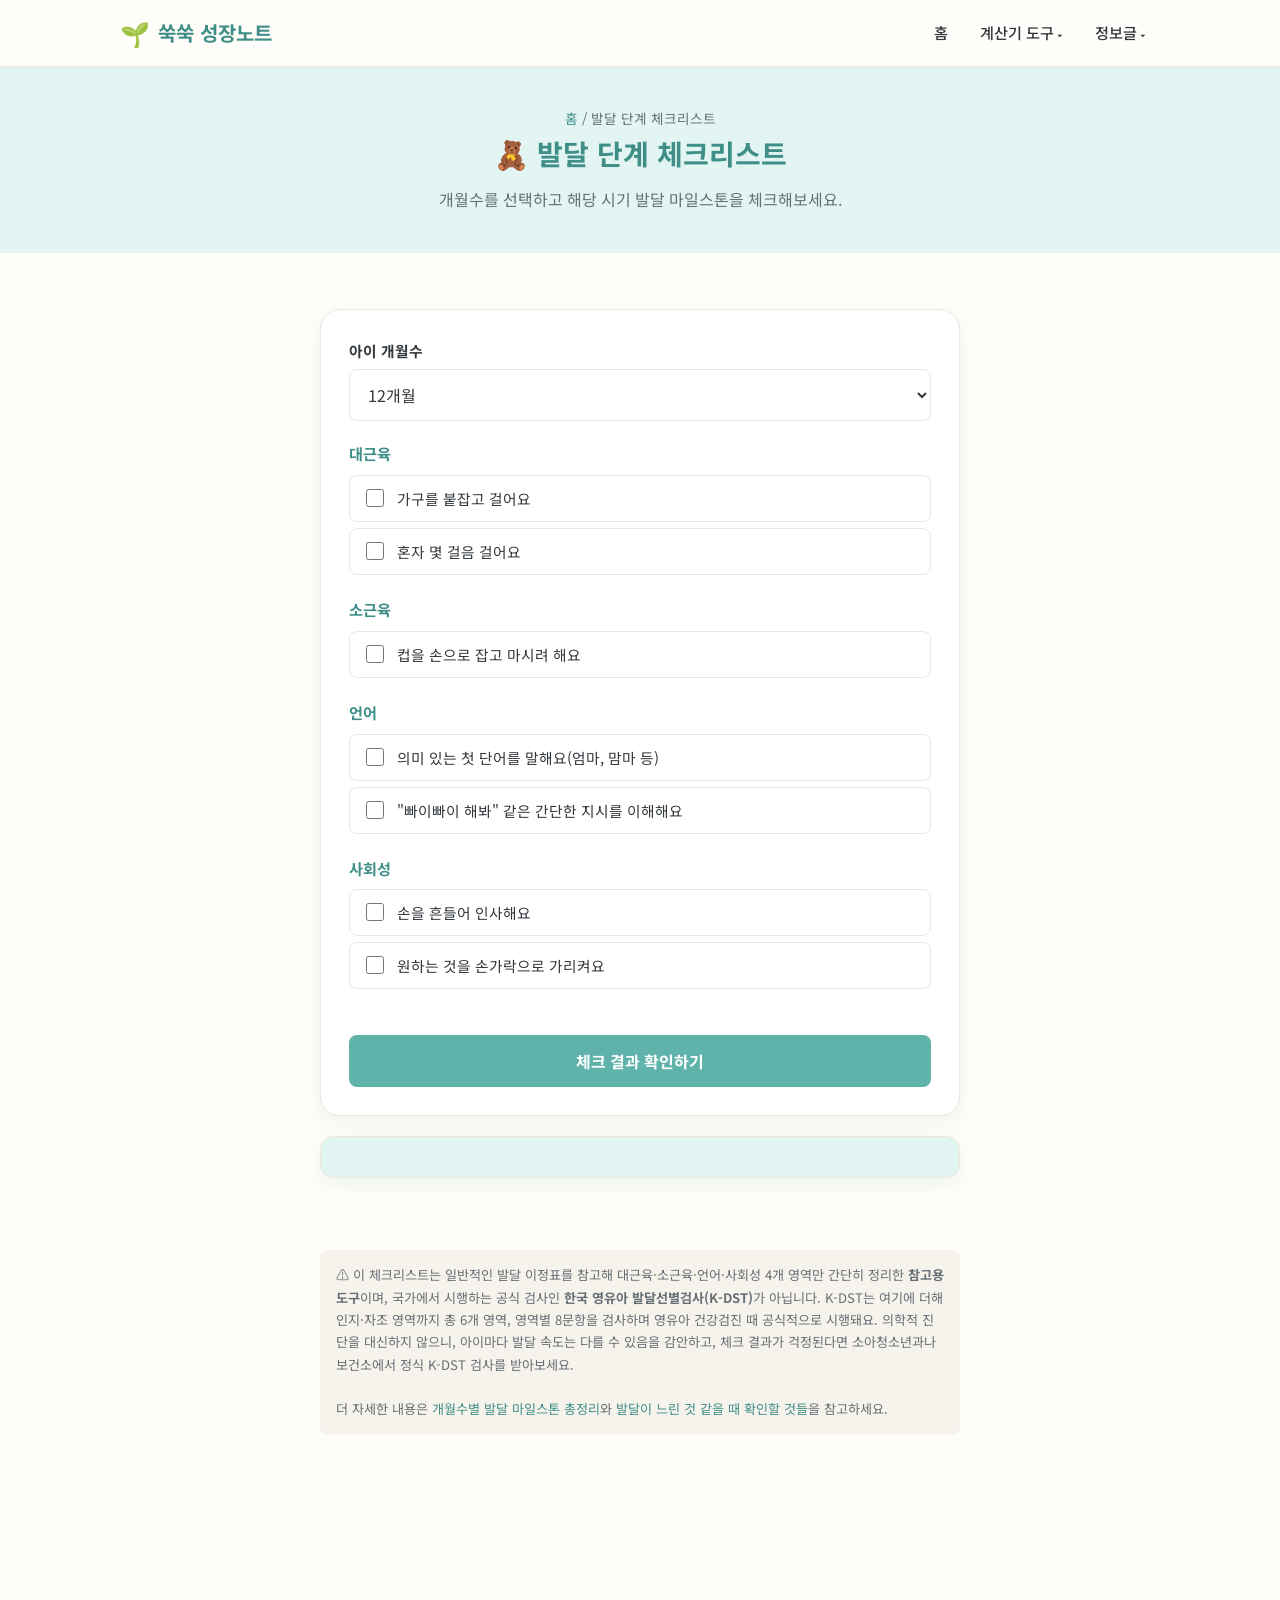
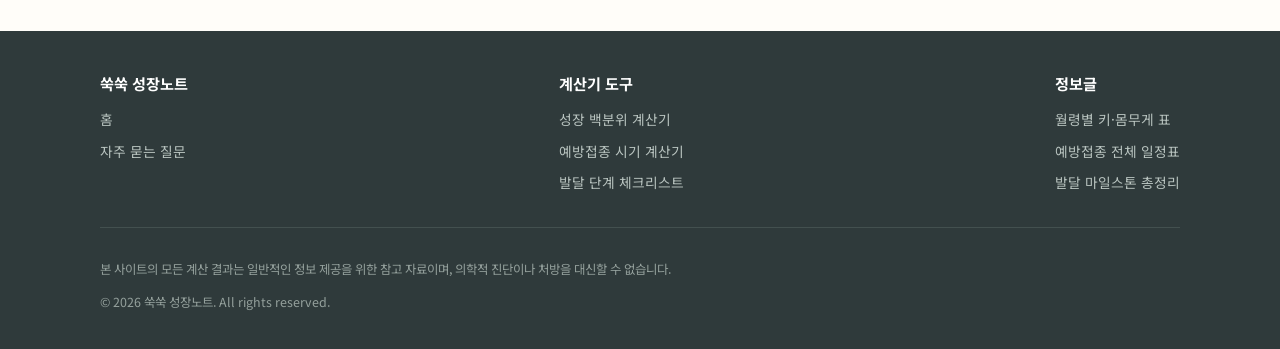
<file: tools/development-checklist.html>
<!DOCTYPE html>
<html lang="ko">
<head>
<meta charset="UTF-8" />
<meta name="viewport" content="width=device-width, initial-scale=1.0" />
<title>발달 단계 체크리스트 | 개월수별 발달 마일스톤 확인 - 쑥쑥 성장노트</title>
<meta name="description" content="개월수를 선택하면 뒤집기, 옹알이, 걷기 등 해당 시기 발달 마일스톤을 체크박스로 확인하고 결과를 요약해주는 무료 발달 체크리스트입니다." />
<meta name="keywords" content="발달체크리스트,발달마일스톤,영유아발달,아기발달단계,K-DST" />
<link rel="canonical" href="https://baby-growth-site-sandy.vercel.app/tools/development-checklist.html" />
<link rel="icon" href="../assets/favicon.svg" type="image/svg+xml" />
<link rel="preconnect" href="https://fonts.googleapis.com" />
<link href="https://fonts.googleapis.com/css2?family=Noto+Sans+KR:wght@400;500;700;900&display=swap" rel="stylesheet" />
<link rel="stylesheet" href="../css/style.css" />
</head>
<body>

<header class="site-header">
  <div class="nav-wrap">
    <a href="../index.html" class="logo"><span class="emoji">🌱</span> 쑥쑥 성장노트</a>
    <button class="nav-toggle" aria-label="메뉴 열기" aria-expanded="false">☰</button>
    <nav class="main-nav">
      <a href="../index.html">홈</a>
      <details class="nav-dropdown">
        <summary>계산기 도구</summary>
        <div class="dropdown-panel">
          <a href="growth-calculator.html">📏 성장 백분위 계산기</a>
          <a href="vaccine-calculator.html">💉 예방접종 시기 계산기</a>
          <a href="development-checklist.html">🧸 발달 단계 체크리스트</a>
        </div>
      </details>
      <details class="nav-dropdown">
        <summary>정보글</summary>
        <div class="dropdown-panel">
          <div class="group-label">성장</div>
          <a href="../articles/growth-table.html">월령별 평균 키·몸무게 표</a>
          <a href="../articles/percentile-explained.html">백분위란 무엇인가</a>
          <a href="../articles/small-or-tall-checklist.html">또래보다 작거나 클 때 체크리스트</a>
          <div class="group-label">예방접종</div>
          <a href="../articles/vaccine-schedule.html">국가 필수예방접종 전체 일정표</a>
          <a href="../articles/missed-vaccine.html">접종 시기를 놓쳤을 때 대처법</a>
          <a href="../articles/vaccine-care.html">접종 전후 주의사항</a>
          <div class="group-label">발달</div>
          <a href="../articles/development-milestones.html">개월수별 발달 마일스톤 총정리</a>
          <a href="../articles/development-concerns.html">발달이 느린 것 같을 때 확인할 것들</a>
          <div class="group-label">기타</div>
          <a href="../articles/corrected-age.html">조산아 보정 연령 계산법</a>
          <a href="../articles/faq.html">자주 묻는 질문</a>
        </div>
      </details>
    </nav>
  </div>
</header>

<div class="page-hero">
  <div class="container">
    <p class="breadcrumb"><a href="../index.html">홈</a> / 발달 단계 체크리스트</p>
    <h1>🧸 발달 단계 체크리스트</h1>
    <p>개월수를 선택하고 해당 시기 발달 마일스톤을 체크해보세요.</p>
  </div>
</div>

<section>
  <div class="container">
    <div class="calc-box">
      <div class="form-row">
        <label for="month-select">아이 개월수</label>
        <select id="month-select">
          <option value="2">2개월</option>
          <option value="4">4개월</option>
          <option value="6">6개월</option>
          <option value="9">9개월</option>
          <option value="12" selected>12개월</option>
          <option value="15">15개월</option>
          <option value="18">18개월</option>
          <option value="24">24개월</option>
        </select>
      </div>
      <div id="checklist-container"></div>
    </div>

    <div class="calc-box summary-box" id="checklist-summary" style="margin-top:20px;"></div>

    <div class="content-wrap" style="max-width:640px;padding-left:0;padding-right:0;">
      <div class="disclaimer">
        ⚠️ 이 체크리스트는 일반적인 발달 이정표를 참고해 대근육·소근육·언어·사회성 4개 영역만 간단히 정리한 <strong>참고용 도구</strong>이며, 국가에서 시행하는 공식 검사인 <strong>한국 영유아 발달선별검사(K-DST)</strong>가 아닙니다. K-DST는 여기에 더해 인지·자조 영역까지 총 6개 영역, 영역별 8문항을 검사하며 영유아 건강검진 때 공식적으로 시행돼요. 의학적 진단을 대신하지 않으니, 아이마다 발달 속도는 다를 수 있음을 감안하고, 체크 결과가 걱정된다면 소아청소년과나 보건소에서 정식 K-DST 검사를 받아보세요.
        <br /><br />
        더 자세한 내용은 <a href="../articles/development-milestones.html">개월수별 발달 마일스톤 총정리</a>와 <a href="../articles/development-concerns.html">발달이 느린 것 같을 때 확인할 것들</a>을 참고하세요.
      </div>
    </div>
  </div>
</section>

<footer class="site-footer">
  <div class="footer-inner">
    <div class="footer-col">
      <h5>쑥쑥 성장노트</h5>
      <a href="../index.html">홈</a>
      <a href="../articles/faq.html">자주 묻는 질문</a>
    </div>
    <div class="footer-col">
      <h5>계산기 도구</h5>
      <a href="growth-calculator.html">성장 백분위 계산기</a>
      <a href="vaccine-calculator.html">예방접종 시기 계산기</a>
      <a href="development-checklist.html">발달 단계 체크리스트</a>
    </div>
    <div class="footer-col">
      <h5>정보글</h5>
      <a href="../articles/growth-table.html">월령별 키·몸무게 표</a>
      <a href="../articles/vaccine-schedule.html">예방접종 전체 일정표</a>
      <a href="../articles/development-milestones.html">발달 마일스톤 총정리</a>
    </div>
  </div>
  <div class="footer-bottom">
    <p>본 사이트의 모든 계산 결과는 일반적인 정보 제공을 위한 참고 자료이며, 의학적 진단이나 처방을 대신할 수 없습니다.</p>
    <p>© <span id="year"></span> 쑥쑥 성장노트. All rights reserved.</p>
  </div>
</footer>

<script src="../js/main.js"></script>
<script src="../js/development-checklist.js"></script>
</body>
</html>
</file>
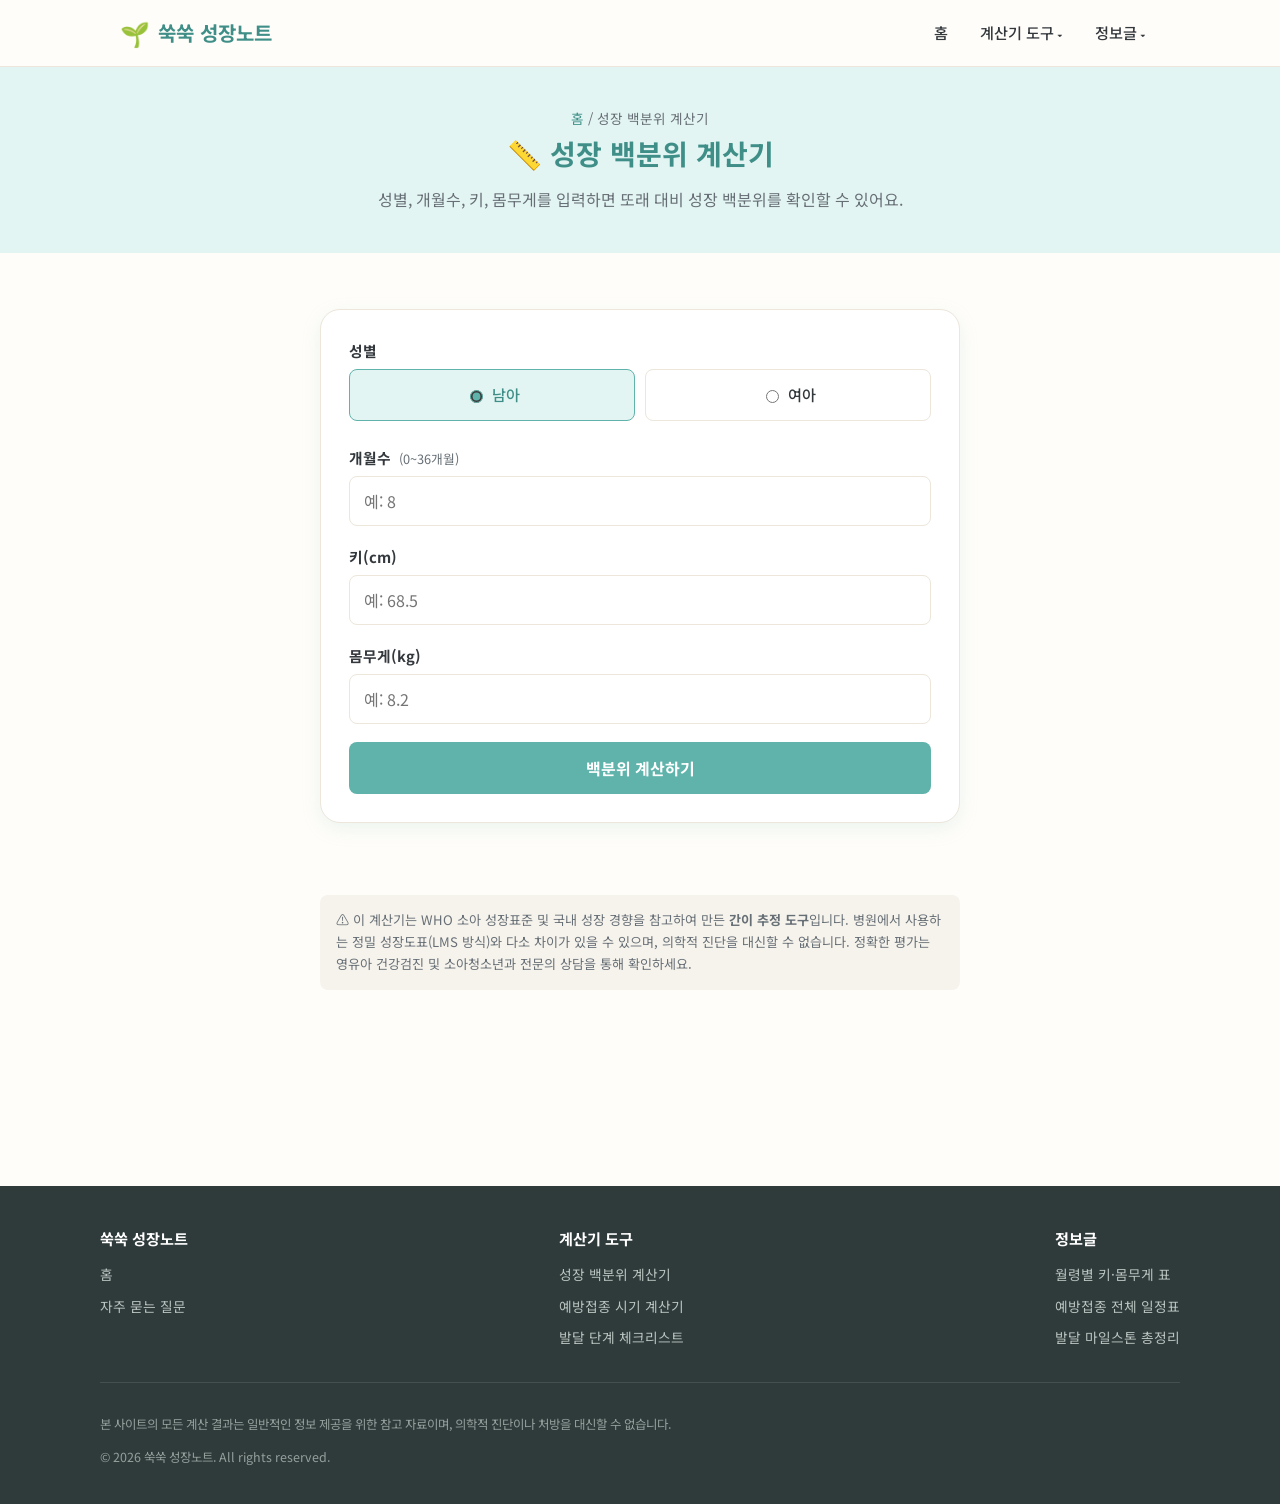
<file: tools/growth-calculator.html>
<!DOCTYPE html>
<html lang="ko">
<head>
<meta charset="UTF-8" />
<meta name="viewport" content="width=device-width, initial-scale=1.0" />
<title>성장 백분위 계산기 | 우리 아이 키·몸무게 백분위 확인 - 쑥쑥 성장노트</title>
<meta name="description" content="성별, 개월수, 키(cm), 몸무게(kg)를 입력하면 또래 대비 성장 백분위를 바로 확인할 수 있는 무료 계산기입니다. 대한소아과학회 성장곡선을 참고했어요." />
<meta name="keywords" content="성장백분위계산기,키몸무게백분위,성장곡선,영유아성장,아기몸무게" />
<link rel="canonical" href="https://baby-growth-site-sandy.vercel.app/tools/growth-calculator.html" />
<link rel="icon" href="../assets/favicon.svg" type="image/svg+xml" />
<link rel="preconnect" href="https://fonts.googleapis.com" />
<link href="https://fonts.googleapis.com/css2?family=Noto+Sans+KR:wght@400;500;700;900&display=swap" rel="stylesheet" />
<link rel="stylesheet" href="../css/style.css" />
</head>
<body>

<header class="site-header">
  <div class="nav-wrap">
    <a href="../index.html" class="logo"><span class="emoji">🌱</span> 쑥쑥 성장노트</a>
    <button class="nav-toggle" aria-label="메뉴 열기" aria-expanded="false">☰</button>
    <nav class="main-nav">
      <a href="../index.html">홈</a>
      <details class="nav-dropdown">
        <summary>계산기 도구</summary>
        <div class="dropdown-panel">
          <a href="growth-calculator.html">📏 성장 백분위 계산기</a>
          <a href="vaccine-calculator.html">💉 예방접종 시기 계산기</a>
          <a href="development-checklist.html">🧸 발달 단계 체크리스트</a>
        </div>
      </details>
      <details class="nav-dropdown">
        <summary>정보글</summary>
        <div class="dropdown-panel">
          <div class="group-label">성장</div>
          <a href="../articles/growth-table.html">월령별 평균 키·몸무게 표</a>
          <a href="../articles/percentile-explained.html">백분위란 무엇인가</a>
          <a href="../articles/small-or-tall-checklist.html">또래보다 작거나 클 때 체크리스트</a>
          <div class="group-label">예방접종</div>
          <a href="../articles/vaccine-schedule.html">국가 필수예방접종 전체 일정표</a>
          <a href="../articles/missed-vaccine.html">접종 시기를 놓쳤을 때 대처법</a>
          <a href="../articles/vaccine-care.html">접종 전후 주의사항</a>
          <div class="group-label">발달</div>
          <a href="../articles/development-milestones.html">개월수별 발달 마일스톤 총정리</a>
          <a href="../articles/development-concerns.html">발달이 느린 것 같을 때 확인할 것들</a>
          <div class="group-label">기타</div>
          <a href="../articles/corrected-age.html">조산아 보정 연령 계산법</a>
          <a href="../articles/faq.html">자주 묻는 질문</a>
        </div>
      </details>
    </nav>
  </div>
</header>

<div class="page-hero">
  <div class="container">
    <p class="breadcrumb"><a href="../index.html">홈</a> / 성장 백분위 계산기</p>
    <h1>📏 성장 백분위 계산기</h1>
    <p>성별, 개월수, 키, 몸무게를 입력하면 또래 대비 성장 백분위를 확인할 수 있어요.</p>
  </div>
</div>

<section>
  <div class="container">
    <form class="calc-box" id="growth-form">
      <div class="form-row">
        <label>성별</label>
        <div class="radio-group">
          <label><input type="radio" name="sex" value="boy" checked /> <span>남아</span></label>
          <label><input type="radio" name="sex" value="girl" /> <span>여아</span></label>
        </div>
      </div>
      <div class="form-row">
        <label for="months">개월수 <span class="hint">(0~36개월)</span></label>
        <input type="number" id="months" min="0" max="36" step="1" placeholder="예: 8" required />
      </div>
      <div class="form-row">
        <label for="height">키(cm)</label>
        <input type="number" id="height" min="30" max="130" step="0.1" placeholder="예: 68.5" required />
      </div>
      <div class="form-row">
        <label for="weight">몸무게(kg)</label>
        <input type="number" id="weight" min="1" max="30" step="0.1" placeholder="예: 8.2" required />
      </div>
      <button type="submit" class="btn">백분위 계산하기</button>
    </form>

    <div class="calc-box result-box" id="growth-result" style="margin-top:20px;">
      <div class="result-headline" id="result-headline"></div>
      <div class="result-sub">아래는 또래(같은 성별·개월수) 대비 위치예요</div>

      <div class="percentile-bar-wrap">
        <div class="percentile-bar-label"><span>키 백분위</span><span id="result-height-pct"></span></div>
        <div class="percentile-bar"><div class="percentile-bar-fill" id="result-height-bar" style="width:0%"></div></div>
        <div class="percentile-bar-label"><span></span><span id="result-height-label"></span></div>
      </div>

      <div class="percentile-bar-wrap">
        <div class="percentile-bar-label"><span>몸무게 백분위</span><span id="result-weight-pct"></span></div>
        <div class="percentile-bar"><div class="percentile-bar-fill" id="result-weight-bar" style="width:0%"></div></div>
        <div class="percentile-bar-label"><span></span><span id="result-weight-label"></span></div>
      </div>

      <div id="result-extreme-note" class="callout warn" style="display:none;margin-top:16px;">
        ⚠️ 입력하신 값이 또래 평균과 매우 큰 차이가 나요(통계적으로 극단치 범위). 키·몸무게·개월수를 다시 한 번 확인해보시고, 입력이 맞다면 소아청소년과 상담을 권장해요.
      </div>

      <p style="margin-top:18px;font-size:0.85rem;color:var(--color-text-soft)">
        예) 키 백분위 30%는 또래 100명 중 몸이 작은 순서로 세웠을 때 약 30번째에 해당한다는 뜻이에요.
        <a href="../articles/percentile-explained.html">백분위 자세히 알아보기 →</a>
      </p>
    </div>

    <div class="content-wrap" style="max-width:640px;padding-left:0;padding-right:0;">
      <div class="disclaimer">
        ⚠️ 이 계산기는 WHO 소아 성장표준 및 국내 성장 경향을 참고하여 만든 <strong>간이 추정 도구</strong>입니다. 병원에서 사용하는 정밀 성장도표(LMS 방식)와 다소 차이가 있을 수 있으며, 의학적 진단을 대신할 수 없습니다. 정확한 평가는 영유아 건강검진 및 소아청소년과 전문의 상담을 통해 확인하세요.
      </div>
    </div>
  </div>
</section>

<footer class="site-footer">
  <div class="footer-inner">
    <div class="footer-col">
      <h5>쑥쑥 성장노트</h5>
      <a href="../index.html">홈</a>
      <a href="../articles/faq.html">자주 묻는 질문</a>
    </div>
    <div class="footer-col">
      <h5>계산기 도구</h5>
      <a href="growth-calculator.html">성장 백분위 계산기</a>
      <a href="vaccine-calculator.html">예방접종 시기 계산기</a>
      <a href="development-checklist.html">발달 단계 체크리스트</a>
    </div>
    <div class="footer-col">
      <h5>정보글</h5>
      <a href="../articles/growth-table.html">월령별 키·몸무게 표</a>
      <a href="../articles/vaccine-schedule.html">예방접종 전체 일정표</a>
      <a href="../articles/development-milestones.html">발달 마일스톤 총정리</a>
    </div>
  </div>
  <div class="footer-bottom">
    <p>본 사이트의 모든 계산 결과는 일반적인 정보 제공을 위한 참고 자료이며, 의학적 진단이나 처방을 대신할 수 없습니다.</p>
    <p>© <span id="year"></span> 쑥쑥 성장노트. All rights reserved.</p>
  </div>
</footer>

<script src="../js/main.js"></script>
<script src="../js/growth-calculator.js"></script>
</body>
</html>
</file>
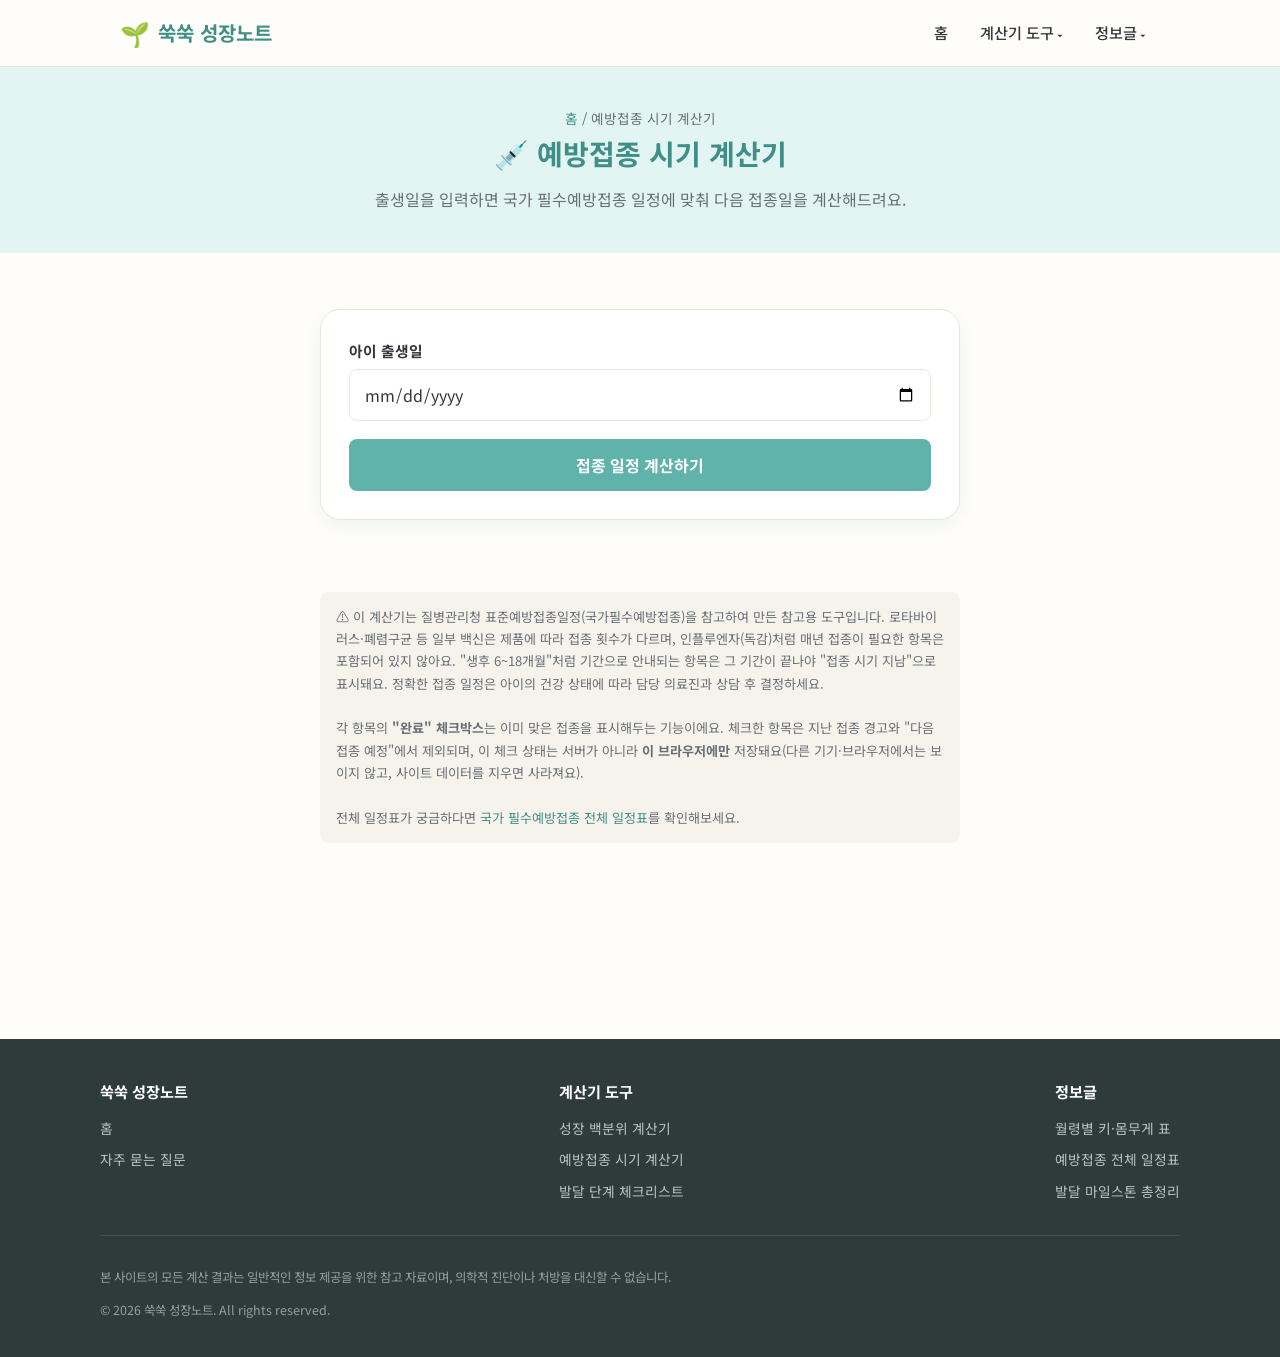
<file: tools/vaccine-calculator.html>
<!DOCTYPE html>
<html lang="ko">
<head>
<meta charset="UTF-8" />
<meta name="viewport" content="width=device-width, initial-scale=1.0" />
<title>예방접종 시기 계산기 | 국가필수예방접종 일정 자동 계산 - 쑥쑥 성장노트</title>
<meta name="description" content="출생일만 입력하면 국가 필수예방접종(질병관리청 표준예방접종일정) 기준으로 다음 접종일과 남은 접종 목록을 자동으로 계산해주는 무료 계산기입니다." />
<meta name="keywords" content="예방접종계산기,예방접종일정,국가필수예방접종,아기예방접종,표준예방접종일정" />
<link rel="canonical" href="https://baby-growth-site-sandy.vercel.app/tools/vaccine-calculator.html" />
<link rel="icon" href="../assets/favicon.svg" type="image/svg+xml" />
<link rel="preconnect" href="https://fonts.googleapis.com" />
<link href="https://fonts.googleapis.com/css2?family=Noto+Sans+KR:wght@400;500;700;900&display=swap" rel="stylesheet" />
<link rel="stylesheet" href="../css/style.css" />
</head>
<body>

<header class="site-header">
  <div class="nav-wrap">
    <a href="../index.html" class="logo"><span class="emoji">🌱</span> 쑥쑥 성장노트</a>
    <button class="nav-toggle" aria-label="메뉴 열기" aria-expanded="false">☰</button>
    <nav class="main-nav">
      <a href="../index.html">홈</a>
      <details class="nav-dropdown">
        <summary>계산기 도구</summary>
        <div class="dropdown-panel">
          <a href="growth-calculator.html">📏 성장 백분위 계산기</a>
          <a href="vaccine-calculator.html">💉 예방접종 시기 계산기</a>
          <a href="development-checklist.html">🧸 발달 단계 체크리스트</a>
        </div>
      </details>
      <details class="nav-dropdown">
        <summary>정보글</summary>
        <div class="dropdown-panel">
          <div class="group-label">성장</div>
          <a href="../articles/growth-table.html">월령별 평균 키·몸무게 표</a>
          <a href="../articles/percentile-explained.html">백분위란 무엇인가</a>
          <a href="../articles/small-or-tall-checklist.html">또래보다 작거나 클 때 체크리스트</a>
          <div class="group-label">예방접종</div>
          <a href="../articles/vaccine-schedule.html">국가 필수예방접종 전체 일정표</a>
          <a href="../articles/missed-vaccine.html">접종 시기를 놓쳤을 때 대처법</a>
          <a href="../articles/vaccine-care.html">접종 전후 주의사항</a>
          <div class="group-label">발달</div>
          <a href="../articles/development-milestones.html">개월수별 발달 마일스톤 총정리</a>
          <a href="../articles/development-concerns.html">발달이 느린 것 같을 때 확인할 것들</a>
          <div class="group-label">기타</div>
          <a href="../articles/corrected-age.html">조산아 보정 연령 계산법</a>
          <a href="../articles/faq.html">자주 묻는 질문</a>
        </div>
      </details>
    </nav>
  </div>
</header>

<div class="page-hero">
  <div class="container">
    <p class="breadcrumb"><a href="../index.html">홈</a> / 예방접종 시기 계산기</p>
    <h1>💉 예방접종 시기 계산기</h1>
    <p>출생일을 입력하면 국가 필수예방접종 일정에 맞춰 다음 접종일을 계산해드려요.</p>
  </div>
</div>

<section>
  <div class="container">
    <form class="calc-box" id="vaccine-form">
      <div class="form-row">
        <label for="birthdate">아이 출생일</label>
        <input type="date" id="birthdate" required />
      </div>
      <button type="submit" class="btn">접종 일정 계산하기</button>
    </form>

    <div class="calc-box result-box" id="vaccine-result" style="margin-top:20px;">
      <div class="result-headline">다음 접종 예정</div>
      <div class="result-sub" id="vaccine-next"></div>
      <div class="vaccine-list" id="vaccine-list"></div>
    </div>

    <div class="content-wrap" style="max-width:640px;padding-left:0;padding-right:0;">
      <div class="disclaimer">
        ⚠️ 이 계산기는 질병관리청 표준예방접종일정(국가필수예방접종)을 참고하여 만든 참고용 도구입니다. 로타바이러스·폐렴구균 등 일부 백신은 제품에 따라 접종 횟수가 다르며, 인플루엔자(독감)처럼 매년 접종이 필요한 항목은 포함되어 있지 않아요. "생후 6~18개월"처럼 기간으로 안내되는 항목은 그 기간이 끝나야 "접종 시기 지남"으로 표시돼요. 정확한 접종 일정은 아이의 건강 상태에 따라 담당 의료진과 상담 후 결정하세요.
        <br /><br />
        각 항목의 <strong>"완료" 체크박스</strong>는 이미 맞은 접종을 표시해두는 기능이에요. 체크한 항목은 지난 접종 경고와 "다음 접종 예정"에서 제외되며, 이 체크 상태는 서버가 아니라 <strong>이 브라우저에만</strong> 저장돼요(다른 기기·브라우저에서는 보이지 않고, 사이트 데이터를 지우면 사라져요).
        <br /><br />
        전체 일정표가 궁금하다면 <a href="../articles/vaccine-schedule.html">국가 필수예방접종 전체 일정표</a>를 확인해보세요.
      </div>
    </div>
  </div>
</section>

<footer class="site-footer">
  <div class="footer-inner">
    <div class="footer-col">
      <h5>쑥쑥 성장노트</h5>
      <a href="../index.html">홈</a>
      <a href="../articles/faq.html">자주 묻는 질문</a>
    </div>
    <div class="footer-col">
      <h5>계산기 도구</h5>
      <a href="growth-calculator.html">성장 백분위 계산기</a>
      <a href="vaccine-calculator.html">예방접종 시기 계산기</a>
      <a href="development-checklist.html">발달 단계 체크리스트</a>
    </div>
    <div class="footer-col">
      <h5>정보글</h5>
      <a href="../articles/growth-table.html">월령별 키·몸무게 표</a>
      <a href="../articles/vaccine-schedule.html">예방접종 전체 일정표</a>
      <a href="../articles/development-milestones.html">발달 마일스톤 총정리</a>
    </div>
  </div>
  <div class="footer-bottom">
    <p>본 사이트의 모든 계산 결과는 일반적인 정보 제공을 위한 참고 자료이며, 의학적 진단이나 처방을 대신할 수 없습니다.</p>
    <p>© <span id="year"></span> 쑥쑥 성장노트. All rights reserved.</p>
  </div>
</footer>

<script src="../js/main.js"></script>
<script src="../js/vaccine-calculator.js"></script>
</body>
</html>
</file>
<file: css/style.css>
/* ========================================
   쑥쑥 성장노트 - 공통 스타일시트
   파스텔톤, 신뢰감 있는 육아정보 사이트
   ======================================== */

:root {
  --color-primary: #5fb3ab;
  --color-primary-dark: #3f8f88;
  --color-primary-light: #e3f5f3;
  --color-accent: #ff9eb0;
  --color-accent-light: #ffe9ee;
  --color-yellow: #ffe6a7;
  --color-blue: #eaf2ff;
  --color-bg: #fffdf9;
  --color-surface: #ffffff;
  --color-text: #33383d;
  --color-text-soft: #676f76;
  --color-border: #ece6db;
  --radius-lg: 20px;
  --radius-md: 14px;
  --radius-sm: 8px;
  --shadow-soft: 0 6px 20px rgba(95, 179, 171, 0.12);
  --max-width: 1080px;
  --font-main: "Noto Sans KR", "Pretendard", -apple-system, BlinkMacSystemFont, "Malgun Gothic", sans-serif;
}

* {
  box-sizing: border-box;
}

html {
  scroll-behavior: smooth;
}

body {
  margin: 0;
  font-family: var(--font-main);
  background: var(--color-bg);
  color: var(--color-text);
  line-height: 1.7;
  -webkit-font-smoothing: antialiased;
}

img {
  max-width: 100%;
}

a {
  color: var(--color-primary-dark);
  text-decoration: none;
}

a:hover {
  text-decoration: underline;
}

.container {
  max-width: var(--max-width);
  margin: 0 auto;
  padding: 0 20px;
}

/* ---------- Header / Nav ---------- */
.site-header {
  position: sticky;
  top: 0;
  z-index: 100;
  background: rgba(255, 253, 249, 0.94);
  backdrop-filter: blur(6px);
  border-bottom: 1px solid var(--color-border);
}

.nav-wrap {
  max-width: var(--max-width);
  margin: 0 auto;
  padding: 12px 20px;
  display: flex;
  align-items: center;
  justify-content: space-between;
  gap: 16px;
}

.logo {
  display: flex;
  align-items: center;
  gap: 8px;
  font-size: 1.25rem;
  font-weight: 700;
  color: var(--color-primary-dark);
  white-space: nowrap;
}

.logo .emoji {
  font-size: 1.5rem;
}

.nav-toggle {
  display: none;
  background: none;
  border: none;
  font-size: 1.6rem;
  cursor: pointer;
  color: var(--color-primary-dark);
  padding: 4px 8px;
}

.main-nav {
  display: flex;
  align-items: center;
  gap: 4px;
  flex-wrap: wrap;
  justify-content: flex-end;
}

.main-nav > a {
  padding: 8px 14px;
  border-radius: var(--radius-sm);
  color: var(--color-text);
  font-weight: 500;
  font-size: 0.95rem;
  white-space: nowrap;
}

.main-nav > a:hover,
.main-nav > a.active {
  background: var(--color-primary-light);
  color: var(--color-primary-dark);
  text-decoration: none;
}

.nav-dropdown {
  position: relative;
}

.nav-dropdown > summary {
  list-style: none;
  cursor: pointer;
  padding: 8px 14px;
  border-radius: var(--radius-sm);
  font-weight: 500;
  font-size: 0.95rem;
  color: var(--color-text);
  user-select: none;
}

.nav-dropdown > summary::-webkit-details-marker {
  display: none;
}

.nav-dropdown > summary::after {
  content: " ▾";
  font-size: 0.75em;
}

.nav-dropdown[open] > summary,
.nav-dropdown > summary:hover {
  background: var(--color-primary-light);
  color: var(--color-primary-dark);
}

.dropdown-panel {
  position: absolute;
  right: 0;
  top: calc(100% + 8px);
  background: var(--color-surface);
  border: 1px solid var(--color-border);
  border-radius: var(--radius-md);
  box-shadow: var(--shadow-soft);
  padding: 10px;
  min-width: 240px;
  display: grid;
  gap: 2px;
  z-index: 50;
}

.dropdown-panel .group-label {
  font-size: 0.75rem;
  color: var(--color-text-soft);
  padding: 8px 10px 2px;
  font-weight: 700;
}

.dropdown-panel a {
  display: block;
  padding: 8px 10px;
  border-radius: var(--radius-sm);
  color: var(--color-text);
  font-size: 0.92rem;
}

.dropdown-panel a:hover {
  background: var(--color-primary-light);
  text-decoration: none;
  color: var(--color-primary-dark);
}

/* ---------- Hero ---------- */
.hero {
  background: linear-gradient(135deg, var(--color-primary-light) 0%, var(--color-accent-light) 55%, var(--color-yellow) 100%);
  padding: 64px 20px 72px;
  text-align: center;
}

.hero h1 {
  font-size: 2.2rem;
  margin: 0 0 14px;
  color: var(--color-primary-dark);
}

.hero p {
  font-size: 1.05rem;
  color: var(--color-text-soft);
  max-width: 640px;
  margin: 0 auto 28px;
}

.hero-badges {
  display: flex;
  flex-wrap: wrap;
  gap: 10px;
  justify-content: center;
}

.badge {
  background: var(--color-surface);
  padding: 6px 14px;
  border-radius: 999px;
  font-size: 0.85rem;
  color: var(--color-text-soft);
  box-shadow: var(--shadow-soft);
}

/* ---------- Sections ---------- */
section {
  padding: 56px 0;
}

.section-title {
  text-align: center;
  margin-bottom: 8px;
  font-size: 1.7rem;
  color: var(--color-text);
}

.section-sub {
  text-align: center;
  color: var(--color-text-soft);
  margin-bottom: 36px;
}

/* ---------- Cards ---------- */
.card-grid {
  display: grid;
  grid-template-columns: repeat(3, 1fr);
  gap: 24px;
}

.tool-card {
  background: var(--color-surface);
  border-radius: var(--radius-lg);
  padding: 28px 24px;
  box-shadow: var(--shadow-soft);
  border: 1px solid var(--color-border);
  transition: transform 0.15s ease, box-shadow 0.15s ease;
  display: flex;
  flex-direction: column;
  gap: 10px;
}

.tool-card:hover {
  transform: translateY(-4px);
  box-shadow: 0 12px 28px rgba(95, 179, 171, 0.2);
}

.tool-card .icon {
  font-size: 2.2rem;
}

.tool-card h3 {
  margin: 0;
  font-size: 1.15rem;
}

.tool-card p {
  color: var(--color-text-soft);
  font-size: 0.92rem;
  margin: 0;
  flex-grow: 1;
}

.tool-card .cta {
  margin-top: 8px;
  display: inline-block;
  font-weight: 700;
  color: var(--color-primary-dark);
}

.article-grid {
  display: grid;
  grid-template-columns: repeat(2, 1fr);
  gap: 16px;
}

.article-card {
  background: var(--color-surface);
  border: 1px solid var(--color-border);
  border-radius: var(--radius-md);
  padding: 18px 20px;
  display: flex;
  gap: 12px;
  align-items: flex-start;
}

.article-card .tag {
  font-size: 0.72rem;
  font-weight: 700;
  color: var(--color-primary-dark);
  background: var(--color-primary-light);
  padding: 3px 8px;
  border-radius: 999px;
  white-space: nowrap;
}

.article-card h4 {
  margin: 0 0 4px;
  font-size: 1rem;
}

.article-card p {
  margin: 0;
  font-size: 0.87rem;
  color: var(--color-text-soft);
}

/* ---------- Page header (inner pages) ---------- */
.page-hero {
  background: var(--color-primary-light);
  padding: 40px 20px;
  text-align: center;
}

.page-hero h1 {
  margin: 0 0 8px;
  font-size: 1.75rem;
  color: var(--color-primary-dark);
}

.page-hero p {
  margin: 0;
  color: var(--color-text-soft);
}

.breadcrumb {
  font-size: 0.85rem;
  color: var(--color-text-soft);
  margin-bottom: 8px;
}

.content-wrap {
  max-width: 780px;
  margin: 0 auto;
  padding: 40px 20px 80px;
}

.content-wrap h2 {
  color: var(--color-primary-dark);
  margin-top: 40px;
  font-size: 1.35rem;
}

.content-wrap h3 {
  font-size: 1.1rem;
  margin-top: 28px;
}

.content-wrap table {
  width: 100%;
  border-collapse: collapse;
  margin: 20px 0;
  font-size: 0.9rem;
}

.content-wrap th,
.content-wrap td {
  border: 1px solid var(--color-border);
  padding: 8px 10px;
  text-align: center;
}

.content-wrap th {
  background: var(--color-primary-light);
  color: var(--color-primary-dark);
}

.content-wrap tr:nth-child(even) {
  background: #fbf9f4;
}

.table-scroll {
  overflow-x: auto;
  -webkit-overflow-scrolling: touch;
}

.callout {
  background: var(--color-accent-light);
  border-left: 4px solid var(--color-accent);
  border-radius: var(--radius-sm);
  padding: 16px 18px;
  margin: 20px 0;
  font-size: 0.92rem;
}

.callout.info {
  background: var(--color-blue);
  border-left-color: #7ea8e0;
}

.callout.warn {
  background: var(--color-yellow);
  border-left-color: #e0b23a;
}

.disclaimer {
  font-size: 0.82rem;
  color: var(--color-text-soft);
  background: #f6f3ec;
  border-radius: var(--radius-sm);
  padding: 14px 16px;
  margin-top: 32px;
}

/* ---------- Calculator UI ---------- */
.calc-box {
  background: var(--color-surface);
  border-radius: var(--radius-lg);
  box-shadow: var(--shadow-soft);
  border: 1px solid var(--color-border);
  padding: 28px;
  max-width: 640px;
  margin: 0 auto;
}

.form-row {
  margin-bottom: 18px;
}

.form-row label {
  display: block;
  font-weight: 700;
  margin-bottom: 6px;
  font-size: 0.92rem;
}

.form-row .hint {
  font-weight: 400;
  color: var(--color-text-soft);
  font-size: 0.8rem;
  margin-left: 4px;
}

.form-row input[type="number"],
.form-row input[type="date"],
.form-row select {
  width: 100%;
  padding: 12px 14px;
  border: 1.5px solid var(--color-border);
  border-radius: var(--radius-sm);
  font-size: 1rem;
  font-family: inherit;
  background: #fff;
  color: var(--color-text);
}

.form-row input:focus,
.form-row select:focus {
  outline: none;
  border-color: var(--color-primary);
}

.radio-group {
  display: flex;
  gap: 10px;
}

.radio-group label {
  flex: 1;
  display: flex;
  align-items: center;
  justify-content: center;
  gap: 6px;
  padding: 12px;
  border: 1.5px solid var(--color-border);
  border-radius: var(--radius-sm);
  cursor: pointer;
  font-weight: 500;
  font-size: 0.95rem;
}

.radio-group input {
  accent-color: var(--color-primary);
}

.radio-group input:checked + span,
.radio-group label:has(input:checked) {
  color: var(--color-primary-dark);
  border-color: var(--color-primary);
  background: var(--color-primary-light);
}

.btn {
  display: inline-block;
  background: var(--color-primary);
  color: #fff;
  border: none;
  padding: 14px 24px;
  border-radius: var(--radius-sm);
  font-size: 1rem;
  font-weight: 700;
  cursor: pointer;
  width: 100%;
  font-family: inherit;
  transition: background 0.15s ease;
}

.btn:hover {
  background: var(--color-primary-dark);
  text-decoration: none;
}

.btn.secondary {
  background: var(--color-surface);
  color: var(--color-primary-dark);
  border: 1.5px solid var(--color-primary);
}

.result-box {
  margin-top: 24px;
  padding: 22px;
  border-radius: var(--radius-md);
  background: var(--color-primary-light);
  display: none;
}

.result-box.show {
  display: block;
}

.result-headline {
  font-size: 1.3rem;
  font-weight: 700;
  color: var(--color-primary-dark);
  margin-bottom: 6px;
}

.result-sub {
  color: var(--color-text-soft);
  font-size: 0.9rem;
  margin-bottom: 16px;
}

.percentile-bar-wrap {
  margin: 14px 0;
}

.percentile-bar-label {
  display: flex;
  justify-content: space-between;
  font-size: 0.82rem;
  color: var(--color-text-soft);
  margin-bottom: 4px;
}

.percentile-bar {
  height: 14px;
  border-radius: 999px;
  background: #dcefed;
  position: relative;
  overflow: visible;
}

.percentile-bar-fill {
  height: 100%;
  border-radius: 999px;
  background: linear-gradient(90deg, var(--color-primary), var(--color-accent));
}

.result-grid {
  display: grid;
  grid-template-columns: 1fr 1fr;
  gap: 14px;
  margin-top: 16px;
}

.result-item {
  background: #fff;
  border-radius: var(--radius-sm);
  padding: 14px;
  text-align: center;
}

.result-item .num {
  font-size: 1.4rem;
  font-weight: 700;
  color: var(--color-primary-dark);
}

.result-item .label {
  font-size: 0.8rem;
  color: var(--color-text-soft);
}

/* Vaccine list */
.vaccine-list {
  margin-top: 20px;
  display: grid;
  gap: 10px;
}

.vaccine-item {
  display: flex;
  align-items: center;
  justify-content: space-between;
  gap: 10px;
  background: #fff;
  border-radius: var(--radius-sm);
  padding: 12px 16px;
  border-left: 5px solid var(--color-border);
}

.vaccine-item.overdue {
  border-left-color: #e0645f;
  background: #fff2f1;
}

.vaccine-item.soon {
  border-left-color: #e0b23a;
  background: #fffaf0;
}

.vaccine-item.upcoming {
  border-left-color: var(--color-primary);
}

.vaccine-item.done {
  border-left-color: #9aa5a1;
  background: #f7f7f5;
  opacity: 0.75;
}

.vaccine-item.done .v-name {
  text-decoration: line-through;
  color: var(--color-text-soft);
}

.v-done-checkbox {
  width: 18px;
  height: 18px;
  accent-color: var(--color-primary);
  flex-shrink: 0;
}

.vaccine-item .v-name {
  font-weight: 700;
  font-size: 0.95rem;
}

.vaccine-item .v-age {
  font-size: 0.8rem;
  color: var(--color-text-soft);
}

.vaccine-item .v-date {
  font-size: 0.85rem;
  font-weight: 700;
  white-space: nowrap;
}

.status-pill {
  font-size: 0.72rem;
  font-weight: 700;
  padding: 3px 9px;
  border-radius: 999px;
  white-space: nowrap;
}

.status-pill.overdue {
  background: #e0645f;
  color: #fff;
}

.status-pill.soon {
  background: #e0b23a;
  color: #fff;
}

.status-pill.upcoming {
  background: var(--color-primary-light);
  color: var(--color-primary-dark);
}

.status-pill.done {
  background: #9aa5a1;
  color: #fff;
}

/* Checklist */
.checklist-group {
  margin-bottom: 22px;
}

.checklist-group h4 {
  color: var(--color-primary-dark);
  margin-bottom: 8px;
  font-size: 0.95rem;
}

.check-item {
  display: flex;
  align-items: flex-start;
  gap: 10px;
  padding: 10px 12px;
  border-radius: var(--radius-sm);
  border: 1px solid var(--color-border);
  margin-bottom: 6px;
  cursor: pointer;
  font-size: 0.92rem;
}

.check-item:hover {
  background: var(--color-primary-light);
}

.check-item input {
  margin-top: 3px;
  width: 18px;
  height: 18px;
  accent-color: var(--color-primary);
  flex-shrink: 0;
}

.summary-box {
  text-align: center;
  padding: 20px;
  border-radius: var(--radius-md);
  background: var(--color-primary-light);
  margin-top: 16px;
}

.summary-box .ratio {
  font-size: 2rem;
  font-weight: 700;
  color: var(--color-primary-dark);
}

/* FAQ accordion */
.faq-item {
  border: 1px solid var(--color-border);
  border-radius: var(--radius-md);
  margin-bottom: 12px;
  overflow: hidden;
}

.faq-item summary {
  padding: 16px 18px;
  cursor: pointer;
  font-weight: 700;
  background: var(--color-surface);
  list-style: none;
}

.faq-item summary::-webkit-details-marker {
  display: none;
}

.faq-item summary::before {
  content: "Q. ";
  color: var(--color-primary-dark);
}

.faq-item[open] summary {
  background: var(--color-primary-light);
}

.faq-item .faq-answer {
  padding: 4px 18px 18px;
  color: var(--color-text-soft);
  font-size: 0.93rem;
}

/* ---------- Footer ---------- */
.site-footer {
  background: #2f3a3b;
  color: #d8dedb;
  padding: 40px 20px 24px;
  margin-top: 60px;
}

.footer-inner {
  max-width: var(--max-width);
  margin: 0 auto;
  display: flex;
  flex-wrap: wrap;
  gap: 32px;
  justify-content: space-between;
}

.footer-col h5 {
  color: #fff;
  margin: 0 0 12px;
  font-size: 0.95rem;
}

.footer-col a {
  display: block;
  color: #b9c4c0;
  font-size: 0.86rem;
  margin-bottom: 8px;
}

.footer-col a:hover {
  color: #fff;
}

.footer-bottom {
  max-width: var(--max-width);
  margin: 24px auto 0;
  padding-top: 20px;
  border-top: 1px solid #43504f;
  font-size: 0.78rem;
  color: #94a09c;
  line-height: 1.6;
}

/* ---------- Utility ---------- */
.text-center {
  text-align: center;
}

.mt-24 {
  margin-top: 24px;
}

.back-link {
  display: inline-block;
  margin-top: 30px;
  font-size: 0.9rem;
}

/* ---------- Responsive ---------- */
@media (max-width: 900px) {
  .card-grid {
    grid-template-columns: repeat(2, 1fr);
  }
  .article-grid {
    grid-template-columns: 1fr;
  }
}

@media (max-width: 720px) {
  .nav-toggle {
    display: block;
  }

  .main-nav {
    display: none;
    position: absolute;
    top: 100%;
    left: 0;
    right: 0;
    background: var(--color-surface);
    flex-direction: column;
    align-items: stretch;
    padding: 10px 20px 20px;
    border-bottom: 1px solid var(--color-border);
    box-shadow: var(--shadow-soft);
  }

  .main-nav.open {
    display: flex;
  }

  .main-nav > a,
  .nav-dropdown > summary {
    width: 100%;
    text-align: left;
  }

  .dropdown-panel {
    position: static;
    box-shadow: none;
    border: none;
    padding: 0 0 0 10px;
  }

  .hero h1 {
    font-size: 1.6rem;
  }

  .card-grid {
    grid-template-columns: 1fr;
  }

  .result-grid {
    grid-template-columns: 1fr 1fr;
  }

  .radio-group {
    flex-direction: column;
  }

  .vaccine-item {
    flex-wrap: wrap;
  }
}
</file>
